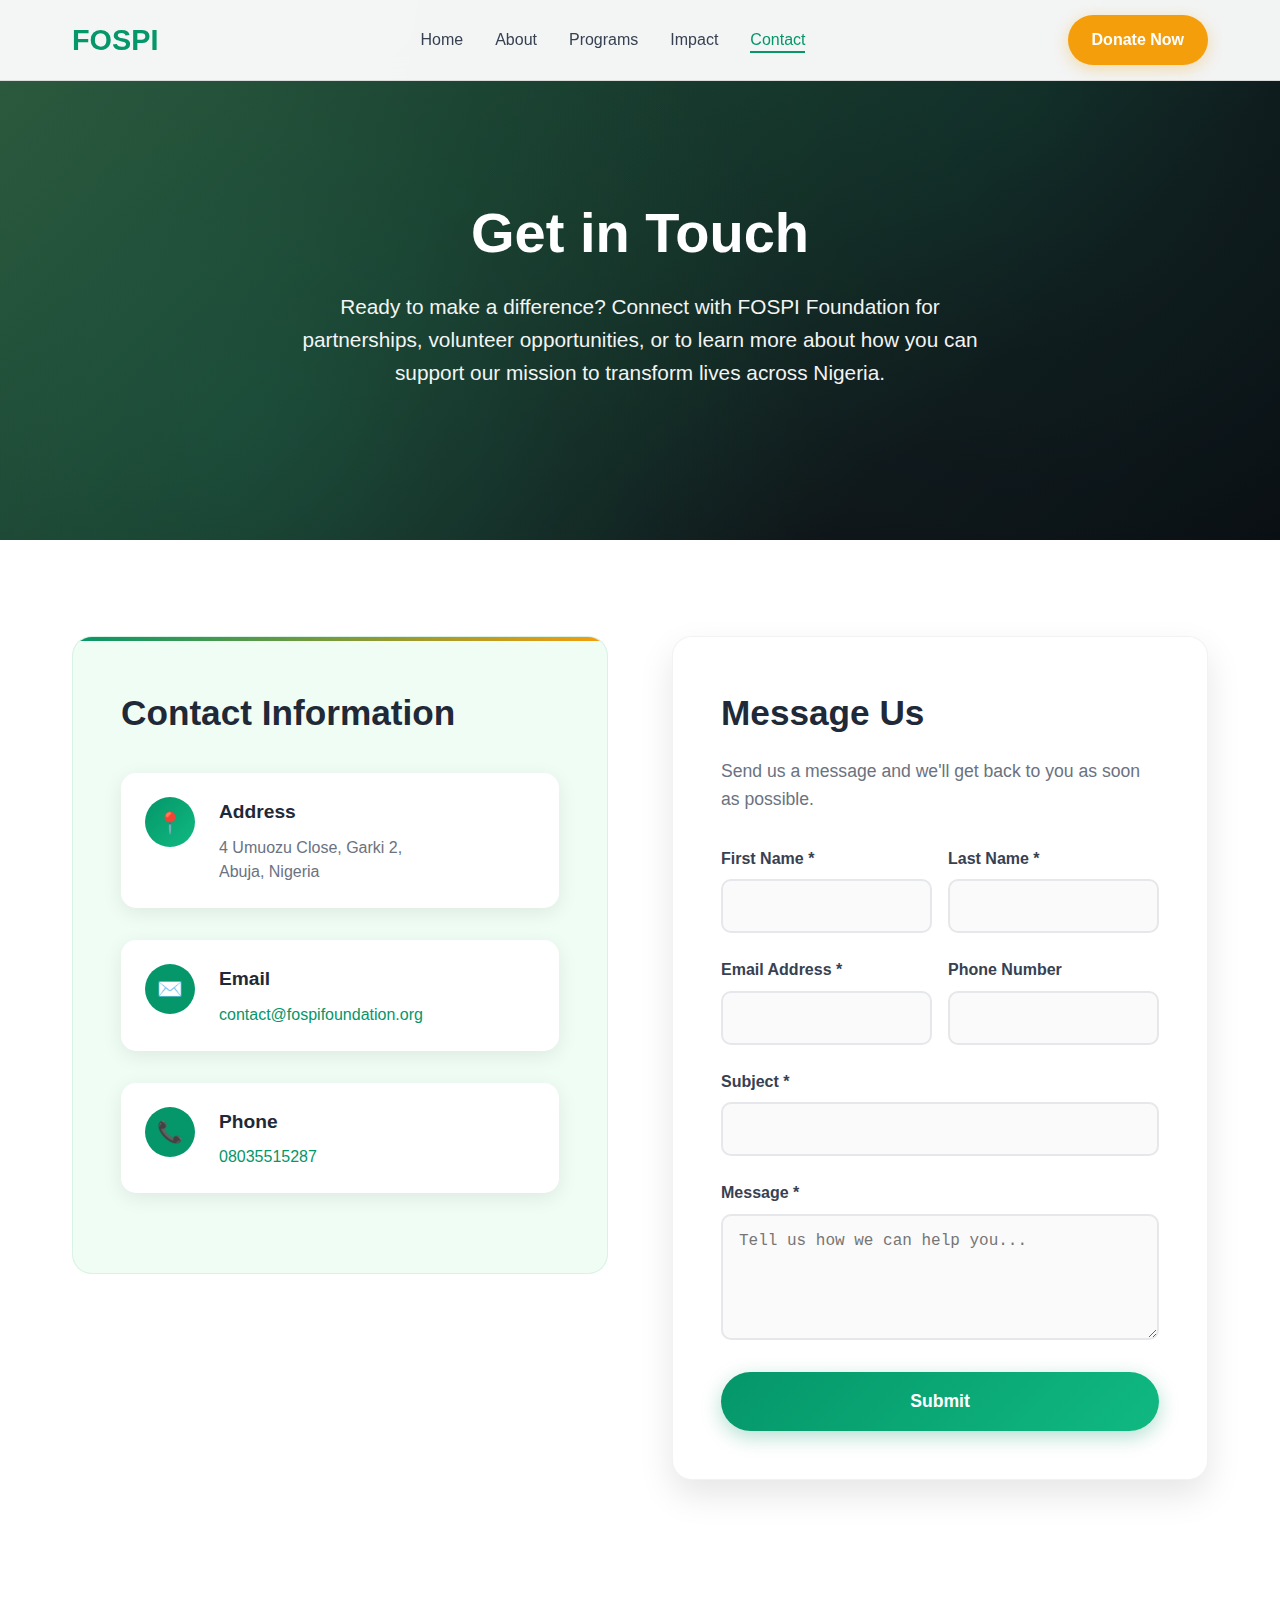
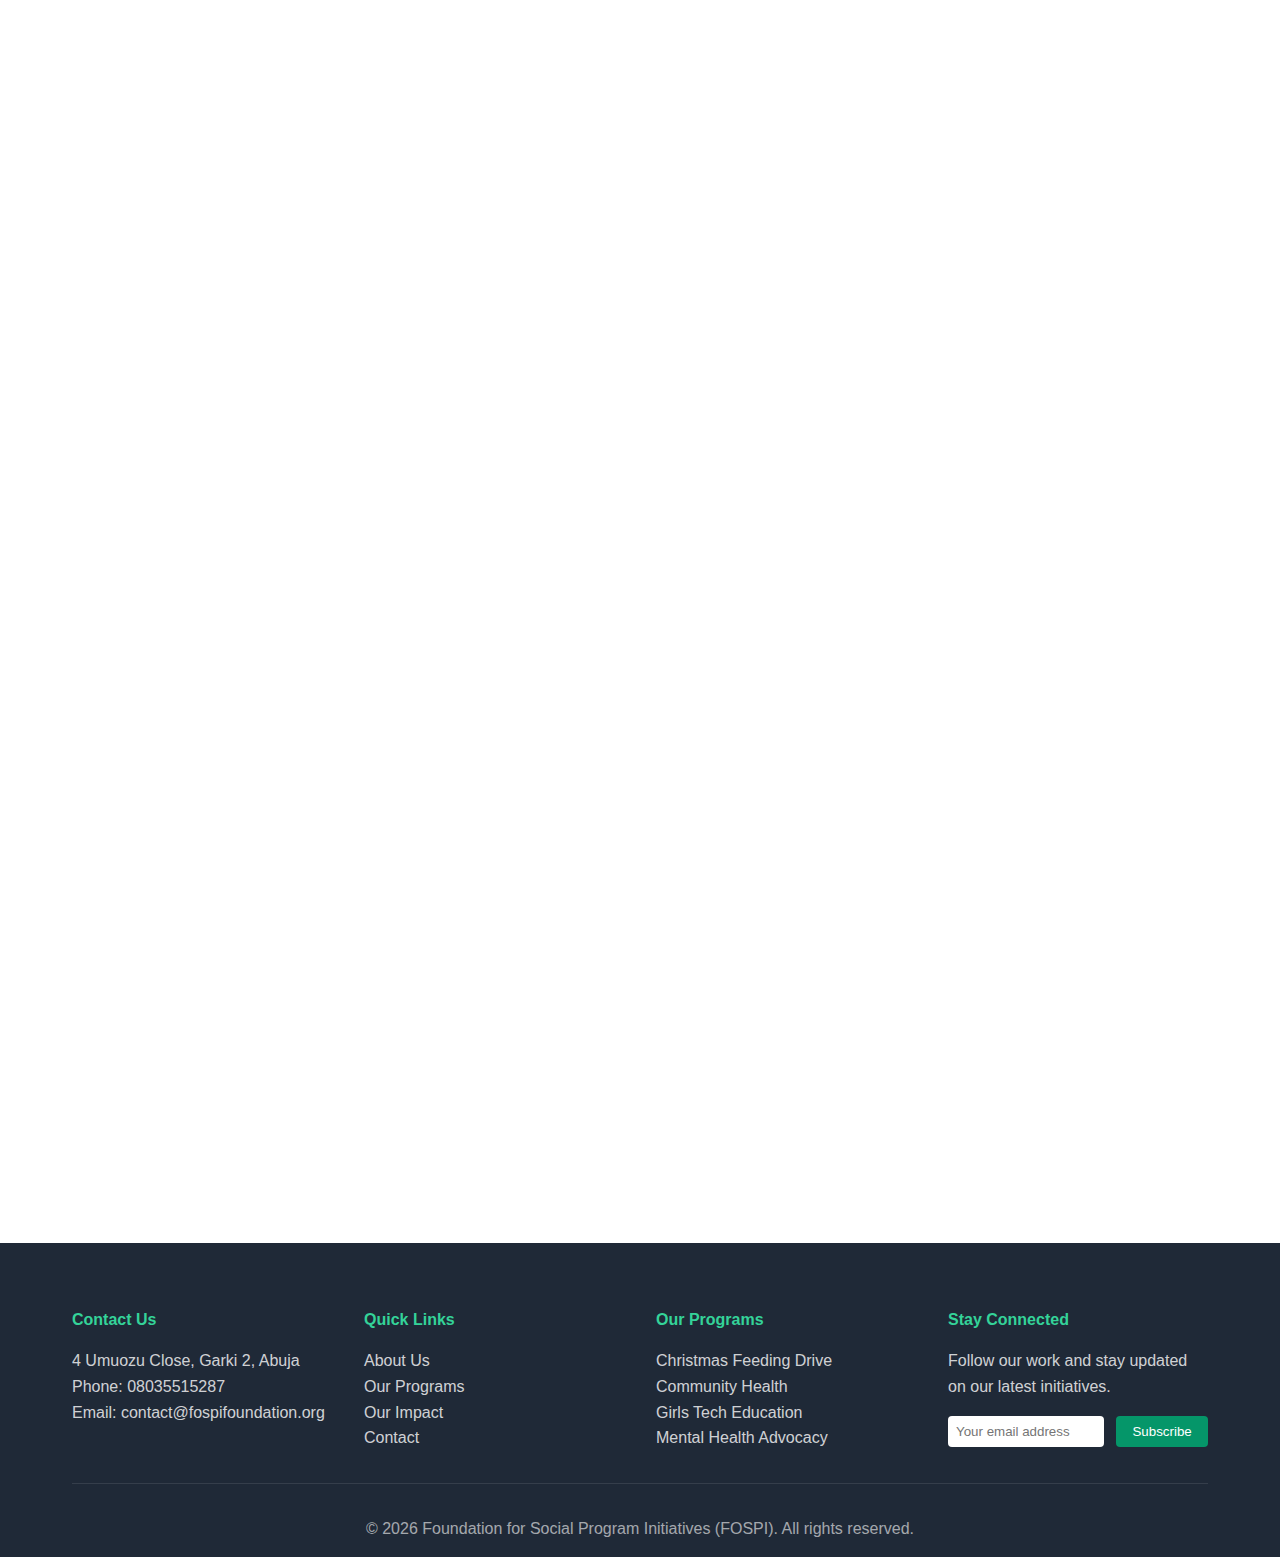
<file: contact.html>
<!DOCTYPE html>
<html lang="en">
<head>
    <meta charset="UTF-8">
    <meta name="viewport" content="width=device-width, initial-scale=1.0">
    <title>Contact Us - FOSPI Foundation</title>
    <meta name="description" content="Get in touch with FOSPI Foundation. Contact us for partnerships, volunteer opportunities, or to learn more about our programs across Nigeria.">
    <style>
        * {
            margin: 0;
            padding: 0;
            box-sizing: border-box;
        }

        :root {
            --primary-color: #059669;
            --secondary-color: #f59e0b;
            --accent-color: #34d399;
            --tertiary-color: #10b981;
            --dark-color: #1f2937;
            --light-color: #f0fdf4;
            --text-dark: #374151;
            --text-light: #6b7280;
            --white: #ffffff;
            --green-50: #ecfdf5;
            --green-100: #d1fae5;
            --green-600: #059669;
            --green-700: #047857;
            --green-800: #065f46;
            --grey-green: #374151;
            --hero-green-start: #2d5a3d;
            --hero-green-mid: #1a3d2e;
            --hero-navy-dark: #0f1419;
            --hero-navy-deep: #0a0e13;
            --error-color: #ef4444;
            --success-color: #10b981;
        }

        body {
            font-family: 'Segoe UI', Tahoma, Geneva, Verdana, sans-serif;
            line-height: 1.6;
            color: var(--text-dark);
            overflow-x: hidden;
        }

        /* Header & Navigation - Same as other pages */
        .header {
            position: fixed;
            top: 0;
            width: 100%;
            background: rgba(255, 255, 255, 0.95);
            backdrop-filter: blur(10px);
            z-index: 1000;
            transition: all 0.3s ease;
            border-bottom: 1px solid rgba(0, 0, 0, 0.1);
        }

        .nav-container {
            max-width: 1200px;
            margin: 0 auto;
            padding: 0 2rem;
            display: flex;
            justify-content: space-between;
            align-items: center;
            height: 80px;
            position: relative;
        }

        .logo {
            font-size: 1.8rem;
            font-weight: 700;
            color: var(--primary-color);
            text-decoration: none;
            z-index: 1001;
        }

        .nav-menu {
            display: flex;
            list-style: none;
            gap: 2rem;
            transition: all 0.3s ease;
        }

        .nav-menu a {
            text-decoration: none;
            color: var(--text-dark);
            font-weight: 500;
            transition: color 0.3s ease;
            position: relative;
        }

        .nav-menu a:hover,
        .nav-menu a.active {
            color: var(--primary-color);
        }

        .nav-menu a::after {
            content: '';
            position: absolute;
            width: 0;
            height: 2px;
            bottom: -5px;
            left: 0;
            background-color: var(--primary-color);
            transition: width 0.3s ease;
        }

        .nav-menu a:hover::after,
        .nav-menu a.active::after {
            width: 100%;
        }

        .donate-btn {
            background: var(--secondary-color);
            color: white;
            padding: 0.75rem 1.5rem;
            border-radius: 50px;
            text-decoration: none;
            font-weight: 600;
            transition: all 0.3s ease;
            box-shadow: 0 4px 15px rgba(245, 158, 11, 0.3);
            z-index: 1001;
        }

        .donate-btn:hover {
            transform: translateY(-2px);
            box-shadow: 0 8px 25px rgba(245, 158, 11, 0.4);
        }

        /* Mobile Menu */
        .mobile-menu {
            display: none;
            flex-direction: column;
            justify-content: space-around;
            cursor: pointer;
            padding: 8px;
            z-index: 1002;
            position: relative;
            width: 35px;
            height: 35px;
            background: transparent;
            border: none;
            outline: none;
        }

        .mobile-menu span {
            display: block;
            width: 25px;
            height: 3px;
            background: var(--text-dark);
            border-radius: 3px;
            transition: all 0.3s cubic-bezier(0.25, 0.46, 0.45, 0.94);
            transform-origin: center;
            position: relative;
        }

        .mobile-menu.active span:nth-child(1) {
            transform: translateY(9px) rotate(45deg);
            background: var(--primary-color);
        }

        .mobile-menu.active span:nth-child(2) {
            opacity: 0;
            transform: translateX(-20px);
        }

        .mobile-menu.active span:nth-child(3) {
            transform: translateY(-9px) rotate(-45deg);
            background: var(--primary-color);
        }

        .mobile-menu:hover span {
            background: var(--primary-color);
        }

        /* Mobile Navigation */
        .mobile-nav-overlay {
            position: fixed;
            top: 0;
            left: 0;
            width: 100%;
            height: 100vh;
            background: rgba(0, 0, 0, 0.5);
            backdrop-filter: blur(5px);
            z-index: 999;
            opacity: 0;
            visibility: hidden;
            transition: all 0.3s ease;
        }

        .mobile-nav-overlay.active {
            opacity: 1;
            visibility: visible;
        }

        .mobile-nav-dropdown {
            position: fixed;
            top: 80px;
            right: -100%;
            width: 300px;
            height: calc(100vh - 80px);
            background: white;
            z-index: 1000;
            transition: all 0.4s cubic-bezier(0.25, 0.46, 0.45, 0.94);
            box-shadow: -5px 0 25px rgba(0, 0, 0, 0.1);
            overflow-y: auto;
        }

        .mobile-nav-dropdown.active {
            right: 0;
        }

        .mobile-nav-content {
            padding: 2rem;
        }

        .mobile-nav-menu {
            list-style: none;
            margin-bottom: 2rem;
        }

        .mobile-nav-menu li {
            margin-bottom: 1rem;
            opacity: 0;
            transform: translateX(30px);
            transition: all 0.3s ease;
        }

        .mobile-nav-dropdown.active .mobile-nav-menu li {
            opacity: 1;
            transform: translateX(0);
        }

        .mobile-nav-dropdown.active .mobile-nav-menu li:nth-child(1) { transition-delay: 0.1s; }
        .mobile-nav-dropdown.active .mobile-nav-menu li:nth-child(2) { transition-delay: 0.2s; }
        .mobile-nav-dropdown.active .mobile-nav-menu li:nth-child(3) { transition-delay: 0.3s; }
        .mobile-nav-dropdown.active .mobile-nav-menu li:nth-child(4) { transition-delay: 0.4s; }
        .mobile-nav-dropdown.active .mobile-nav-menu li:nth-child(5) { transition-delay: 0.5s; }

        .mobile-nav-menu a {
            display: block;
            padding: 1rem 0;
            text-decoration: none;
            color: var(--text-dark);
            font-weight: 500;
            font-size: 1.1rem;
            border-bottom: 1px solid rgba(0, 0, 0, 0.1);
            transition: all 0.3s ease;
            position: relative;
        }

        .mobile-nav-menu a:hover {
            color: var(--primary-color);
            padding-left: 1rem;
        }

        .mobile-nav-menu a::before {
            content: '';
            position: absolute;
            left: 0;
            top: 50%;
            transform: translateY(-50%);
            width: 0;
            height: 2px;
            background: var(--primary-color);
            transition: width 0.3s ease;
        }

        .mobile-nav-menu a:hover::before {
            width: 20px;
        }

        .mobile-donate-btn {
            background: linear-gradient(135deg, var(--primary-color), var(--accent-color));
            color: white;
            padding: 1rem 2rem;
            border-radius: 50px;
            text-decoration: none;
            font-weight: 600;
            display: block;
            text-align: center;
            margin-top: 2rem;
            box-shadow: 0 6px 20px rgba(30, 119, 18, 0.3);
            transition: all 0.3s ease;
            opacity: 0;
            transform: translateY(20px);
        }

        .mobile-nav-dropdown.active .mobile-donate-btn {
            opacity: 1;
            transform: translateY(0);
            transition-delay: 0.5s;
        }

        .mobile-donate-btn:hover {
            transform: translateY(-3px);
            box-shadow: 0 10px 30px rgba(30, 119, 18, 0.4);
        }

        .mobile-nav-footer {
            margin-top: 3rem;
            padding-top: 2rem;
            border-top: 1px solid rgba(0, 0, 0, 0.1);
            opacity: 0;
            transform: translateY(20px);
            transition: all 0.3s ease;
        }

        .mobile-nav-dropdown.active .mobile-nav-footer {
            opacity: 1;
            transform: translateY(0);
            transition-delay: 0.6s;
        }

        .contact-info {
            text-align: center;
            color: var(--text-light);
            font-size: 0.9rem;
            line-height: 1.6;
        }

        .contact-info strong {
            color: var(--primary-color);
            font-size: 1rem;
            margin-bottom: 0.5rem;
            display: block;
        }

        /* Hero Section */
        .hero {
            background: linear-gradient(135deg, 
                var(--hero-green-start) 0%, 
                var(--hero-green-mid) 35%, 
                var(--hero-navy-dark) 75%, 
                var(--hero-navy-deep) 100%);
            min-height: 60vh;
            display: flex;
            align-items: center;
            position: relative;
            overflow: hidden;
            padding-top: 80px;
        }

        .hero::before {
            content: '';
            position: absolute;
            top: 0;
            left: 0;
            right: 0;
            bottom: 0;
            background: 
                radial-gradient(circle at 20% 80%, rgba(52, 211, 153, 0.15) 0%, transparent 50%),
                radial-gradient(circle at 80% 20%, rgba(16, 185, 129, 0.12) 0%, transparent 50%);
            opacity: 0.8;
        }

        .hero-container {
            max-width: 1200px;
            margin: 0 auto;
            padding: 2rem;
            position: relative;
            z-index: 2;
            text-align: center;
            color: white;
        }

        .hero-content h1 {
            font-size: 3.5rem;
            font-weight: 800;
            margin-bottom: 1.5rem;
            line-height: 1.2;
            animation: heroTitleSlide 1s ease-out;
        }

        .hero-content p {
            font-size: 1.3rem;
            opacity: 0.95;
            margin-bottom: 2rem;
            max-width: 700px;
            margin-left: auto;
            margin-right: auto;
            animation: heroTextSlide 1s ease-out 0.3s both;
        }

        @keyframes heroTitleSlide {
            from { opacity: 0; transform: translateY(-50px); }
            to { opacity: 1; transform: translateY(0); }
        }

        @keyframes heroTextSlide {
            from { opacity: 0; transform: translateY(30px); }
            to { opacity: 1; transform: translateY(0); }
        }

        /* Contact Section */
        .contact-section {
            padding: 6rem 0;
            background: var(--white);
        }

        .section-container {
            max-width: 1200px;
            margin: 0 auto;
            padding: 0 2rem;
        }

        .contact-grid {
            display: grid;
            grid-template-columns: 1fr 1fr;
            gap: 4rem;
            align-items: start;
        }

        /* Contact Information */
        .contact-info-section {
            background: var(--light-color);
            padding: 3rem;
            border-radius: 20px;
            border: 1px solid rgba(5, 150, 105, 0.1);
            position: relative;
            overflow: hidden;
        }

        .contact-info-section::before {
            content: '';
            position: absolute;
            top: 0;
            left: 0;
            right: 0;
            height: 4px;
            background: linear-gradient(90deg, var(--primary-color), var(--secondary-color));
        }

        .contact-info-section h2 {
            font-size: 2.2rem;
            font-weight: 700;
            color: var(--dark-color);
            margin-bottom: 2rem;
        }

        .contact-item {
            display: flex;
            align-items: flex-start;
            margin-bottom: 2rem;
            padding: 1.5rem;
            background: white;
            border-radius: 15px;
            box-shadow: 0 5px 20px rgba(0, 0, 0, 0.08);
            transition: all 0.3s ease;
        }

        .contact-item:hover {
            transform: translateY(-5px);
            box-shadow: 0 10px 30px rgba(0, 0, 0, 0.12);
        }

        .contact-icon {
            width: 50px;
            height: 50px;
            border-radius: 50%;
            display: flex;
            align-items: center;
            justify-content: center;
            margin-right: 1.5rem;
            font-size: 1.3rem;
            color: white;
            flex-shrink: 0;
        }

        .contact-icon.address {
            background: linear-gradient(135deg, var(--primary-color), var(--tertiary-color));
        }

        .contact-icon.email {
            background: linear-gradient(135deg, var(--primary-color), var(--primary-color));
        }

        .contact-icon.phone {
            background: linear-gradient(135deg, var(--primary-color), var(--primary-color));
        }

        .contact-details h3 {
            font-size: 1.2rem;
            font-weight: 600;
            color: var(--dark-color);
            margin-bottom: 0.5rem;
        }

        .contact-details p {
            color: var(--text-light);
            line-height: 1.5;
        }

        .contact-details a {
            color: var(--primary-color);
            text-decoration: none;
            transition: color 0.3s ease;
        }

        .contact-details a:hover {
            color: var(--tertiary-color);
        }

        /* Contact Form */
        .contact-form-section {
            background: white;
            padding: 3rem;
            border-radius: 20px;
            box-shadow: 0 15px 35px rgba(0, 0, 0, 0.1);
            border: 1px solid rgba(0, 0, 0, 0.05);
        }

        .contact-form-section h2 {
            font-size: 2.2rem;
            font-weight: 700;
            color: var(--dark-color);
            margin-bottom: 1rem;
        }

        .form-subtitle {
            color: var(--text-light);
            font-size: 1.1rem;
            margin-bottom: 2rem;
        }

        .form-group {
            margin-bottom: 1.5rem;
        }

        .form-row {
            display: grid;
            grid-template-columns: 1fr 1fr;
            gap: 1rem;
        }

        .form-group label {
            display: block;
            margin-bottom: 0.5rem;
            font-weight: 600;
            color: var(--text-dark);
        }

        .form-input {
            width: 100%;
            padding: 1rem;
            border: 2px solid #e5e7eb;
            border-radius: 10px;
            font-size: 1rem;
            transition: all 0.3s ease;
            background: #fafafa;
        }

        .form-input:focus {
            outline: none;
            border-color: var(--primary-color);
            background: white;
            box-shadow: 0 0 0 3px rgba(5, 150, 105, 0.1);
        }

        .form-input.error {
            border-color: var(--error-color);
            background: #fef2f2;
        }

        .form-input.success {
            border-color: var(--success-color);
            background: #f0fdf4;
        }

        textarea.form-input {
            min-height: 120px;
            resize: vertical;
        }

        .error-message {
            color: var(--error-color);
            font-size: 0.8rem;
            margin-top: 0.25rem;
            display: none;
        }

        .error-message.show {
            display: block;
        }

        .submit-btn {
            background: linear-gradient(135deg, var(--primary-color), var(--tertiary-color));
            color: white;
            padding: 1.2rem 2.5rem;
            border: none;
            border-radius: 50px;
            font-size: 1.1rem;
            font-weight: 600;
            cursor: pointer;
            transition: all 0.3s ease;
            width: 100%;
            box-shadow: 0 6px 20px rgba(5, 150, 105, 0.3);
            position: relative;
            overflow: hidden;
        }

        .submit-btn:hover {
            transform: translateY(-2px);
            box-shadow: 0 10px 30px rgba(5, 150, 105, 0.4);
        }

        .submit-btn:active {
            transform: translateY(0);
        }

        .submit-btn.loading {
            pointer-events: none;
            opacity: 0.8;
        }

        .submit-btn.loading::after {
            content: '';
            position: absolute;
            top: 50%;
            left: 50%;
            transform: translate(-50%, -50%);
            width: 20px;
            height: 20px;
            border: 2px solid transparent;
            border-top: 2px solid white;
            border-radius: 50%;
            animation: spin 1s linear infinite;
        }

        @keyframes spin {
            0% { transform: translate(-50%, -50%) rotate(0deg); }
            100% { transform: translate(-50%, -50%) rotate(360deg); }
        }

        /* Success/Error Messages */
        .form-message {
            padding: 1rem;
            border-radius: 10px;
            margin-bottom: 1.5rem;
            display: none;
            text-align: center;
            font-weight: 500;
        }

        .form-message.success {
            background: #f0fdf4;
            color: var(--success-color);
            border: 1px solid #bbf7d0;
        }

        .form-message.error {
            background: #fef2f2;
            color: var(--error-color);
            border: 1px solid #fecaca;
        }

        .form-message.show {
            display: block;
        }

        /* Map Section */
        .map-section {
            padding: 6rem 0;
            background: var(--light-color);
        }

        .map-container {
            background: white;
            border-radius: 20px;
            overflow: hidden;
            box-shadow: 0 15px 35px rgba(0, 0, 0, 0.1);
            height: 500px;
            position: relative;
            width: 100%;
        }

        .map-container iframe {
            width: 100%;
            height: 100%;
            border: 0;
            display: block;
        }

        .map-placeholder {
            width: 100%;
            height: 100%;
            background: linear-gradient(135deg, var(--primary-color), var(--tertiary-color));
            display: flex;
            flex-direction: column;
            align-items: center;
            justify-content: center;
            color: white;
            text-align: center;
            padding: 2rem;
        }

        .map-placeholder h3 {
            font-size: 1.5rem;
            margin-bottom: 1rem;
        }

        .map-placeholder p {
            opacity: 0.9;
            line-height: 1.5;
        }

        /* CTA Section */
        .cta-section {
            padding: 6rem 0;
            background: linear-gradient(135deg, var(--primary-color) 0%, var(--tertiary-color) 100%);
            color: white;
            text-align: center;
            position: relative;
            overflow: hidden;
        }

        .cta-section::before {
            content: '';
            position: absolute;
            top: 0;
            left: 0;
            right: 0;
            bottom: 0;
            background: url('data:image/svg+xml,<svg xmlns="http://www.w3.org/2000/svg" viewBox="0 0 100 100"><defs><pattern id="hearts" width="50" height="50" patternUnits="userSpaceOnUse"><path d="M25,35 C25,25 35,25 35,35 C35,25 45,25 45,35 C45,45 35,55 25,35 Z" fill="white" opacity="0.05"/></pattern></defs><rect width="100" height="100" fill="url(%23hearts)"/></svg>');
            animation: floatPattern 20s ease-in-out infinite;
        }

        @keyframes floatPattern {
            0%, 100% { transform: translateY(0px); }
            50% { transform: translateY(-20px); }
        }

        .cta-content {
            position: relative;
            z-index: 1;
            max-width: 700px;
            margin: 0 auto;
        }

        .cta-section h2 {
            font-size: 3rem;
            font-weight: 700;
            margin-bottom: 1rem;
        }

        .cta-section p {
            font-size: 1.3rem;
            opacity: 0.95;
            margin-bottom: 2.5rem;
            line-height: 1.6;
        }

        .cta-donate-btn {
            background: var(--secondary-color);
            color: white;
            padding: 1.5rem 3rem;
            border: none;
            border-radius: 50px;
            font-size: 1.2rem;
            font-weight: 700;
            text-decoration: none;
            display: inline-block;
            transition: all 0.3s ease;
            box-shadow: 0 8px 25px rgba(245, 158, 11, 0.4);
            text-transform: uppercase;
            letter-spacing: 1px;
        }

        .cta-donate-btn:hover {
            transform: translateY(-3px);
            box-shadow: 0 15px 35px rgba(245, 158, 11, 0.5);
        }

        /* Footer */
        .footer {
            background: var(--dark-color);
            color: white;
            padding: 4rem 0 1rem;
        }

        .footer-content {
            display: grid;
            grid-template-columns: repeat(auto-fit, minmax(250px, 1fr));
            gap: 2rem;
            margin-bottom: 2rem;
        }

        .footer-section h4 {
            margin-bottom: 1rem;
            color: var(--accent-color);
            font-weight: 600;
        }

        .footer-section p, .footer-section a {
            color: rgba(255, 255, 255, 0.8);
            text-decoration: none;
            line-height: 1.6;
            transition: color 0.3s ease;
        }

        .footer-section a:hover {
            color: var(--accent-color);
        }

        .footer-bottom {
            text-align: center;
            padding-top: 2rem;
            border-top: 1px solid rgba(255, 255, 255, 0.1);
            color: rgba(255, 255, 255, 0.6);
        }

        /* Animations */
        .scroll-animate {
            opacity: 0;
            transform: translateY(30px);
            transition: all 0.8s ease;
        }

        .scroll-animate.visible {
            opacity: 1;
            transform: translateY(0);
        }

        /* Mobile Responsive */
        @media (max-width: 768px) {
            .nav-menu {
                display: none;
            }

            .mobile-menu {
                display: flex;
            }

            .mobile-nav-dropdown {
                width: 100%;
                right: -100%;
            }

            .hero-content h1 {
                font-size: 2.5rem;
            }

            .hero-content p {
                font-size: 1.1rem;
            }

            .contact-grid {
                grid-template-columns: 1fr;
                gap: 2rem;
            }

            .contact-info-section,
            .contact-form-section {
                padding: 2rem;
            }

            .form-row {
                grid-template-columns: 1fr;
                gap: 1rem;
            }

            .contact-item {
                padding: 1rem;
            }

            .contact-icon {
                width: 40px;
                height: 40px;
                font-size: 1.1rem;
                margin-right: 1rem;
            }

            .cta-section h2 {
                font-size: 2rem;
            }

            .cta-donate-btn {
                padding: 1.2rem 2rem;
                font-size: 1rem;
            }
        }

        @media (max-width: 480px) {
            .hero-content h1 {
                font-size: 2rem;
            }

            .contact-info-section,
            .contact-form-section {
                padding: 1.5rem;
            }

            .contact-item {
                flex-direction: column;
                text-align: center;
                padding: 1.5rem;
            }

            .contact-icon {
                margin-right: 0;
                margin-bottom: 1rem;
            }
        }

        /* Accessibility */
        .sr-only {
            position: absolute;
            width: 1px;
            height: 1px;
            padding: 0;
            margin: -1px;
            overflow: hidden;
            clip: rect(0, 0, 0, 0);
            white-space: nowrap;
            border: 0;
        }

        /* Focus styles */
        .submit-btn:focus,
        .donate-btn:focus,
        .mobile-menu:focus,
        .form-input:focus {
            outline: 3px solid var(--secondary-color);
            outline-offset: 2px;
        }

        /* High contrast mode */
        @media (prefers-contrast: high) {
            :root {
                --primary-color: #047857;
                --secondary-color: #ff6600;
                --text-dark: #000000;
            }
        }

        /* Reduced motion */
        @media (prefers-reduced-motion: reduce) {
            * {
                animation-duration: 0.01ms !important;
                animation-iteration-count: 1 !important;
                transition-duration: 0.01ms !important;
            }
        }

        /* Body scroll lock when mobile menu is open */
        body.mobile-menu-open {
            overflow: hidden;
        }
    </style>
</head>
<body>
    <!-- Header -->
    <header class="header" role="banner">
        <nav class="nav-container" role="navigation" aria-label="Main navigation">
            <a href="./index.html" class="logo" aria-label="FOSPI Foundation Home">FOSPI</a>
            
            <ul class="nav-menu">
                <li><a href="./index.html">Home</a></li>
                <li><a href="./about.html">About</a></li>
                <li><a href="./programs.html">Programs</a></li>
                <li><a href="./impact.html">Impact</a></li>
                <li><a href="./contact.html" class="active" aria-current="page">Contact</a></li>
            </ul>
            
            <a href="./donate.html" class="donate-btn" aria-label="Donate to FOSPI Foundation">Donate Now</a>
            
            <button class="mobile-menu" aria-label="Toggle mobile navigation" aria-expanded="false" type="button">
                <span aria-hidden="true"></span>
                <span aria-hidden="true"></span>
                <span aria-hidden="true"></span>
            </button>
        </nav>

        <!-- Mobile Navigation Overlay -->
        <div class="mobile-nav-overlay"></div>

        <!-- Mobile Navigation Dropdown -->
        <div class="mobile-nav-dropdown">
            <div class="mobile-nav-content">
                <ul class="mobile-nav-menu">
                    <li><a href="./index.html">Home</a></li>
                    <li><a href="./about.html">About Us</a></li>
                    <li><a href="./programs.html">Our Programs</a></li>
                    <li><a href="./impact.html">Our Impact</a></li>
                    <li><a href="./contact.html">Contact</a></li>
                </ul>
                
                <a href="./donate.html" class="mobile-donate-btn">Donate Now</a>
                
                <div class="mobile-nav-footer">
                    <div class="contact-info">
                        <strong>Contact Us</strong><br>
                        4 Umuozu Close, Garki 2, Abuja, Nigeria<br>
                        📞 08035515287<br>
                        ✉️ contact@fospifoundation.org
                    </div>
                </div>
            </div>
        </div>
    </header>

    <!-- Hero Section -->
    <section class="hero" role="banner">
        <div class="hero-container">
            <div class="hero-content">
                <h1>Get in Touch</h1>
                <p>Ready to make a difference? Connect with FOSPI Foundation for partnerships, volunteer opportunities, or to learn more about how you can support our mission to transform lives across Nigeria.</p>
            </div>
        </div>
    </section>

    <!-- Contact Section -->
    <section class="contact-section scroll-animate">
        <div class="section-container">
            <div class="contact-grid">
                <!-- Contact Information -->
                <div class="contact-info-section">
                    <h2>Contact Information</h2>
                    
                    <div class="contact-item">
                        <div class="contact-icon address">📍</div>
                        <div class="contact-details">
                            <h3>Address</h3>
                            <p>4 Umuozu Close, Garki 2,<br>Abuja, Nigeria</p>
                        </div>
                    </div>

                    <div class="contact-item">
                        <div class="contact-icon email">✉️</div>
                        <div class="contact-details">
                            <h3>Email</h3>
                            <p><a href="mailto:contact@fospifoundation.org">contact@fospifoundation.org</a></p>
                        </div>
                    </div>

                    <div class="contact-item">
                        <div class="contact-icon phone">📞</div>
                        <div class="contact-details">
                            <h3>Phone</h3>
                            <p><a href="tel:+2348035515287">08035515287</a></p>
                        </div>
                    </div>
                </div>

                <!-- Contact Form -->
                <div class="contact-form-section">
                    <h2>Message Us</h2>
                    <p class="form-subtitle">Send us a message and we'll get back to you as soon as possible.</p>
                    
                    <div class="form-message" id="formMessage"></div>
                    
                    <form id="contactForm" class="contact-form">
                        <div class="form-row">
                            <div class="form-group">
                                <label for="firstName">First Name *</label>
                                <input type="text" id="firstName" name="firstName" class="form-input" required>
                                <div class="error-message" id="firstNameError">Please enter your first name</div>
                            </div>
                            <div class="form-group">
                                <label for="lastName">Last Name *</label>
                                <input type="text" id="lastName" name="lastName" class="form-input" required>
                                <div class="error-message" id="lastNameError">Please enter your last name</div>
                            </div>
                        </div>

                        <div class="form-row">
                            <div class="form-group">
                                <label for="email">Email Address *</label>
                                <input type="email" id="email" name="email" class="form-input" required>
                                <div class="error-message" id="emailError">Please enter a valid email address</div>
                            </div>
                            <div class="form-group">
                                <label for="phone">Phone Number</label>
                                <input type="tel" id="phone" name="phone" class="form-input">
                                <div class="error-message" id="phoneError">Please enter a valid phone number</div>
                            </div>
                        </div>

                        <div class="form-group">
                            <label for="subject">Subject *</label>
                            <input type="text" id="subject" name="subject" class="form-input" required>
                            <div class="error-message" id="subjectError">Please enter a subject</div>
                        </div>

                        <div class="form-group">
                            <label for="message">Message *</label>
                            <textarea id="message" name="message" class="form-input" rows="5" required placeholder="Tell us how we can help you..."></textarea>
                            <div class="error-message" id="messageError">Please enter your message</div>
                        </div>

                        <button type="submit" class="submit-btn" id="submitBtn">
                            <span class="btn-text">Submit</span>
                        </button>
                    </form>
                </div>
            </div>
        </div>
    </section>

    <!-- Map Section -->
    <section class="map-section scroll-animate">
        <div class="section-container">
            <h2 class="section-title">Find Us</h2>
            <p class="section-subtitle">Located in the heart of Abuja, Nigeria</p>
            
            <div class="map-container">
                <iframe src="https://www.google.com/maps/embed?pb=!1m18!1m12!1m3!1d3940.486942514994!2d7.492878610500731!3d9.019265891004332!2m3!1f0!2f0!3f0!3m2!1i1024!2i768!4f13.1!3m3!1m2!1s0x104e0c712d1e000f%3A0x6c136bfd8ada27d8!2s4%20Umuozu%20St%2C%20Garki%2C%20Abuja%20900110%2C%20Federal%20Capital%20Territory!5e0!3m2!1sen!2sng!4v1752224287666!5m2!1sen!2sng" allowfullscreen="" loading="lazy" referrerpolicy="no-referrer-when-downgrade"></iframe>
            </div>
        </div>
    </section>

    <!-- Call to Action -->
    <section class="cta-section scroll-animate">
        <div class="section-container">
            <div class="cta-content">
                <h2>GIVE US A HAND</h2>
                <p>Support us and change the course of a life today! Your contribution helps us expand our life-changing programs to reach more communities in need across Nigeria.</p>
                <a href="./donate.html" class="cta-donate-btn">Donate</a>
            </div>
        </div>
    </section>

    <!-- Footer -->
    <footer class="footer">
        <div class="section-container">
            <div class="footer-content">
                <div class="footer-section">
                    <h4>Contact Us</h4>
                    <p>4 Umuozu Close, Garki 2, Abuja</p>
                    <p><a href="tel:08035515287">Phone: 08035515287</a></p>
                    <p><a href="mailto:contact@fospifoundation.org">Email: contact@fospifoundation.org</a></p>
                </div>
                <div class="footer-section">
                    <h4>Quick Links</h4>
                    <p><a href="./about.html">About Us</a></p>
                    <p><a href="./programs.html">Our Programs</a></p>
                    <p><a href="./impact.html">Our Impact</a></p>
                    <p><a href="./contact.html">Contact</a></p>
                </div>
                <div class="footer-section">
                    <h4>Our Programs</h4>
                    <p><a href="./programs.html">Christmas Feeding Drive</a></p>
                    <p><a href="./programs.html">Community Health</a></p>
                    <p><a href="./programs.html">Girls Tech Education</a></p>
                    <p><a href="./programs.html">Mental Health Advocacy</a></p>
                </div>
                <div class="footer-section">
                    <h4>Stay Connected</h4>
                    <p>Follow our work and stay updated on our latest initiatives.</p>
                    <div style="margin-top: 1rem;">
                        <input type="email" id="newsletterEmail" placeholder="Your email address" style="padding: 0.5rem; margin-right: 0.5rem; border: none; border-radius: 4px; width: 60%;">
                        <button id="subscribeBtn" style="padding: 0.5rem 1rem; background: var(--primary-color); color: white; border: none; border-radius: 4px; cursor: pointer;">Subscribe</button>
                    </div>
                </div>
            </div>
            <div class="footer-bottom">
                <p>&copy; <span id="currentYear"></span> Foundation for Social Program Initiatives (FOSPI). All rights reserved.</p>
            </div>
        </div>
    </footer>

    <script>
        // Mobile menu functionality
        const mobileMenu = document.querySelector('.mobile-menu');
        const navOverlay = document.querySelector('.mobile-nav-overlay');
        const navDropdown = document.querySelector('.mobile-nav-dropdown');
        const body = document.body;
        let isMenuOpen = false;

        function toggleMobileMenu() {
            isMenuOpen = !isMenuOpen;
            
            if (isMenuOpen) {
                mobileMenu.classList.add('active');
                navOverlay.classList.add('active');
                navDropdown.classList.add('active');
                body.classList.add('mobile-menu-open');
                mobileMenu.setAttribute('aria-expanded', 'true');
            } else {
                mobileMenu.classList.remove('active');
                navOverlay.classList.remove('active');
                navDropdown.classList.remove('active');
                body.classList.remove('mobile-menu-open');
                mobileMenu.setAttribute('aria-expanded', 'false');
            }
        }

        mobileMenu.addEventListener('click', toggleMobileMenu);
        navOverlay.addEventListener('click', toggleMobileMenu);

        // Close menu when clicking on navigation links
        const mobileNavLinks = document.querySelectorAll('.mobile-nav-menu a, .mobile-donate-btn');
        mobileNavLinks.forEach(link => {
            link.addEventListener('click', () => {
                if (isMenuOpen) {
                    toggleMobileMenu();
                }
            });
        });

        // Close menu on escape key
        document.addEventListener('keydown', (e) => {
            if (e.key === 'Escape' && isMenuOpen) {
                toggleMobileMenu();
            }
        });

        // Prevent menu from staying open on window resize
        window.addEventListener('resize', () => {
            if (window.innerWidth > 768 && isMenuOpen) {
                toggleMobileMenu();
            }
        });

        // Scroll animations
        function animateOnScroll() {
            const elements = document.querySelectorAll('.scroll-animate');
            elements.forEach(element => {
                const elementTop = element.getBoundingClientRect().top;
                const elementVisible = 150;
                
                if (elementTop < window.innerHeight - elementVisible) {
                    element.classList.add('visible');
                }
            });
        }

        window.addEventListener('scroll', animateOnScroll);
        animateOnScroll(); // Initial check

        // Header background on scroll
        window.addEventListener('scroll', () => {
            const header = document.querySelector('.header');
            if (window.scrollY > 100) {
                header.style.background = 'rgba(255, 255, 255, 0.98)';
            } else {
                header.style.background = 'rgba(255, 255, 255, 0.95)';
            }
        });

        // Form validation and submission
        class ContactForm {
            constructor() {
                this.form = document.getElementById('contactForm');
                this.submitBtn = document.getElementById('submitBtn');
                this.formMessage = document.getElementById('formMessage');
                this.init();
            }

            init() {
                this.form.addEventListener('submit', (e) => this.handleSubmit(e));
                this.addRealTimeValidation();
            }

            addRealTimeValidation() {
                const inputs = this.form.querySelectorAll('.form-input');
                inputs.forEach(input => {
                    input.addEventListener('blur', () => this.validateField(input));
                    input.addEventListener('input', () => this.clearFieldError(input));
                });
            }

            validateField(field) {
                const value = field.value.trim();
                const fieldName = field.name;
                let isValid = true;
                let errorMessage = '';

                // Reset field state
                field.classList.remove('error', 'success');
                this.hideFieldError(fieldName);

                // Required field check
                if (field.hasAttribute('required') && !value) {
                    errorMessage = `Please enter your ${fieldName.replace(/([A-Z])/g, ' $1').toLowerCase()}`;
                    isValid = false;
                }

                // Specific validation rules
                switch (fieldName) {
                    case 'email':
                        if (value && !this.isValidEmail(value)) {
                            errorMessage = 'Please enter a valid email address';
                            isValid = false;
                        }
                        break;
                    case 'phone':
                        if (value && !this.isValidPhone(value)) {
                            errorMessage = 'Please enter a valid phone number';
                            isValid = false;
                        }
                        break;
                    case 'firstName':
                    case 'lastName':
                        if (value && value.length < 2) {
                            errorMessage = 'Name must be at least 2 characters long';
                            isValid = false;
                        }
                        break;
                    case 'subject':
                        if (value && value.length < 3) {
                            errorMessage = 'Subject must be at least 3 characters long';
                            isValid = false;
                        }
                        break;
                    case 'message':
                        if (value && value.length < 10) {
                            errorMessage = 'Message must be at least 10 characters long';
                            isValid = false;
                        }
                        break;
                }

                if (!isValid) {
                    field.classList.add('error');
                    this.showFieldError(fieldName, errorMessage);
                } else if (value) {
                    field.classList.add('success');
                }

                return isValid;
            }

            isValidEmail(email) {
                const emailRegex = /^[^\s@]+@[^\s@]+\.[^\s@]+$/;
                return emailRegex.test(email);
            }

            isValidPhone(phone) {
                const phoneRegex = /^[\+]?[\d\s\-\(\)]{8,}$/;
                return phoneRegex.test(phone);
            }

            showFieldError(fieldName, message) {
                const errorElement = document.getElementById(`${fieldName}Error`);
                if (errorElement) {
                    errorElement.textContent = message;
                    errorElement.classList.add('show');
                }
            }

            hideFieldError(fieldName) {
                const errorElement = document.getElementById(`${fieldName}Error`);
                if (errorElement) {
                    errorElement.classList.remove('show');
                }
            }

            clearFieldError(field) {
                if (field.classList.contains('error')) {
                    field.classList.remove('error');
                    this.hideFieldError(field.name);
                }
            }

            validateForm() {
                const inputs = this.form.querySelectorAll('.form-input[required]');
                let isValid = true;

                inputs.forEach(input => {
                    if (!this.validateField(input)) {
                        isValid = false;
                    }
                });

                return isValid;
            }

            showMessage(message, type) {
                this.formMessage.textContent = message;
                this.formMessage.className = `form-message ${type} show`;
                
                // Scroll to message
                this.formMessage.scrollIntoView({ behavior: 'smooth', block: 'center' });
                
                // Auto-hide after 5 seconds
                setTimeout(() => {
                    this.formMessage.classList.remove('show');
                }, 5000);
            }

            setLoading(loading) {
                if (loading) {
                    this.submitBtn.classList.add('loading');
                    this.submitBtn.disabled = true;
                    this.submitBtn.querySelector('.btn-text').textContent = 'Sending...';
                } else {
                    this.submitBtn.classList.remove('loading');
                    this.submitBtn.disabled = false;
                    this.submitBtn.querySelector('.btn-text').textContent = 'Submit';
                }
            }

            async handleSubmit(e) {
                e.preventDefault();
                
                // Validate form
                if (!this.validateForm()) {
                    this.showMessage('Please correct the errors above and try again.', 'error');
                    return;
                }

                // Set loading state
                this.setLoading(true);

                // Get form data
                const formData = new FormData(this.form);
                const data = Object.fromEntries(formData.entries());

                try {
                    // Simulate API call (replace with your actual endpoint)
                    await this.simulateFormSubmission(data);
                    
                    this.showMessage('Thank you for your message! We\'ll get back to you soon.', 'success');
                    this.form.reset();
                    
                    // Clear field states
                    this.form.querySelectorAll('.form-input').forEach(input => {
                        input.classList.remove('error', 'success');
                    });
                    
                } catch (error) {
                    console.error('Form submission error:', error);
                    this.showMessage('Sorry, there was an error sending your message. Please try again.', 'error');
                } finally {
                    this.setLoading(false);
                }
            }

            async simulateFormSubmission(data) {
                // Simulate network delay
                await new Promise(resolve => setTimeout(resolve, 2000));
                
                // Log form data (replace with actual API call)
                console.log('Form submitted with data:', data);
                
                // For production, replace with:
                // const response = await fetch('/api/contact', {
                //     method: 'POST',
                //     headers: { 'Content-Type': 'application/json' },
                //     body: JSON.stringify(data)
                // });
                // 
                // if (!response.ok) {
                //     throw new Error('Network response was not ok');
                // }
                // 
                // return response.json();
            }
        }

        // Initialize contact form
        document.addEventListener('DOMContentLoaded', () => {
            new ContactForm();
        });

        // Newsletter subscription functionality
        const subscribeBtn = document.getElementById('subscribeBtn');
        const newsletterEmail = document.getElementById('newsletterEmail');
        
        if (subscribeBtn && newsletterEmail) {
            subscribeBtn.addEventListener('click', () => {
                const email = newsletterEmail.value.trim();
                if (email && email.includes('@')) {
                    alert('Thank you for subscribing! You will receive updates from FOSPI Foundation.');
                    newsletterEmail.value = '';
                } else {
                    alert('Please enter a valid email address.');
                }
            });

            newsletterEmail.addEventListener('keypress', (e) => {
                if (e.key === 'Enter') {
                    subscribeBtn.click();
                }
            });
        }

        // Auto-update copyright year
        document.getElementById('currentYear').textContent = new Date().getFullYear();

        // Smooth scrolling for anchor links
        document.querySelectorAll('a[href^="#"]').forEach(anchor => {
            anchor.addEventListener('click', function (e) {
                e.preventDefault();
                const target = document.querySelector(this.getAttribute('href'));
                if (target) {
                    target.scrollIntoView({
                        behavior: 'smooth',
                        block: 'start'
                    });
                }
            });
        });

        // Enhanced scroll progress indicator
        const scrollProgress = document.createElement('div');
        scrollProgress.style.cssText = `
            position: fixed;
            top: 0;
            left: 0;
            width: 0%;
            height: 3px;
            background: linear-gradient(90deg, var(--primary-color), var(--accent-color));
            z-index: 9999;
            transition: width 0.3s ease;
        `;
        document.body.appendChild(scrollProgress);

        window.addEventListener('scroll', () => {
            const winScroll = document.body.scrollTop || document.documentElement.scrollTop;
            const height = document.documentElement.scrollHeight - document.documentElement.clientHeight;
            const scrolled = (winScroll / height) * 100;
            scrollProgress.style.width = scrolled + '%';
        });

        // Add ripple effect to buttons
        function createRipple(event) {
            const button = event.currentTarget;
            const circle = document.createElement('span');
            const diameter = Math.max(button.clientWidth, button.clientHeight);
            const radius = diameter / 2;

            circle.style.width = circle.style.height = `${diameter}px`;
            circle.style.left = `${event.clientX - button.offsetLeft - radius}px`;
            circle.style.top = `${event.clientY - button.offsetTop - radius}px`;
            circle.classList.add('ripple');

            const ripple = button.getElementsByClassName('ripple')[0];
            if (ripple) {
                ripple.remove();
            }

            button.appendChild(circle);
        }

        // Apply ripple effect to buttons
        document.querySelectorAll('.submit-btn, .mobile-donate-btn, .cta-donate-btn').forEach(button => {
            button.addEventListener('click', createRipple);
        });

        // Add ripple effect styles
        const rippleStyles = `
            .ripple {
                position: absolute;
                border-radius: 50%;
                transform: scale(0);
                animation: ripple 600ms linear;
                background-color: rgba(255, 255, 255, 0.6);
                pointer-events: none;
            }
            
            @keyframes ripple {
                to {
                    transform: scale(4);
                    opacity: 0;
                }
            }
            
            .submit-btn, .mobile-donate-btn, .cta-donate-btn {
                position: relative;
                overflow: hidden;
            }
        `;

        const styleSheet = document.createElement('style');
        styleSheet.textContent = rippleStyles;
        document.head.appendChild(styleSheet);

        // Accessibility improvements
        document.addEventListener('keydown', function(e) {
            if (e.key === 'Tab') {
                document.body.classList.add('using-keyboard');
            }
        });

        document.addEventListener('mousedown', function() {
            document.body.classList.remove('using-keyboard');
        });

        // Performance monitoring
        window.addEventListener('load', () => {
            const loadTime = performance.now();
            if (loadTime > 3000) {
                console.warn('Page load time exceeded 3 seconds');
            }
        });
    </script>
</body>
</html>
</file>
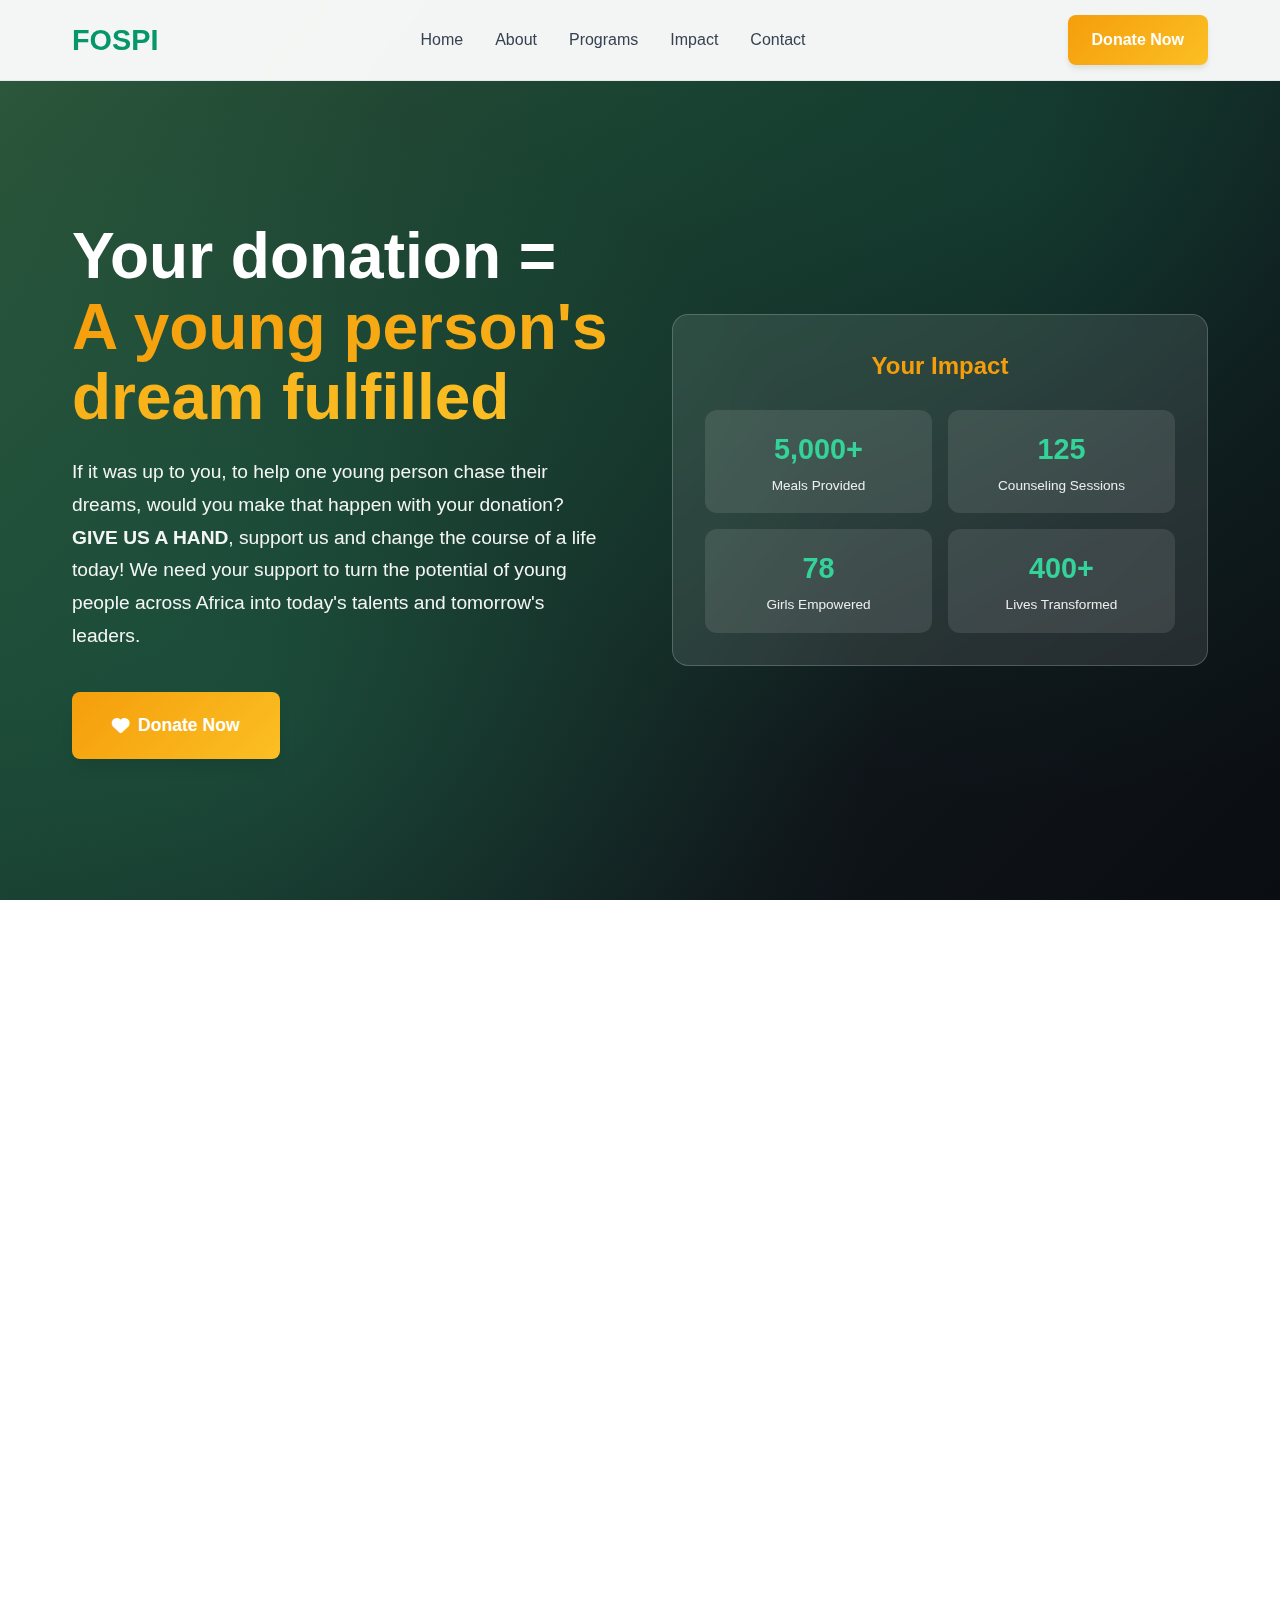
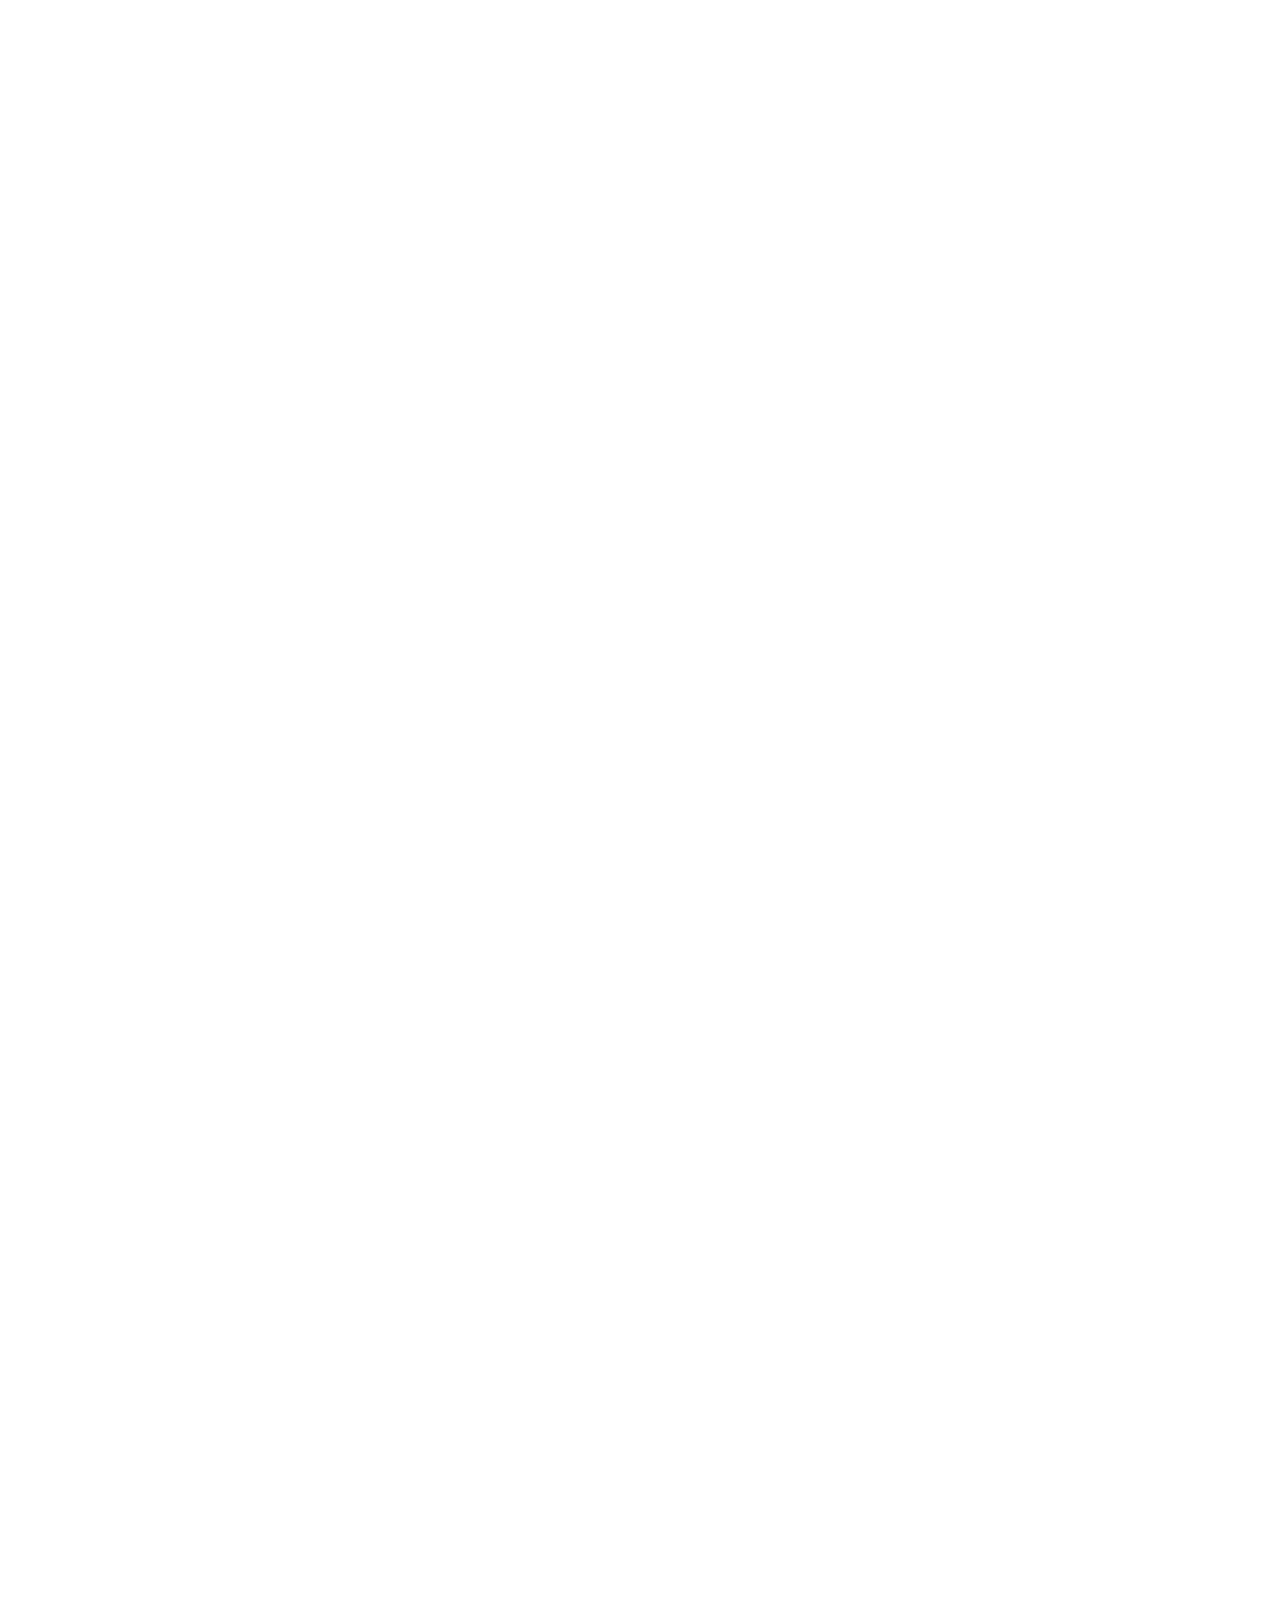
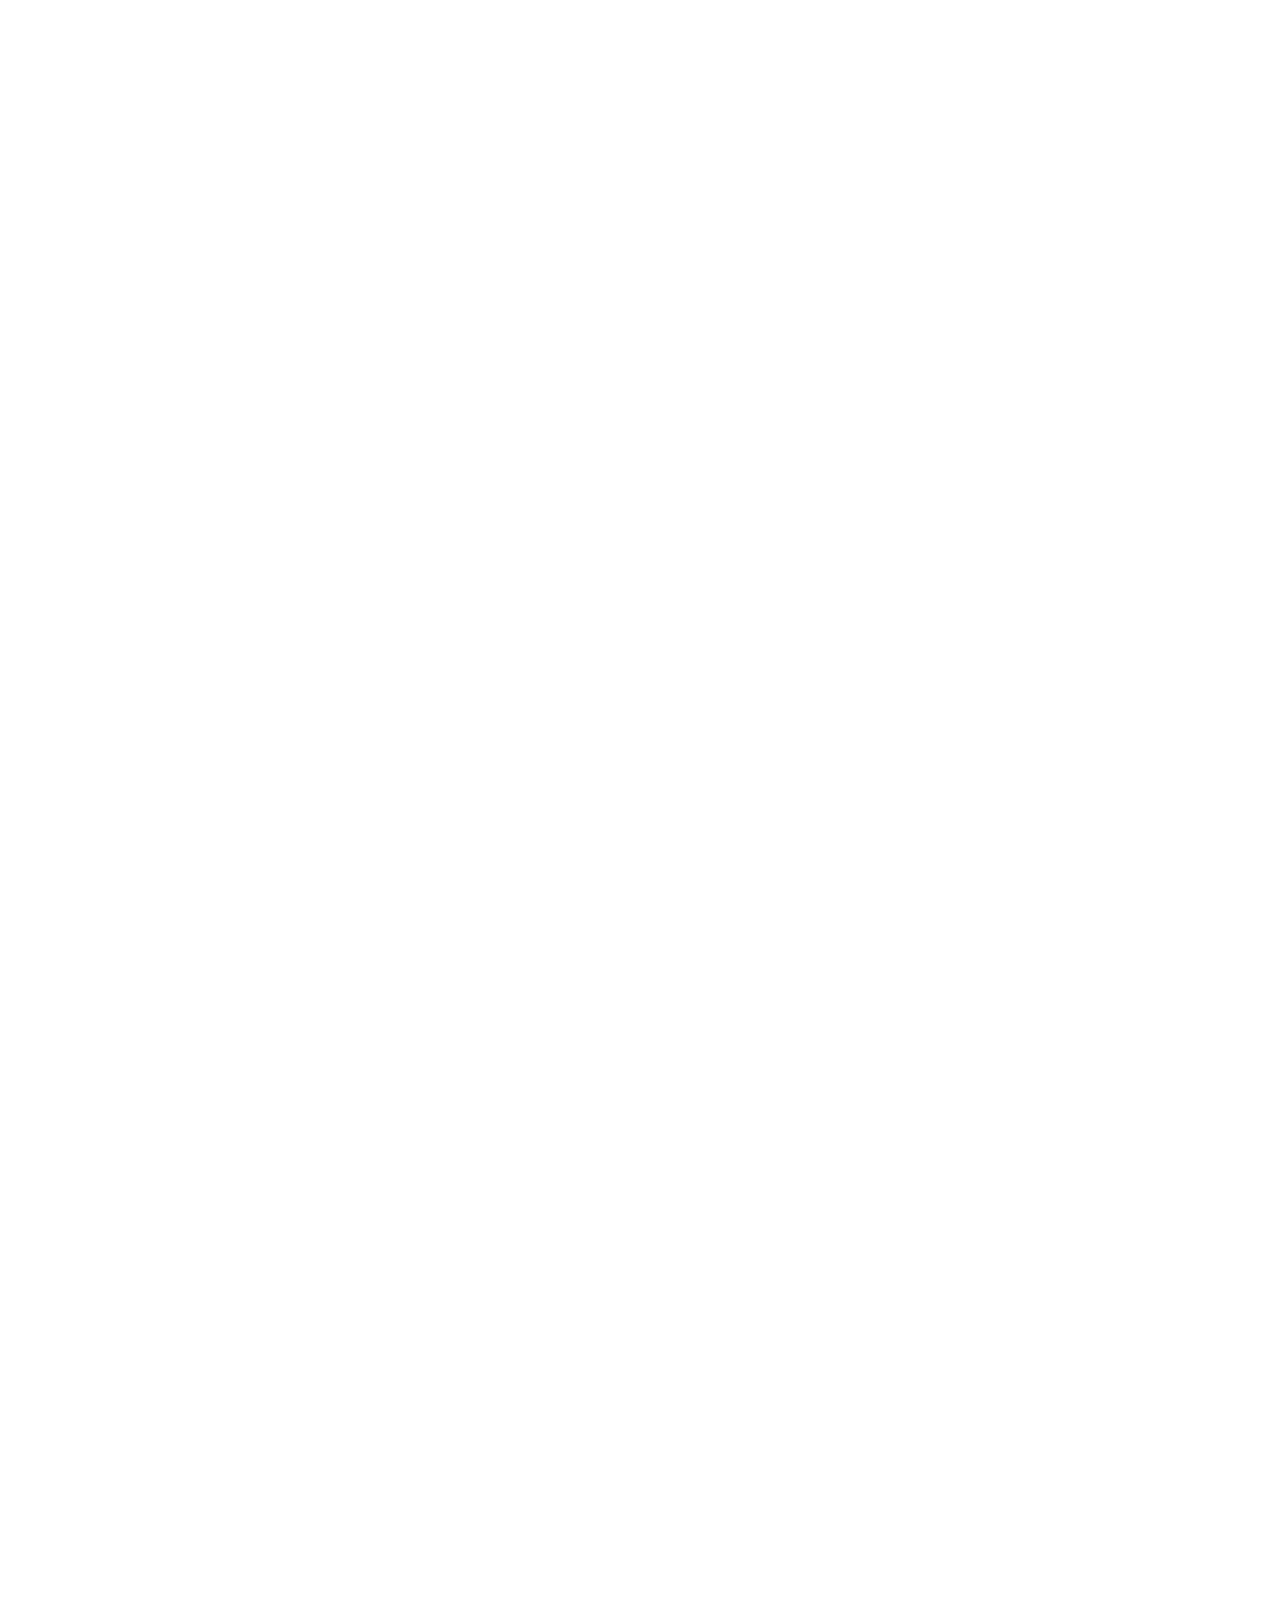
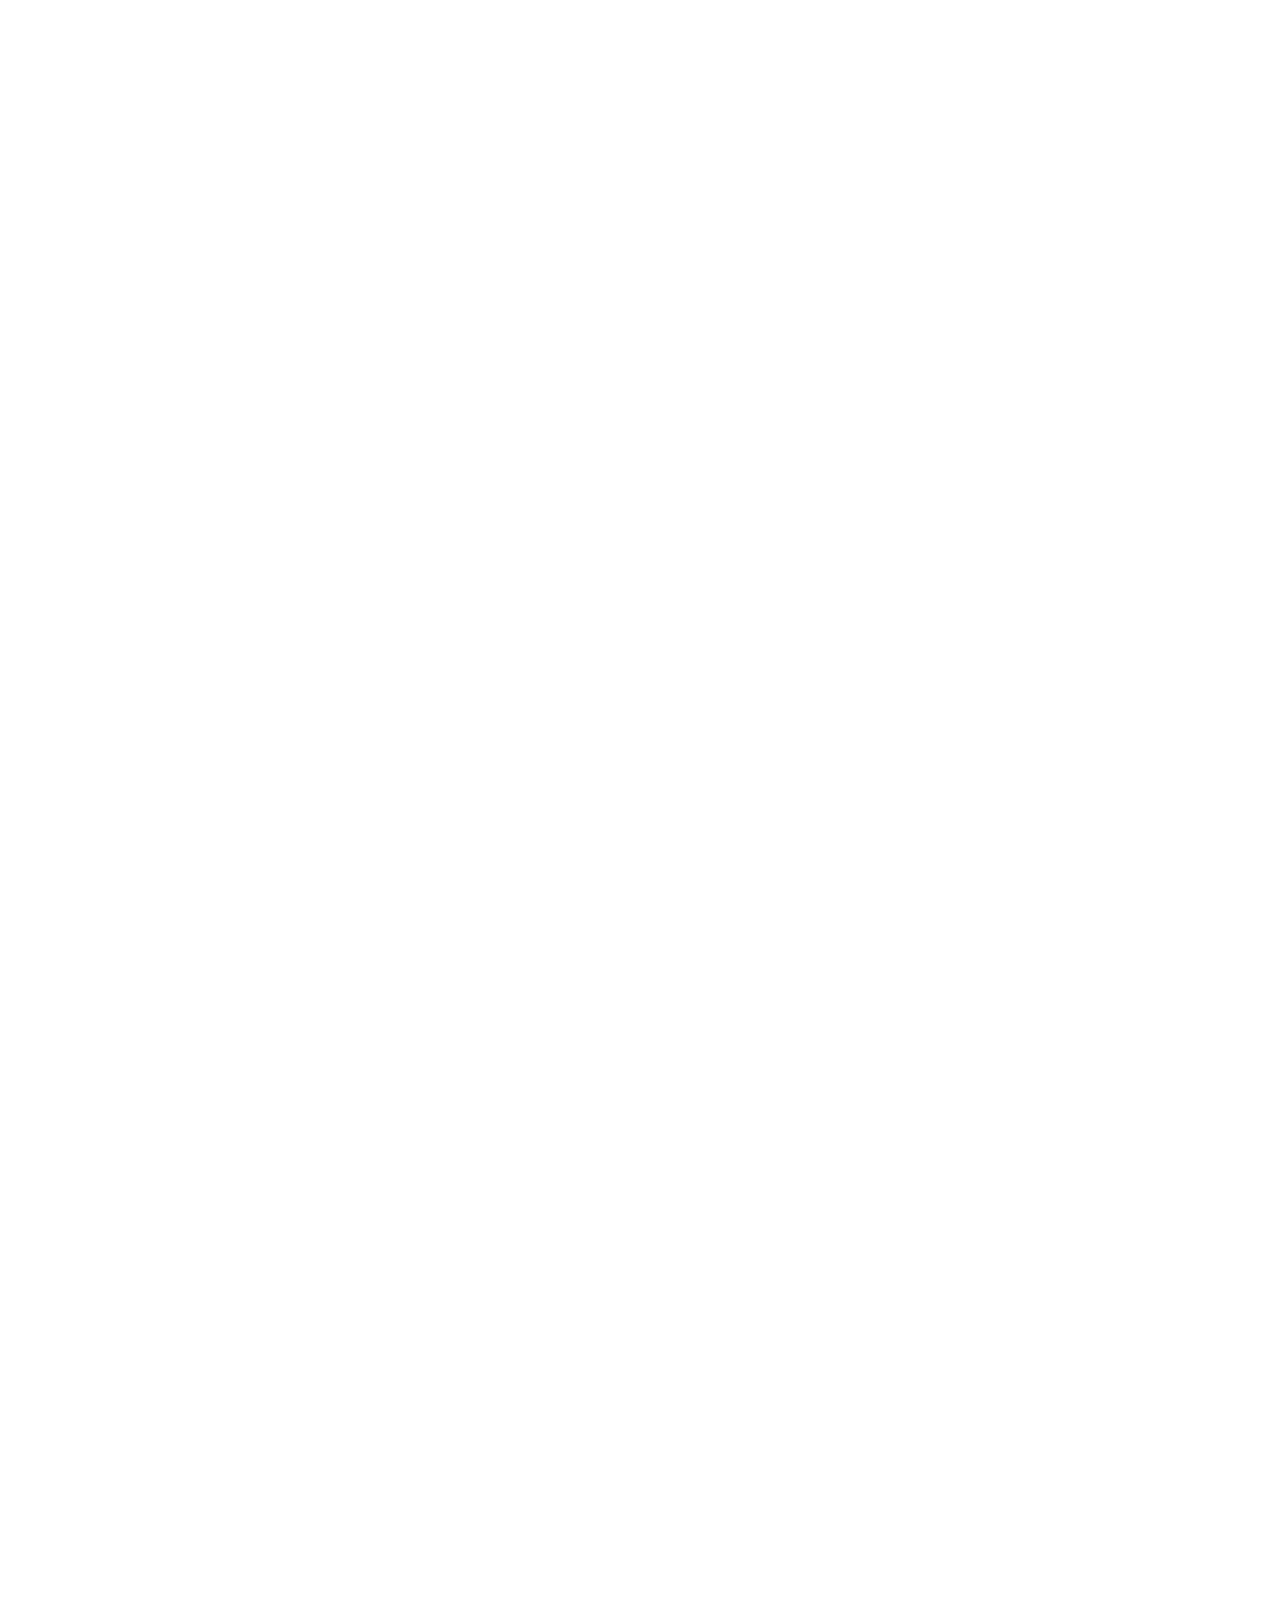
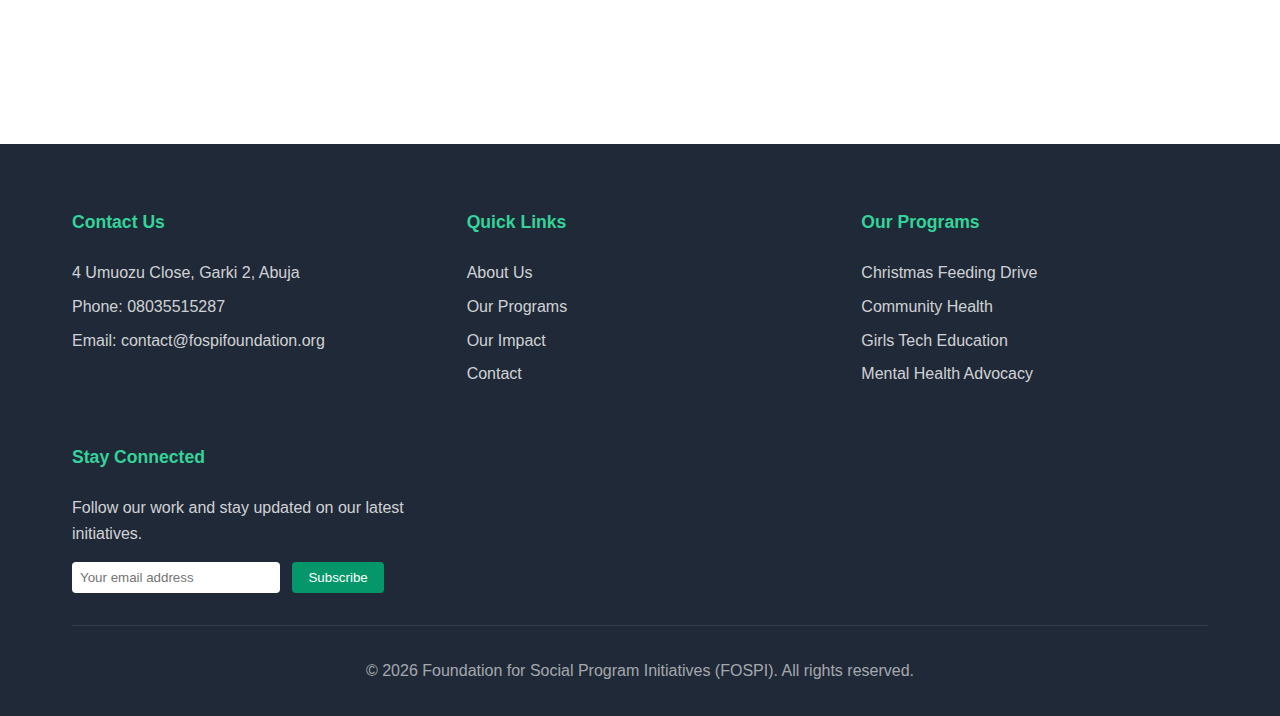
<file: donate.html>
<!DOCTYPE html>
<html lang="en">
<head>
    <meta charset="UTF-8">
    <meta name="viewport" content="width=device-width, initial-scale=1.0">
    <title>Donate Now - Transform Lives with FOSPI Foundation</title>
    <meta name="description" content="Your donation helps young people across Africa chase their dreams. Support FOSPI Foundation's programs providing meals, counseling, and life-changing opportunities.">
    <link href="https://cdnjs.cloudflare.com/ajax/libs/font-awesome/6.4.0/css/all.min.css" rel="stylesheet">
    <style>
        * {
            margin: 0;
            padding: 0;
            box-sizing: border-box;
        }

        :root {
            --primary-color: #059669;
            --secondary-color: #f59e0b;
            --accent-color: #34d399;
            --tertiary-color: #10b981;
            --dark-color: #1f2937;
            --light-color: #f0fdf4;
            --text-dark: #374151;
            --text-light: #6b7280;
            --white: #ffffff;
            --green-50: #ecfdf5;
            --green-100: #d1fae5;
            --green-600: #059669;
            --green-700: #047857;
            --green-800: #065f46;
            --grey-green: #374151;
            --hero-green-start: #2d5a3d;
            --hero-green-mid: #1a3d2e;
            --hero-navy-dark: #0f1419;
            --hero-navy-deep: #0a0e13;
            --error-color: #ef4444;
            --success-color: #10b981;
            --border-color: #e5e7eb;
            --shadow-sm: 0 1px 2px 0 rgb(0 0 0 / 0.05);
            --shadow-md: 0 4px 6px -1px rgb(0 0 0 / 0.1);
            --shadow-lg: 0 10px 15px -3px rgb(0 0 0 / 0.1);
            --shadow-xl: 0 20px 25px -5px rgb(0 0 0 / 0.1);
        }

        body {
            font-family: 'Inter', -apple-system, BlinkMacSystemFont, 'Segoe UI', Roboto, sans-serif;
            line-height: 1.6;
            color: var(--text-dark);
            overflow-x: hidden;
            width: 100%;
            max-width: 100vw;
        }

        /* Header & Navigation */
        .header {
            position: fixed;
            top: 0;
            width: 100%;
            background: rgba(255, 255, 255, 0.95);
            backdrop-filter: blur(20px);
            z-index: 1000;
            transition: all 0.3s ease;
            border-bottom: 1px solid var(--border-color);
        }
                                
        .nav-container {
            max-width: 1200px;
            margin: 0 auto;
            padding: 0 2rem;
            display: flex;
            justify-content: space-between;
            align-items: center;
            height: 80px;
            position: relative;
        }

        .logo {
            font-size: 1.8rem;
            font-weight: 700;
            color: var(--primary-color);
            text-decoration: none;
            z-index: 1001;
        }

        .nav-menu {
            display: flex;
            list-style: none;
            gap: 2rem;
            transition: all 0.3s ease;
        }

        .nav-menu a {
            text-decoration: none;
            color: var(--text-dark);
            font-weight: 500;
            transition: color 0.3s ease;
            position: relative;
            padding: 0.5rem 0;
        }

        .nav-menu a:hover,
        .nav-menu a.active {
            color: var(--primary-color);
        }

        .nav-menu a::after {
            content: '';
            position: absolute;
            width: 0;
            height: 2px;
            bottom: -5px;
            left: 0;
            background-color: var(--primary-color);
            transition: width 0.3s ease;
        }

        .nav-menu a:hover::after,
        .nav-menu a.active::after {
            width: 100%;
        }

        .donate-btn {
            background: linear-gradient(135deg, var(--secondary-color), #fbbf24);
            color: white;
            padding: 0.75rem 1.5rem;
            border-radius: 8px;
            text-decoration: none;
            font-weight: 600;
            transition: all 0.3s ease;
            box-shadow: var(--shadow-md);
            z-index: 1001;
        }

        .donate-btn:hover {
            transform: translateY(-2px);
            box-shadow: var(--shadow-lg);
        }

        /* Mobile Menu */
        .mobile-menu {
            display: none;
            flex-direction: column;
            justify-content: space-around;
            cursor: pointer;
            padding: 8px;
            z-index: 1002;
            position: relative;
            width: 35px;
            height: 35px;
            background: transparent;
            border: none;
            outline: none;
        }

        .mobile-menu span {
            display: block;
            width: 25px;
            height: 3px;
            background: var(--text-dark);
            border-radius: 3px;
            transition: all 0.3s cubic-bezier(0.25, 0.46, 0.45, 0.94);
            transform-origin: center;
            position: relative;
        }

        .mobile-menu.active span:nth-child(1) {
            transform: translateY(9px) rotate(45deg);
            background: var(--primary-color);
        }

        .mobile-menu.active span:nth-child(2) {
            opacity: 0;
            transform: translateX(-20px);
        }

        .mobile-menu.active span:nth-child(3) {
            transform: translateY(-9px) rotate(-45deg);
            background: var(--primary-color);
        }

        /* Mobile Navigation */
        .mobile-nav-overlay {
            position: fixed;
            top: 0;
            left: 0;
            width: 100%;
            height: 100vh;
            background: rgba(0, 0, 0, 0.5);
            backdrop-filter: blur(5px);
            z-index: 999;
            opacity: 0;
            visibility: hidden;
            transition: all 0.3s ease;
        }

        .mobile-nav-overlay.active {
            opacity: 1;
            visibility: visible;
        }

        .mobile-nav-dropdown {
            position: fixed;
            top: 80px;
            right: -100%;
            width: 300px;
            height: calc(100vh - 80px);
            background: white;
            z-index: 1000;
            transition: all 0.4s cubic-bezier(0.25, 0.46, 0.45, 0.94);
            box-shadow: -5px 0 25px rgba(0, 0, 0, 0.1);
            overflow-y: auto;
        }

        .mobile-nav-dropdown.active {
            right: 0;
        }

        .mobile-nav-content {
            padding: 2rem;
        }

        .mobile-nav-menu {
            list-style: none;
            margin-bottom: 2rem;
        }

        .mobile-nav-menu li {
            margin-bottom: 1rem;
            opacity: 0;
            transform: translateX(30px);
            transition: all 0.3s ease;
        }

        .mobile-nav-dropdown.active .mobile-nav-menu li {
            opacity: 1;
            transform: translateX(0);
        }

        .mobile-nav-dropdown.active .mobile-nav-menu li:nth-child(1) { transition-delay: 0.1s; }
        .mobile-nav-dropdown.active .mobile-nav-menu li:nth-child(2) { transition-delay: 0.2s; }
        .mobile-nav-dropdown.active .mobile-nav-menu li:nth-child(3) { transition-delay: 0.3s; }
        .mobile-nav-dropdown.active .mobile-nav-menu li:nth-child(4) { transition-delay: 0.4s; }
        .mobile-nav-dropdown.active .mobile-nav-menu li:nth-child(5) { transition-delay: 0.5s; }

        .mobile-nav-menu a {
            display: block;
            padding: 1rem 0;
            text-decoration: none;
            color: var(--text-dark);
            font-weight: 500;
            font-size: 1.1rem;
            border-bottom: 1px solid rgba(0, 0, 0, 0.1);
            transition: all 0.3s ease;
            position: relative;
        }

        .mobile-nav-menu a:hover {
            color: var(--primary-color);
            padding-left: 1rem;
        }

        .mobile-nav-menu a::before {
            content: '';
            position: absolute;
            left: 0;
            top: 50%;
            transform: translateY(-50%);
            width: 0;
            height: 2px;
            background: var(--primary-color);
            transition: width 0.3s ease;
        }

        .mobile-nav-menu a:hover::before {
            width: 20px;
        }

        .mobile-donate-btn {
            background: linear-gradient(135deg, var(--primary-color), var(--accent-color));
            color: white;
            padding: 1rem 2rem;
            border-radius: 50px;
            text-decoration: none;
            font-weight: 600;
            display: block;
            text-align: center;
            margin-top: 2rem;
            box-shadow: 0 6px 20px rgba(30, 119, 18, 0.3);
            transition: all 0.3s ease;
            opacity: 0;
            transform: translateY(20px);
        }

        .mobile-nav-dropdown.active .mobile-donate-btn {
            opacity: 1;
            transform: translateY(0);
            transition-delay: 0.5s;
        }

        .mobile-donate-btn:hover {
            transform: translateY(-3px);
            box-shadow: 0 10px 30px rgba(30, 119, 18, 0.4);
        }

        .mobile-nav-footer {
            margin-top: 3rem;
            padding-top: 2rem;
            border-top: 1px solid rgba(0, 0, 0, 0.1);
            opacity: 0;
            transform: translateY(20px);
            transition: all 0.3s ease;
        }

        .mobile-nav-dropdown.active .mobile-nav-footer {
            opacity: 1;
            transform: translateY(0);
            transition-delay: 0.6s;
        }

        .contact-info {
            font-size: 0.9rem;
            color: var(--text-light);
            line-height: 1.6;
        }

        .contact-info strong {
            color: var(--primary-color);
            display: block;
            margin-bottom: 0.5rem;
        }

        /* Hero Section */
        .hero {
            background: linear-gradient(135deg, 
                var(--hero-green-start) 0%, 
                var(--hero-green-mid) 35%, 
                var(--hero-navy-dark) 75%, 
                var(--hero-navy-deep) 100%);
            min-height: 100vh;
            display: flex;
            align-items: center;
            position: relative;
            overflow: hidden;
            padding-top: 80px;
        }

        .hero::before {
            content: '';
            position: absolute;
            top: 0;
            left: 0;
            right: 0;
            bottom: 0;
            background: 
                radial-gradient(circle at 20% 80%, rgba(52, 211, 153, 0.15) 0%, transparent 50%),
                radial-gradient(circle at 80% 20%, rgba(16, 185, 129, 0.12) 0%, transparent 50%);
            animation: floatPattern 20s ease-in-out infinite;
        }

        @keyframes floatPattern {
            0%, 100% { transform: translateY(0px); }
            50% { transform: translateY(-20px); }
        }

        .hero-container {
            max-width: 1200px;
            margin: 0 auto;
            padding: 2rem;
            display: grid;
            grid-template-columns: 1fr 1fr;
            gap: 4rem;
            align-items: center;
            position: relative;
            z-index: 2;
            min-height: calc(100vh - 80px);
        }

        .hero-content {
            color: white;
        }

        .hero-content h1 {
            font-size: clamp(2.5rem, 5vw, 4rem);
            font-weight: 800;
            margin-bottom: 1.5rem;
            line-height: 1.1;
        }

        .hero-highlight {
            background: linear-gradient(135deg, var(--secondary-color), #fbbf24);
            -webkit-background-clip: text;
            -webkit-text-fill-color: transparent;
            background-clip: text;
        }

        .hero-content p {
            font-size: 1.2rem;
            opacity: 0.95;
            margin-bottom: 2.5rem;
            line-height: 1.7;
        }

        .hero-cta {
            display: flex;
            gap: 1rem;
            align-items: center;
            flex-wrap: wrap;
        }

        .hero-donate-btn {
            background: linear-gradient(135deg, var(--secondary-color), #fbbf24);
            color: white;
            padding: 1.2rem 2.5rem;
            border: none;
            border-radius: 8px;
            font-size: 1.1rem;
            font-weight: 700;
            text-decoration: none;
            display: inline-flex;
            align-items: center;
            gap: 0.5rem;
            transition: all 0.3s ease;
            box-shadow: var(--shadow-lg);
        }

        .hero-donate-btn:hover {
            transform: translateY(-3px);
            box-shadow: var(--shadow-xl);
        }

        .hero-visual {
            position: relative;
        }

        .impact-preview {
            background: rgba(255, 255, 255, 0.1);
            border-radius: 16px;
            padding: 2rem;
            backdrop-filter: blur(15px);
            border: 1px solid rgba(255, 255, 255, 0.2);
        }

        .impact-preview h3 {
            font-size: 1.5rem;
            margin-bottom: 1.5rem;
            color: var(--secondary-color);
            text-align: center;
        }

        .preview-stats {
            display: grid;
            grid-template-columns: repeat(2, 1fr);
            gap: 1rem;
        }

        .preview-stat {
            background: rgba(255, 255, 255, 0.1);
            padding: 1rem;
            border-radius: 12px;
            text-align: center;
        }

        .preview-stat-number {
            font-size: 1.8rem;
            font-weight: 800;
            color: var(--accent-color);
            display: block;
        }

        .preview-stat-label {
            font-size: 0.85rem;
            opacity: 0.9;
            color: white;
            margin-top: 0.25rem;
        }

        /* Section Container */
        .section-container {
            max-width: 1200px;
            margin: 0 auto;
            padding: 0 2rem;
            width: 100%;
        }

        /* Section Titles */
        .section-title {
            font-size: clamp(2rem, 4vw, 3rem);
            font-weight: 700;
            color: var(--dark-color);
            margin-bottom: 1rem;
            text-align: center;
            position: relative;
        }

        .section-title::after {
            content: '';
            position: absolute;
            bottom: -8px;
            left: 50%;
            transform: translateX(-50%);
            width: 60px;
            height: 3px;
            background: linear-gradient(90deg, var(--primary-color), var(--secondary-color));
            border-radius: 2px;
        }

        .section-subtitle {
            font-size: 1.2rem;
            color: var(--text-light);
            max-width: 700px;
            margin: 0 auto 4rem;
            text-align: center;
            line-height: 1.6;
        }

        /* Impact Section */
        .impact-section {
            padding: 6rem 0;
            background: var(--white);
        }

        .impact-intro {
            background: linear-gradient(135deg, var(--light-color), var(--green-50));
            border-radius: 16px;
            padding: 3rem;
            margin-bottom: 4rem;
            border: 1px solid rgba(5, 150, 105, 0.1);
            text-align: center;
        }

        .impact-intro h3 {
            font-size: 1.8rem;
            color: var(--primary-color);
            margin-bottom: 1rem;
            display: flex;
            align-items: center;
            justify-content: center;
            gap: 0.5rem;
        }

        .impact-intro p {
            font-size: 1.1rem;
            color: var(--text-dark);
            line-height: 1.7;
        }

        .impact-stats {
            display: grid;
            grid-template-columns: repeat(auto-fit, minmax(200px, 1fr));
            gap: 2rem;
            margin: 3rem 0;
        }

        .impact-stat {
            background: white;
            padding: 2rem;
            border-radius: 12px;
            box-shadow: var(--shadow-md);
            transition: transform 0.3s ease;
            text-align: center;
            border: 1px solid var(--border-color);
        }

        .impact-stat:hover {
            transform: translateY(-5px);
            box-shadow: var(--shadow-lg);
        }

        .impact-stat-number {
            font-size: 2rem;
            font-weight: 800;
            color: var(--primary-color);
            display: block;
        }

        .impact-stat-label {
            font-size: 0.9rem;
            color: var(--text-light);
            margin-top: 0.5rem;
        }

        .impact-examples {
            display: grid;
            grid-template-columns: repeat(auto-fit, minmax(320px, 1fr));
            gap: 2rem;
            margin: 4rem 0;
        }

        .impact-card {
            background: white;
            border-radius: 12px;
            padding: 2rem;
            box-shadow: var(--shadow-md);
            transition: all 0.3s ease;
            border: 1px solid var(--border-color);
            border-top: 4px solid var(--primary-color);
        }

        .impact-card:hover {
            transform: translateY(-8px);
            box-shadow: var(--shadow-xl);
        }

        .impact-card .icon {
            width: 48px;
            height: 48px;
            background: linear-gradient(135deg, var(--primary-color), var(--accent-color));
            border-radius: 12px;
            display: flex;
            align-items: center;
            justify-content: center;
            margin-bottom: 1.5rem;
            color: white;
            font-size: 1.5rem;
        }

        .impact-card h3 {
            font-size: 1.3rem;
            font-weight: 600;
            color: var(--dark-color);
            margin-bottom: 1rem;
        }

        .impact-card p {
            color: var(--text-light);
            line-height: 1.6;
            font-size: 0.95rem;
        }

        /* Donation Section */
        .donation-section {
            padding: 6rem 0;
            background: var(--green-50);
        }

        .currency-toggle {
            display: flex;
            justify-content: center;
            margin-bottom: 3rem;
        }

        .toggle-container {
            background: white;
            border-radius: 12px;
            padding: 0.5rem;
            box-shadow: var(--shadow-md);
            display: flex;
            gap: 0.5rem;
            border: 1px solid var(--border-color);
        }

        .toggle-btn {
            padding: 0.75rem 1.5rem;
            border: none;
            border-radius: 8px;
            font-weight: 600;
            cursor: pointer;
            transition: all 0.3s ease;
            background: transparent;
            color: var(--text-light);
            font-size: 0.9rem;
        }

        .toggle-btn.active {
            background: var(--primary-color);
            color: white;
            box-shadow: var(--shadow-sm);
        }

        .donation-grid {
            display: grid;
            grid-template-columns: repeat(auto-fit, minmax(280px, 1fr));
            gap: 1.5rem;
            margin-bottom: 4rem;
        }

        .donation-tier {
            background: white;
            border-radius: 12px;
            padding: 2rem;
            text-align: center;
            box-shadow: var(--shadow-md);
            transition: all 0.3s ease;
            position: relative;
            cursor: pointer;
            border: 2px solid transparent;
        }

        .donation-tier:hover {
            transform: translateY(-5px);
            box-shadow: var(--shadow-xl);
            border-color: var(--primary-color);
        }

        .donation-tier.popular {
            border-color: var(--secondary-color);
            transform: scale(1.02);
        }

        .donation-tier.popular::before {
            content: 'Most Popular';
            position: absolute;
            top: -1px;
            left: -1px;
            right: -1px;
            background: var(--secondary-color);
            color: white;
            padding: 0.5rem;
            font-size: 0.75rem;
            font-weight: 700;
            text-transform: uppercase;
            letter-spacing: 1px;
            border-radius: 10px 10px 0 0;
        }

        .donation-tier.selected {
            border-color: var(--primary-color);
            transform: translateY(-5px);
            box-shadow: var(--shadow-xl);
        }

        .tier-icon {
            width: 64px;
            height: 64px;
            background: linear-gradient(135deg, var(--primary-color), var(--accent-color));
            border-radius: 16px;
            display: flex;
            align-items: center;
            justify-content: center;
            margin: 0 auto 1.5rem;
            color: white;
            font-size: 1.8rem;
        }

        .tier-amount {
            font-size: 2.2rem;
            font-weight: 800;
            color: var(--primary-color);
            margin-bottom: 0.5rem;
        }

        .tier-impact {
            color: var(--text-dark);
            font-weight: 600;
            margin-bottom: 1rem;
            font-size: 1rem;
        }

        .tier-details {
            color: var(--text-light);
            font-size: 0.85rem;
            line-height: 1.5;
        }

        /* Payment Methods Section */
        .payment-section {
            padding: 6rem 0;
            background: var(--white);
        }

        .payment-methods {
            display: grid;
            grid-template-columns: repeat(auto-fit, minmax(400px, 1fr));
            gap: 3rem;
            margin-top: 3rem;
        }

        .payment-method {
            background: white;
            border-radius: 16px;
            padding: 3rem;
            box-shadow: var(--shadow-lg);
            border: 1px solid var(--border-color);
            transition: all 0.3s ease;
        }

        .payment-method:hover {
            transform: translateY(-5px);
            box-shadow: var(--shadow-xl);
        }

        .payment-method h3 {
            font-size: 1.5rem;
            font-weight: 600;
            color: var(--dark-color);
            margin-bottom: 1.5rem;
            display: flex;
            align-items: center;
            justify-content: center;
            gap: 1rem;
        }

        .payment-method .icon {
            width: 40px;
            height: 40px;
            background: linear-gradient(135deg, var(--primary-color), var(--accent-color));
            border-radius: 10px;
            display: flex;
            align-items: center;
            justify-content: center;
            color: white;
            font-size: 1.2rem;
        }

        .bank-details {
            background: var(--green-50);
            border-radius: 12px;
            padding: 2rem;
            margin: 1.5rem 0;
            border: 1px solid rgba(5, 150, 105, 0.1);
        }

        .bank-detail {
            display: flex;
            justify-content: space-between;
            align-items: center;
            margin-bottom: 1rem;
            padding: 1rem;
            background: white;
            border-radius: 8px;
            box-shadow: var(--shadow-sm);
            flex-wrap: wrap;
            gap: 1rem;
            border: 1px solid var(--border-color);
        }

        .bank-detail:last-child {
            margin-bottom: 0;
        }

        .bank-label {
            font-weight: 600;
            color: var(--text-dark);
            flex: 1;
            min-width: 120px;
            font-size: 0.9rem;
        }

        .bank-value {
            font-family: 'Monaco', 'Menlo', 'Ubuntu Mono', monospace;
            font-weight: 600;
            color: var(--primary-color);
            font-size: 1rem;
            flex: 2;
            text-align: center;
            word-break: break-all;
            user-select: all;
            cursor: pointer;
            padding: 0.75rem;
            background: rgba(5, 150, 105, 0.05);
            border-radius: 6px;
            border: 1px dashed var(--primary-color);
            transition: all 0.3s ease;
        }

        .bank-value:hover {
            background: rgba(5, 150, 105, 0.1);
        }

        .copy-btn {
            background: var(--primary-color);
            color: white;
            border: none;
            padding: 0.5rem 1rem;
            border-radius: 6px;
            font-size: 0.8rem;
            font-weight: 600;
            cursor: pointer;
            transition: all 0.3s ease;
            white-space: nowrap;
            min-width: 70px;
            display: flex;
            align-items: center;
            gap: 0.25rem;
        }

        .copy-btn:hover {
            background: var(--tertiary-color);
            transform: translateY(-1px);
        }

        .copy-btn.copied {
            background: var(--success-color);
        }

        .paypal-btn {
            background: linear-gradient(135deg, #0070ba, #005ea6);
            color: white;
            padding: 1.2rem 2rem;
            border: none;
            border-radius: 8px;
            font-size: 1rem;
            font-weight: 600;
            cursor: pointer;
            transition: all 0.3s ease;
            width: 100%;
            text-decoration: none;
            display: inline-flex;
            align-items: center;
            justify-content: center;
            gap: 0.5rem;
            margin-top: 1rem;
            box-shadow: var(--shadow-md);
        }

        .paypal-btn:hover {
            transform: translateY(-2px);
            box-shadow: var(--shadow-lg);
        }

        /* FAQ Section - Accordion Style */
        .faq-section {
            padding: 6rem 0;
            background: var(--green-50);
        }

        .faq-intro {
            background: white;
            border-radius: 16px;
            padding: 3rem;
            margin-bottom: 4rem;
            text-align: center;
            box-shadow: var(--shadow-md);
            border: 1px solid var(--border-color);
        }

        .faq-intro h3 {
            font-size: 1.8rem;
            color: var(--primary-color);
            margin-bottom: 1rem;
            display: flex;
            align-items: center;
            justify-content: center;
            gap: 0.5rem;
            flex-wrap: wrap;
            text-align: center;
        }

        .faq-intro .icon {
            width: 48px;
            height: 48px;
            background: linear-gradient(135deg, var(--primary-color), var(--accent-color));
            border-radius: 12px;
            display: flex;
            align-items: center;
            justify-content: center;
            color: white;
            font-size: 1.5rem;
            flex-shrink: 0;
        }

        .faq-intro p {
            font-size: 1.1rem;
            color: var(--text-light);
            line-height: 1.6;
        }

        .faq-grid {
            display: grid;
            grid-template-columns: 1fr;
            gap: 1rem;
            margin-top: 3rem;
            max-width: 800px;
            margin-left: auto;
            margin-right: auto;
        }

        .faq-item {
            background: white;
            border-radius: 12px;
            box-shadow: var(--shadow-md);
            transition: all 0.3s ease;
            border: 1px solid var(--border-color);
            overflow: hidden;
        }

        .faq-item:hover {
            box-shadow: var(--shadow-lg);
        }

        .faq-question {
            padding: 1.5rem 2rem;
            font-size: 1.1rem;
            font-weight: 600;
            color: var(--dark-color);
            cursor: pointer;
            display: flex;
            justify-content: space-between;
            align-items: center;
            transition: all 0.3s ease;
            border-bottom: 1px solid transparent;
        }

        .faq-question:hover {
            background: var(--green-50);
        }

        .faq-question.active {
            background: var(--green-50);
            border-bottom-color: var(--border-color);
        }

        .faq-toggle {
            width: 24px;
            height: 24px;
            background: var(--primary-color);
            border-radius: 50%;
            display: flex;
            align-items: center;
            justify-content: center;
            color: white;
            font-size: 0.8rem;
            transition: all 0.3s ease;
            flex-shrink: 0;
        }

        .faq-question.active .faq-toggle {
            transform: rotate(45deg);
            background: var(--secondary-color);
        }

        .faq-answer {
            padding: 0 2rem;
            max-height: 0;
            overflow: hidden;
            transition: all 0.3s ease;
            color: var(--text-light);
            line-height: 1.6;
            background: var(--green-50);
        }

        .faq-answer.active {
            padding: 1.5rem 2rem;
            max-height: 500px;
        }

        .faq-answer p {
            margin-bottom: 1rem;
        }

        .faq-answer p:last-child {
            margin-bottom: 0;
        }

        .faq-answer strong {
            color: var(--primary-color);
        }

        /* Footer */
        .footer {
            background: var(--dark-color);
            color: white;
            padding: 4rem 0 2rem;
        }

        .footer-content {
            display: grid;
            grid-template-columns: repeat(auto-fit, minmax(250px, 1fr));
            gap: 3rem;
            margin-bottom: 2rem;
        }

        .footer-section h4 {
            margin-bottom: 1.5rem;
            color: var(--accent-color);
            font-weight: 600;
            font-size: 1.1rem;
        }

        .footer-section p, .footer-section a {
            color: rgba(255, 255, 255, 0.8);
            text-decoration: none;
            line-height: 1.6;
            transition: color 0.3s ease;
            margin-bottom: 0.5rem;
            display: block;
        }

        .footer-section a:hover {
            color: var(--accent-color);
        }

        .footer-bottom {
            text-align: center;
            padding-top: 2rem;
            border-top: 1px solid rgba(255, 255, 255, 0.1);
            color: rgba(255, 255, 255, 0.6);
        }

        /* Success Message */
        .copy-success {
            position: fixed;
            top: 100px;
            right: 20px;
            background: var(--success-color);
            color: white;
            padding: 1rem 1.5rem;
            border-radius: 8px;
            box-shadow: var(--shadow-xl);
            transform: translateX(400px);
            transition: transform 0.3s ease;
            z-index: 10000;
            display: none;
            align-items: center;
            gap: 0.5rem;
        }

        .copy-success.show {
            display: flex;
            transform: translateX(0);
        }

        /* Animations */
        .scroll-animate {
            opacity: 0;
            transform: translateY(30px);
            transition: all 0.8s ease;
        }

        .scroll-animate.visible {
            opacity: 1;
            transform: translateY(0);
        }

        /* Mobile Responsive */
        @media (max-width: 1024px) {
            .nav-menu {
                display: none;
            }

            .mobile-menu {
                display: flex;
            }

            .hero-container {
                grid-template-columns: 1fr;
                gap: 3rem;
                text-align: center;
            }

            .payment-methods {
                grid-template-columns: 1fr;
            }

            .impact-examples {
                grid-template-columns: repeat(auto-fit, minmax(280px, 1fr));
            }
        }

        @media (max-width: 768px) {
            .mobile-nav-dropdown {
                width: 100%;
            }

            .hero-container {
                padding: 2rem 1rem;
            }

            .hero-content h1 {
                font-size: 2.5rem;
            }

            .hero-content p {
                font-size: 1.1rem;
            }

            .hero-cta {
                justify-content: center;
            }

            .hero-donate-btn {
                width: 100%;
                max-width: 300px;
            }

            .preview-stats {
                grid-template-columns: 1fr;
            }

            .section-title {
                font-size: 2rem;
            }

            .donation-grid {
                grid-template-columns: 1fr;
            }

            .donation-tier.popular {
                transform: none;
            }

            .payment-method {
                padding: 2rem;
            }

            .bank-detail {
                flex-direction: column;
                text-align: center;
            }

            .bank-value {
                text-align: center;
                width: 100%;
            }

            .copy-btn {
                width: 100%;
                max-width: 200px;
            }

            .section-container {
                padding: 0 1rem;
            }

            .impact-stats {
                grid-template-columns: repeat(2, 1fr);
            }

            .faq-question {
                padding: 1.25rem 1.5rem;
                font-size: 1rem;
            }

            .faq-answer.active {
                padding: 1.25rem 1.5rem;
            }

            .faq-intro h3 {
                font-size: 1.5rem;
                flex-direction: column;
                gap: 1rem;
            }

            .faq-intro .icon {
                width: 40px;
                height: 40px;
                font-size: 1.2rem;
            }

            .faq-intro p {
                font-size: 1rem;
            }
        }

        @media (max-width: 480px) {
            .hero-content h1 {
                font-size: 2rem;
            }

            .donation-tier {
                padding: 1.5rem;
            }

            .tier-amount {
                font-size: 1.8rem;
            }

            .payment-method {
                padding: 1.5rem;
            }

            .bank-details {
                padding: 1.5rem;
            }

            .impact-stats {
                grid-template-columns: 1fr;
            }

            .faq-question {
                padding: 1rem;
                font-size: 0.95rem;
            }

            .faq-answer.active {
                padding: 1rem;
            }

            .faq-intro h3 {
                font-size: 1.3rem;
                flex-direction: column;
                gap: 0.75rem;
            }

            .faq-intro .icon {
                width: 36px;
                height: 36px;
                font-size: 1rem;
            }

            .faq-intro p {
                font-size: 0.95rem;
            }

            .copy-success {
                right: 10px;
                left: 10px;
                transform: translateY(-100px);
            }

            .copy-success.show {
                transform: translateY(0);
            }
        }

        /* High contrast mode */
        @media (prefers-contrast: high) {
            :root {
                --primary-color: #047857;
                --secondary-color: #ff6600;
                --text-dark: #000000;
            }
        }

        /* Reduced motion */
        @media (prefers-reduced-motion: reduce) {
            * {
                animation-duration: 0.01ms !important;
                animation-iteration-count: 1 !important;
                transition-duration: 0.01ms !important;
            }
        }

        /* Body scroll lock when mobile menu is open */
        body.mobile-menu-open {
            overflow: hidden;
        }
    </style>
</head>
<body>
    <!-- Success Message -->
    <div class="copy-success" id="copySuccess">
        <i class="fas fa-check-circle"></i>
        <span>Copied to clipboard!</span>
    </div>

    <!-- Header -->
    <header class="header" role="banner">
        <nav class="nav-container" role="navigation" aria-label="Main navigation">
            <a href="./index.html" class="logo" aria-label="FOSPI Foundation Home">FOSPI</a>
            
            <ul class="nav-menu">
                <li><a href="./index.html">Home</a></li>
                <li><a href="./about.html">About</a></li>
                <li><a href="./programs.html">Programs</a></li>
                <li><a href="./impact.html">Impact</a></li>
                <li><a href="./contact.html">Contact</a></li>
            </ul>
            
            <a href="./donate.html" class="donate-btn active" aria-label="Donate to FOSPI Foundation">Donate Now</a>
            
            <button class="mobile-menu" aria-label="Toggle mobile navigation" aria-expanded="false" type="button">
                <span aria-hidden="true"></span>
                <span aria-hidden="true"></span>
                <span aria-hidden="true"></span>
            </button>
        </nav>

        <!-- Mobile Navigation Overlay -->
        <div class="mobile-nav-overlay"></div>

        <!-- Mobile Navigation Dropdown -->
        <div class="mobile-nav-dropdown">
            <div class="mobile-nav-content">
                <ul class="mobile-nav-menu">
                    <li><a href="./index.html">Home</a></li>
                    <li><a href="./about.html">About Us</a></li>
                    <li><a href="./programs.html">Our Programs</a></li>
                    <li><a href="./impact.html">Our Impact</a></li>
                    <li><a href="./contact.html">Contact</a></li>
                </ul>
                
                <a href="./donate.html" class="mobile-donate-btn">Donate Now</a>
                
                <div class="mobile-nav-footer">
                    <div class="contact-info">
                        <strong>Contact Us</strong><br>
                        4 Umuozu Close, Garki 2, Abuja<br>
                        📞 08035515287<br>
                        ✉️ contact@fospifoundation.org
                    </div>
                </div>
            </div>
        </div>
    </header>

    <!-- Hero Section -->
    <section class="hero" role="banner">
        <div class="hero-container">
            <div class="hero-content">
                <h1>Your donation = <span class="hero-highlight">A young person's dream fulfilled</span></h1>
                <p>If it was up to you, to help one young person chase their dreams, would you make that happen with your donation? <strong>GIVE US A HAND</strong>, support us and change the course of a life today! We need your support to turn the potential of young people across Africa into today's talents and tomorrow's leaders.</p>
                <div class="hero-cta">
                    <a href="#donate" class="hero-donate-btn">
                        <i class="fas fa-heart"></i>
                        Donate Now
                    </a>
                </div>
            </div>
            
            <div class="hero-visual">
                <div class="impact-preview">
                    <h3>Your Impact</h3>
                    <div class="preview-stats">
                        <div class="preview-stat">
                            <span class="preview-stat-number">5,000+</span>
                            <span class="preview-stat-label">Meals Provided</span>
                        </div>
                        <div class="preview-stat">
                            <span class="preview-stat-number">125</span>
                            <span class="preview-stat-label">Counseling Sessions</span>
                        </div>
                        <div class="preview-stat">
                            <span class="preview-stat-number">78</span>
                            <span class="preview-stat-label">Girls Empowered</span>
                        </div>
                        <div class="preview-stat">
                            <span class="preview-stat-number">400+</span>
                            <span class="preview-stat-label">Lives Transformed</span>
                        </div>
                    </div>
                </div>
            </div>
        </div>
    </section>

    <!-- Impact Section -->
    <section class="impact-section scroll-animate">
        <div class="section-container">
            <h2 class="section-title">Give a Little, Help a Lot</h2>
            <p class="section-subtitle">See exactly how your donation transforms lives and creates lasting change in communities across Nigeria.</p>
            
            <div class="impact-intro">
                <h3>
                    <div class="icon">
                        <i class="fas fa-chart-line"></i>
                    </div>
                    Every Donation Makes a Real Difference
                </h3>
                <p>Your generosity directly funds life-changing programs that address the most pressing needs in Nigerian communities. From providing nutritious meals to offering professional counseling and technology training, every contribution creates a ripple effect of positive change that extends far beyond the initial recipient.</p>
            </div>

            <div class="impact-stats">
                <div class="impact-stat">
                    <span class="impact-stat-number">₦3,000</span>
                    <span class="impact-stat-label">Feeds 1 Person</span>
                </div>
                <div class="impact-stat">
                    <span class="impact-stat-number">₦15,000</span>
                    <span class="impact-stat-label">1 Counseling Session</span>
                </div>
                <div class="impact-stat">
                    <span class="impact-stat-number">₦50,000</span>
                    <span class="impact-stat-label">Technology Training</span>
                </div>
                <div class="impact-stat">
                    <span class="impact-stat-number">100%</span>
                    <span class="impact-stat-label">Goes to Programs</span>
                </div>
            </div>
            
            <div class="impact-examples">
                <div class="impact-card">
                    <div class="icon">
                        <i class="fas fa-utensils"></i>
                    </div>
                    <h3>Provide Nutrition</h3>
                    <p>Your donation ensures families don't go to bed hungry. Each meal provides essential nutrition and shows that someone cares about their wellbeing. We've served over 5,000 meals to those in need, creating a foundation for health and hope.</p>
                </div>
                
                <div class="impact-card">
                    <div class="icon">
                        <i class="fas fa-brain"></i>
                    </div>
                    <h3>Mental Health Support</h3>
                    <p>Professional counseling sessions help individuals overcome psychological challenges and build resilience for a brighter future. Our 125+ counseling sessions have helped people process trauma, build confidence, and develop coping strategies.</p>
                </div>
                
                <div class="impact-card">
                    <div class="icon">
                        <i class="fas fa-laptop-code"></i>
                    </div>
                    <h3>Empower Through Technology</h3>
                    <p>Technology training opens doors to new opportunities, giving young people skills for the digital economy and entrepreneurship. We've empowered 78 girls with digital literacy skills that increase their earning potential by 300%.</p>
                </div>

                <div class="impact-card">
                    <div class="icon">
                        <i class="fas fa-graduation-cap"></i>
                    </div>
                    <h3>Educational Support</h3>
                    <p>From school supplies to tutoring, we ensure that lack of resources doesn't stand between a child and their education. Every donation helps keep kids in school and learning, breaking the cycle of poverty through education.</p>
                </div>

                <div class="impact-card">
                    <div class="icon">
                        <i class="fas fa-fist-raised"></i>
                    </div>
                    <h3>Build Confidence</h3>
                    <p>Our programs don't just provide immediate relief - they build long-term confidence and life skills. Participants learn leadership, communication, and problem-solving skills that serve them throughout their lives.</p>
                </div>

                <div class="impact-card">
                    <div class="icon">
                        <i class="fas fa-hands-helping"></i>
                    </div>
                    <h3>Community Building</h3>
                    <p>Every program creates stronger communities by bringing people together, fostering mutual support, and creating networks that last beyond our intervention. Your donation helps build a more connected, supportive society.</p>
                </div>
            </div>
        </div>
    </section>

    <!-- Donation Section -->
    <section class="donation-section scroll-animate" id="donate">
        <div class="section-container">
            <h2 class="section-title">Choose Your Impact</h2>
            <p class="section-subtitle">Select a donation amount that works for you. Every contribution, no matter the size, makes a real difference.</p>
            
            <!-- Currency Toggle -->
            <div class="currency-toggle">
                <div class="toggle-container">
                    <button class="toggle-btn active" data-currency="ngn">Nigerian Naira (₦)</button>
                    <button class="toggle-btn" data-currency="usd">US Dollars ($)</button>
                </div>
            </div>

            <!-- Donation Tiers -->
            <div class="donation-grid">
                <!-- NGN Amounts -->
                <div class="donation-tier ngn-tier" data-amount="9000">
                    <div class="tier-icon">
                        <i class="fas fa-bread-slice"></i>
                    </div>
                    <div class="tier-amount">₦9,000</div>
                    <div class="tier-impact">3 Meals</div>
                    <div class="tier-details">Provide nutritious meals for 3 people in need</div>
                </div>

                <div class="donation-tier ngn-tier popular" data-amount="25000">
                    <div class="tier-icon">
                        <i class="fas fa-heart"></i>
                    </div>
                    <div class="tier-amount">₦25,000</div>
                    <div class="tier-impact">8 Meals or 1 Meal + 1 Counseling</div>
                    <div class="tier-details">Feed 8 people or provide a meal plus mental health support</div>
                </div>

                <div class="donation-tier ngn-tier" data-amount="50000">
                    <div class="tier-icon">
                        <i class="fas fa-handshake"></i>
                    </div>
                    <div class="tier-amount">₦50,000</div>
                    <div class="tier-impact">16 Meals or 9 Meals + 1 Counseling</div>
                    <div class="tier-details">Comprehensive support combining nutrition and mental wellness</div>
                </div>

                <div class="donation-tier ngn-tier" data-amount="100000">
                    <div class="tier-icon">
                        <i class="fas fa-users"></i>
                    </div>
                    <div class="tier-amount">₦100,000</div>
                    <div class="tier-impact">33 Meals or 18 Meals + 2 Counseling</div>
                    <div class="tier-details">Extended support reaching multiple families</div>
                </div>

                <div class="donation-tier ngn-tier" data-amount="200000">
                    <div class="tier-icon">
                        <i class="fas fa-community"></i>
                    </div>
                    <div class="tier-amount">₦200,000</div>
                    <div class="tier-impact">66 Meals or 37 Meals + 4 Counseling</div>
                    <div class="tier-details">Significant community impact with broad reach</div>
                </div>

                <div class="donation-tier ngn-tier" data-amount="500000">
                    <div class="tier-icon">
                        <i class="fas fa-trophy"></i>
                    </div>
                    <div class="tier-amount">₦500,000</div>
                    <div class="tier-impact">166 Meals or 93 Meals + 10 Counseling</div>
                    <div class="tier-details">Transform an entire community with comprehensive support</div>
                </div>

                <!-- USD Amounts (initially hidden) -->
                <div class="donation-tier usd-tier" data-amount="10" style="display: none;">
                    <div class="tier-icon">
                        <i class="fas fa-bread-slice"></i>
                    </div>
                    <div class="tier-amount">$10</div>
                    <div class="tier-impact">2 Meals</div>
                    <div class="tier-details">Provide nutritious meals for 2 people in need</div>
                </div>

                <div class="donation-tier usd-tier popular" data-amount="25" style="display: none;">
                    <div class="tier-icon">
                        <i class="fas fa-heart"></i>
                    </div>
                    <div class="tier-amount">$25</div>
                    <div class="tier-impact">6 Meals or 3 Meals + 1 Counseling</div>
                    <div class="tier-details">Feed 6 people or provide meals plus mental health support</div>
                </div>

                <div class="donation-tier usd-tier" data-amount="50" style="display: none;">
                    <div class="tier-icon">
                        <i class="fas fa-handshake"></i>
                    </div>
                    <div class="tier-amount">$50</div>
                    <div class="tier-impact">12 Meals or 7 Meals + 1 Counseling</div>
                    <div class="tier-details">Comprehensive support combining nutrition and mental wellness</div>
                </div>

                <div class="donation-tier usd-tier" data-amount="100" style="display: none;">
                    <div class="tier-icon">
                        <i class="fas fa-users"></i>
                    </div>
                    <div class="tier-amount">$100</div>
                    <div class="tier-impact">25 Meals or 14 Meals + 2 Counseling</div>
                    <div class="tier-details">Extended support reaching multiple families</div>
                </div>

                <div class="donation-tier usd-tier" data-amount="250" style="display: none;">
                    <div class="tier-icon">
                        <i class="fas fa-community"></i>
                    </div>
                    <div class="tier-amount">$250</div>
                    <div class="tier-impact">62 Meals or 35 Meals + 4 Counseling</div>
                    <div class="tier-details">Significant community impact with broad reach</div>
                </div>

                <div class="donation-tier usd-tier" data-amount="500" style="display: none;">
                    <div class="tier-icon">
                        <i class="fas fa-trophy"></i>
                    </div>
                    <div class="tier-amount">$500</div>
                    <div class="tier-impact">125 Meals or 70 Meals + 8 Counseling</div>
                    <div class="tier-details">Transform an entire community with comprehensive support</div>
                </div>
            </div>
        </div>
    </section>

    <!-- Payment Methods Section -->
    <section class="payment-section scroll-animate">
        <div class="section-container">
            <h2 class="section-title">Choose Your Payment Method</h2>
            <p class="section-subtitle">We've made it easy for you to donate through multiple secure payment options.</p>
            
            <div class="payment-methods">
                <!-- Bank Transfer -->
                <div class="payment-method">
                    <h3>
                        <div class="icon">
                            <i class="fas fa-university"></i>
                        </div>
                        Bank Transfer (Naira)
                    </h3>
                    <p>Make a direct transfer using the bank details below:</p>
                    
                    <div class="bank-details">
                        <div class="bank-detail">
                            <span class="bank-label">Account Name:</span>
                            <span class="bank-value" data-copy="Foundation for Social Program Initiatives" title="Click to copy">Foundation for Social Program Initiatives</span>
                            <button class="copy-btn" onclick="copyBankDetail(this, 'Foundation for Social Program Initiatives')">
                                <i class="fas fa-copy"></i>
                                Copy
                            </button>
                        </div>
                        <div class="bank-detail">
                            <span class="bank-label">Bank:</span>
                            <span class="bank-value" data-copy="FCMB" title="Click to copy">FCMB</span>
                            <button class="copy-btn" onclick="copyBankDetail(this, 'FCMB')">
                                <i class="fas fa-copy"></i>
                                Copy
                            </button>
                        </div>
                        <div class="bank-detail">
                            <span class="bank-label">Account Number:</span>
                            <span class="bank-value" data-copy="2005151432" title="Click to copy">2005151432</span>
                            <button class="copy-btn" onclick="copyBankDetail(this, '2005151432')">
                                <i class="fas fa-copy"></i>
                                Copy
                            </button>
                        </div>
                    </div>
                    
                    <p><strong>After transfer:</strong> Please send a confirmation message to <a href="mailto:contact@fospifoundation.org" style="color: var(--primary-color);">contact@fospifoundation.org</a> with your transfer receipt for proper acknowledgment.</p>
                </div>

                <!-- PayPal -->
                <div class="payment-method">
                    <h3>
                        <div class="icon">
                            <i class="fab fa-paypal"></i>
                        </div>
                        PayPal (International)
                    </h3>
                    <p>For international donors, use our secure PayPal link for instant donation processing:</p>
                    
                    <div style="text-align: center; margin: 2rem 0;">
                        <div style="background: var(--green-50); padding: 1.5rem; border-radius: 12px; margin-bottom: 1rem; border: 1px solid var(--border-color);">
                            <p><strong><i class="fas fa-shield-alt"></i> Secure • <i class="fas fa-bolt"></i> Fast • <i class="fas fa-globe"></i> International</strong></p>
                            <p style="margin-top: 0.5rem;">Supports all major credit cards and PayPal balance</p>
                        </div>
                        
                        <a href="https://www.paypal.com/ncp/payment/APUEPML9CEHXW" class="paypal-btn" target="_blank">
                            <i class="fab fa-paypal"></i>
                            <strong>Donate via PayPal</strong>
                        </a>
                    </div>
                    
                    <p><em><i class="fas fa-info-circle"></i> You'll be redirected to PayPal's secure payment page. No PayPal account required - you can pay with any credit or debit card.</em></p>
                </div>
            </div>
        </div>
    </section>

    <!-- FAQ Section - Accordion Style -->
    <section class="faq-section scroll-animate">
        <div class="section-container">
            <h2 class="section-title">Frequently Asked Questions</h2>
            <p class="section-subtitle">Everything you need to know about donating to FOSPI Foundation</p>
            
            <div class="faq-intro">
                <h3>
                    <div class="icon">
                        <i class="fas fa-question-circle"></i>
                    </div>
                    Got Questions? We've Got Answers!
                </h3>
                <p>We believe in transparency and want you to feel confident about your donation. Here are the most common questions we receive from our generous supporters.</p>
            </div>
            
            <div class="faq-grid">
                <div class="faq-item">
                    <div class="faq-question" onclick="toggleFAQ(this)">
                        <span>Is my donation tax-deductible?</span>
                        <div class="faq-toggle">
                            <i class="fas fa-plus"></i>
                        </div>
                    </div>
                    <div class="faq-answer">
                        <p>Yes! FOSPI Foundation is a registered nonprofit organization in Nigeria. We'll provide an official donation receipt for your tax records upon request.</p>
                        <p><strong>Contact us at contact@fospifoundation.org</strong> after your donation to request your receipt.</p>
                    </div>
                </div>
                
                <div class="faq-item">
                    <div class="faq-question" onclick="toggleFAQ(this)">
                        <span>How is my donation used?</span>
                        <div class="faq-toggle">
                            <i class="fas fa-plus"></i>
                        </div>
                    </div>
                    <div class="faq-answer">
                        <p><strong>100% of your donation goes directly to our programs.</strong> We have a strict policy: every naira you donate is used for meals, counseling sessions, technology training, and educational support.</p>
                        <p>We provide detailed impact reports showing exactly how your contribution helped transform lives.</p>
                    </div>
                </div>
                
                <div class="faq-item">
                    <div class="faq-question" onclick="toggleFAQ(this)">
                        <span>Can I donate monthly or set up recurring donations?</span>
                        <div class="faq-toggle">
                            <i class="fas fa-plus"></i>
                        </div>
                    </div>
                    <div class="faq-answer">
                        <p>Absolutely! Monthly donations help us plan long-term programs and create sustainable impact.</p>
                        <p>Contact us at <strong>contact@fospifoundation.org</strong> to set up recurring donations through bank standing orders or PayPal subscriptions. Monthly donors receive special updates and recognition.</p>
                    </div>
                </div>
                
                <div class="faq-item">
                    <div class="faq-question" onclick="toggleFAQ(this)">
                        <span>Do you accept non-monetary donations?</span>
                        <div class="faq-toggle">
                            <i class="fas fa-plus"></i>
                        </div>
                    </div>
                    <div class="faq-answer">
                        <p>Yes, we welcome in-kind donations! We accept food items, medical supplies, educational materials, technology equipment, and volunteer time.</p>
                        <p><strong>Please contact us first</strong> to discuss what's currently needed and arrange proper delivery or pickup.</p>
                    </div>
                </div>
                
                <div class="faq-item">
                    <div class="faq-question" onclick="toggleFAQ(this)">
                        <span>How do I get updates on my impact?</span>
                        <div class="faq-toggle">
                            <i class="fas fa-plus"></i>
                        </div>
                    </div>
                    <div class="faq-answer">
                        <p>All donors receive <strong>quarterly impact reports</strong> with photos, beneficiary stories, and detailed statistics showing how their contributions are making a difference.</p>
                        <p>We also send special updates when major milestones are reached thanks to donations like yours.</p>
                    </div>
                </div>
                
                <div class="faq-item">
                    <div class="faq-question" onclick="toggleFAQ(this)">
                        <span>Is it safe to donate online?</span>
                        <div class="faq-toggle">
                            <i class="fas fa-plus"></i>
                        </div>
                    </div>
                    <div class="faq-answer">
                        <p>Absolutely secure! We use <strong>PayPal's industry-leading payment processing</strong> with bank-level encryption for all online transactions.</p>
                        <p>Your financial information is never stored on our servers. For bank transfers, we provide verified account details from our registered business account.</p>
                    </div>
                </div>

                <div class="faq-item">
                    <div class="faq-question" onclick="toggleFAQ(this)">
                        <span>What's the minimum donation amount?</span>
                        <div class="faq-toggle">
                            <i class="fas fa-plus"></i>
                        </div>
                    </div>
                    <div class="faq-answer">
                        <p>There's no minimum! Whether you donate ₦1,000 or ₦100,000, every contribution makes a real difference.</p>
                        <p>Even small amounts add up to provide meals, support services, and hope to those who need it most.</p>
                    </div>
                </div>

                <div class="faq-item">
                    <div class="faq-question" onclick="toggleFAQ(this)">
                        <span>Can I specify how my donation is used?</span>
                        <div class="faq-toggle">
                            <i class="fas fa-plus"></i>
                        </div>
                    </div>
                    <div class="faq-answer">
                        <p>Yes! If you have a preference for how your donation is used (meals, counseling, technology training, etc.), please mention it when you donate or email us.</p>
                        <p>While we'll do our best to honor your request, we may use funds where the need is greatest.</p>
                    </div>
                </div>

                <div class="faq-item">
                    <div class="faq-question" onclick="toggleFAQ(this)">
                        <span>How quickly will my donation start helping people?</span>
                        <div class="faq-toggle">
                            <i class="fas fa-plus"></i>
                        </div>
                    </div>
                    <div class="faq-answer">
                        <p>Very quickly! <strong>Donations are typically deployed within 1-2 weeks</strong> of receipt.</p>
                        <p>We maintain relationships with local suppliers and service providers, allowing us to convert your donation into meals, counseling sessions, or training programs almost immediately.</p>
                    </div>
                </div>
            </div>
        </div>
    </section>

    <!-- Footer -->
    <footer class="footer">
        <div class="section-container">
            <div class="footer-content">
                <div class="footer-section">
                    <h4>Contact Us</h4>
                    <p>4 Umuozu Close, Garki 2, Abuja</p>
                    <p><a href="tel:08035515287">Phone: 08035515287</a></p>
                    <p><a href="mailto:contact@fospifoundation.org">Email: contact@fospifoundation.org</a></p>
                </div>
                <div class="footer-section">
                    <h4>Quick Links</h4>
                    <p><a href="./about.html">About Us</a></p>
                    <p><a href="./programs.html">Our Programs</a></p>
                    <p><a href="./impact.html">Our Impact</a></p>
                    <p><a href="./contact.html">Contact</a></p>
                </div>
                <div class="footer-section">
                    <h4>Our Programs</h4>
                    <p><a href="./programs.html">Christmas Feeding Drive</a></p>
                    <p><a href="./programs.html">Community Health</a></p>
                    <p><a href="./programs.html">Girls Tech Education</a></p>
                    <p><a href="./programs.html">Mental Health Advocacy</a></p>
                </div>
                <div class="footer-section">
                    <h4>Stay Connected</h4>
                    <p>Follow our work and stay updated on our latest initiatives.</p>
                    <div style="margin-top: 1rem;">
                        <input type="email" id="newsletterEmail" placeholder="Your email address" style="padding: 0.5rem; margin-right: 0.5rem; border: none; border-radius: 4px; width: 60%;">
                        <button id="subscribeBtn" style="padding: 0.5rem 1rem; background: var(--primary-color); color: white; border: none; border-radius: 4px; cursor: pointer;">Subscribe</button>
                    </div>
                </div>
            </div>
            <div class="footer-bottom">
                <p>&copy; <span id="currentYear"></span> Foundation for Social Program Initiatives (FOSPI). All rights reserved.</p>
            </div>
        </div>
    </footer>

    <script>
        // Mobile menu functionality
        const mobileMenu = document.querySelector('.mobile-menu');
        const navOverlay = document.querySelector('.mobile-nav-overlay');
        const navDropdown = document.querySelector('.mobile-nav-dropdown');
        const body = document.body;
        let isMenuOpen = false;

        function toggleMobileMenu() {
            isMenuOpen = !isMenuOpen;
            
            if (isMenuOpen) {
                mobileMenu.classList.add('active');
                navOverlay.classList.add('active');
                navDropdown.classList.add('active');
                body.classList.add('mobile-menu-open');
                mobileMenu.setAttribute('aria-expanded', 'true');
            } else {
                mobileMenu.classList.remove('active');
                navOverlay.classList.remove('active');
                navDropdown.classList.remove('active');
                body.classList.remove('mobile-menu-open');
                mobileMenu.setAttribute('aria-expanded', 'false');
            }
        }

        mobileMenu.addEventListener('click', toggleMobileMenu);
        navOverlay.addEventListener('click', toggleMobileMenu);

        // Close menu when clicking on navigation links
        const mobileNavLinks = document.querySelectorAll('.mobile-nav-menu a, .mobile-donate-btn');
        mobileNavLinks.forEach(link => {
            link.addEventListener('click', () => {
                if (isMenuOpen) {
                    toggleMobileMenu();
                }
            });
        });

        // Close menu on escape key
        document.addEventListener('keydown', (e) => {
            if (e.key === 'Escape' && isMenuOpen) {
                toggleMobileMenu();
            }
        });

        // Prevent menu from staying open on window resize
        window.addEventListener('resize', () => {
            if (window.innerWidth > 1024 && isMenuOpen) {
                toggleMobileMenu();
            }
        });

        // Scroll animations
        function animateOnScroll() {
            const elements = document.querySelectorAll('.scroll-animate');
            elements.forEach(element => {
                const elementTop = element.getBoundingClientRect().top;
                const elementVisible = 150;
                
                if (elementTop < window.innerHeight - elementVisible) {
                    element.classList.add('visible');
                }
            });
        }

        window.addEventListener('scroll', animateOnScroll);
        animateOnScroll(); // Initial check

        // Header background on scroll
        window.addEventListener('scroll', () => {
            const header = document.querySelector('.header');
            if (window.scrollY > 100) {
                header.style.background = 'rgba(255, 255, 255, 0.98)';
            } else {
                header.style.background = 'rgba(255, 255, 255, 0.95)';
            }
        });

        // Currency toggle functionality
        const toggleBtns = document.querySelectorAll('.toggle-btn');
        const ngnTiers = document.querySelectorAll('.ngn-tier');
        const usdTiers = document.querySelectorAll('.usd-tier');

        toggleBtns.forEach(btn => {
            btn.addEventListener('click', () => {
                const currency = btn.getAttribute('data-currency');
                
                // Update button states
                toggleBtns.forEach(b => b.classList.remove('active'));
                btn.classList.add('active');
                
                // Show/hide appropriate tiers
                if (currency === 'ngn') {
                    ngnTiers.forEach(tier => tier.style.display = 'block');
                    usdTiers.forEach(tier => tier.style.display = 'none');
                } else {
                    ngnTiers.forEach(tier => tier.style.display = 'none');
                    usdTiers.forEach(tier => tier.style.display = 'block');
                }
            });
        });

        // Donation tier selection
        const donationTiers = document.querySelectorAll('.donation-tier');
        let selectedAmount = null;
        let selectedCurrency = 'ngn';

        donationTiers.forEach(tier => {
            tier.addEventListener('click', () => {
                // Remove selected class from all tiers
                donationTiers.forEach(t => t.classList.remove('selected'));
                
                // Add selected class to clicked tier
                tier.classList.add('selected');
                
                // Store selected amount
                selectedAmount = tier.getAttribute('data-amount');
                
                // Get current currency
                const activeCurrency = document.querySelector('.toggle-btn.active').getAttribute('data-currency');
                selectedCurrency = activeCurrency;
            });
        });

        // Enhanced copy to clipboard functionality
        function copyBankDetail(button, text) {
            // Use modern clipboard API with fallback
            if (navigator.clipboard && window.isSecureContext) {
                navigator.clipboard.writeText(text).then(() => {
                    showCopySuccess(button, text);
                }).catch(err => {
                    console.error('Failed to copy: ', err);
                    fallbackCopy(button, text);
                });
            } else {
                // Fallback for older browsers or non-HTTPS contexts
                fallbackCopy(button, text);
            }
        }

        function fallbackCopy(button, text) {
            // Create temporary textarea element
            const textArea = document.createElement('textarea');
            textArea.value = text;
            textArea.style.position = 'fixed';
            textArea.style.left = '-999999px';
            textArea.style.top = '-999999px';
            document.body.appendChild(textArea);
            textArea.focus();
            textArea.select();
            
            try {
                document.execCommand('copy');
                showCopySuccess(button, text);
            } catch (err) {
                console.error('Fallback copy failed: ', err);
                showCopyError(button);
            } finally {
                document.body.removeChild(textArea);
            }
        }

        function showCopySuccess(button, text) {
            // Update button state
            const originalHTML = button.innerHTML;
            button.innerHTML = '<i class="fas fa-check"></i> Copied!';
            button.classList.add('copied');
            
            // Show success message
            const successMsg = document.getElementById('copySuccess');
            successMsg.querySelector('span').textContent = `Copied: ${text}`;
            successMsg.classList.add('show');
            
            // Reset after 2 seconds
            setTimeout(() => {
                button.innerHTML = originalHTML;
                button.classList.remove('copied');
                successMsg.classList.remove('show');
            }, 2000);
        }

        function showCopyError(button) {
            const originalHTML = button.innerHTML;
            button.innerHTML = '<i class="fas fa-times"></i> Failed';
            button.style.background = 'var(--error-color)';
            
            setTimeout(() => {
                button.innerHTML = originalHTML;
                button.style.background = 'var(--primary-color)';
            }, 2000);
        }

        // Allow clicking on bank values to copy
        document.querySelectorAll('.bank-value').forEach(element => {
            element.addEventListener('click', function() {
                const text = this.getAttribute('data-copy');
                const button = this.parentElement.querySelector('.copy-btn');
                copyBankDetail(button, text);
            });
        });

        // FAQ Accordion functionality
        function toggleFAQ(questionElement) {
            const faqItem = questionElement.parentElement;
            const answer = faqItem.querySelector('.faq-answer');
            const isActive = questionElement.classList.contains('active');
            
            // Close all other FAQs
            document.querySelectorAll('.faq-question').forEach(q => {
                if (q !== questionElement) {
                    q.classList.remove('active');
                    q.parentElement.querySelector('.faq-answer').classList.remove('active');
                }
            });
            
            // Toggle current FAQ
            if (isActive) {
                questionElement.classList.remove('active');
                answer.classList.remove('active');
            } else {
                questionElement.classList.add('active');
                answer.classList.add('active');
            }
        }

        // Smooth scrolling for anchor links
        document.querySelectorAll('a[href^="#"]').forEach(anchor => {
            anchor.addEventListener('click', function (e) {
                e.preventDefault();
                const target = document.querySelector(this.getAttribute('href'));
                if (target) {
                    target.scrollIntoView({
                        behavior: 'smooth',
                        block: 'start'
                    });
                }
            });
        });

        // Newsletter subscription functionality
        const subscribeBtn = document.getElementById('subscribeBtn');
        const newsletterEmail = document.getElementById('newsletterEmail');
        
        if (subscribeBtn && newsletterEmail) {
            subscribeBtn.addEventListener('click', () => {
                const email = newsletterEmail.value.trim();
                if (email && email.includes('@')) {
                    alert('Thank you for subscribing! You will receive updates from FOSPI Foundation.');
                    newsletterEmail.value = '';
                } else {
                    alert('Please enter a valid email address.');
                }
            });

            newsletterEmail.addEventListener('keypress', (e) => {
                if (e.key === 'Enter') {
                    subscribeBtn.click();
                }
            });
        }

        // Auto-update copyright year
        document.getElementById('currentYear').textContent = new Date().getFullYear();

        // Enhanced scroll progress indicator
        const scrollProgress = document.createElement('div');
        scrollProgress.style.cssText = `
            position: fixed;
            top: 0;
            left: 0;
            width: 0%;
            height: 3px;
            background: linear-gradient(90deg, var(--primary-color), var(--accent-color));
            z-index: 9999;
            transition: width 0.3s ease;
        `;
        document.body.appendChild(scrollProgress);

        window.addEventListener('scroll', () => {
            const winScroll = document.body.scrollTop || document.documentElement.scrollTop;
            const height = document.documentElement.scrollHeight - document.documentElement.clientHeight;
            const scrolled = (winScroll / height) * 100;
            scrollProgress.style.width = scrolled + '%';
        });

        // Performance monitoring
        window.addEventListener('load', () => {
            const loadTime = performance.now();
            if (loadTime > 3000) {
                console.warn('Page load time exceeded 3 seconds');
            }
        });
    </script>
</body>
</html>
</file>
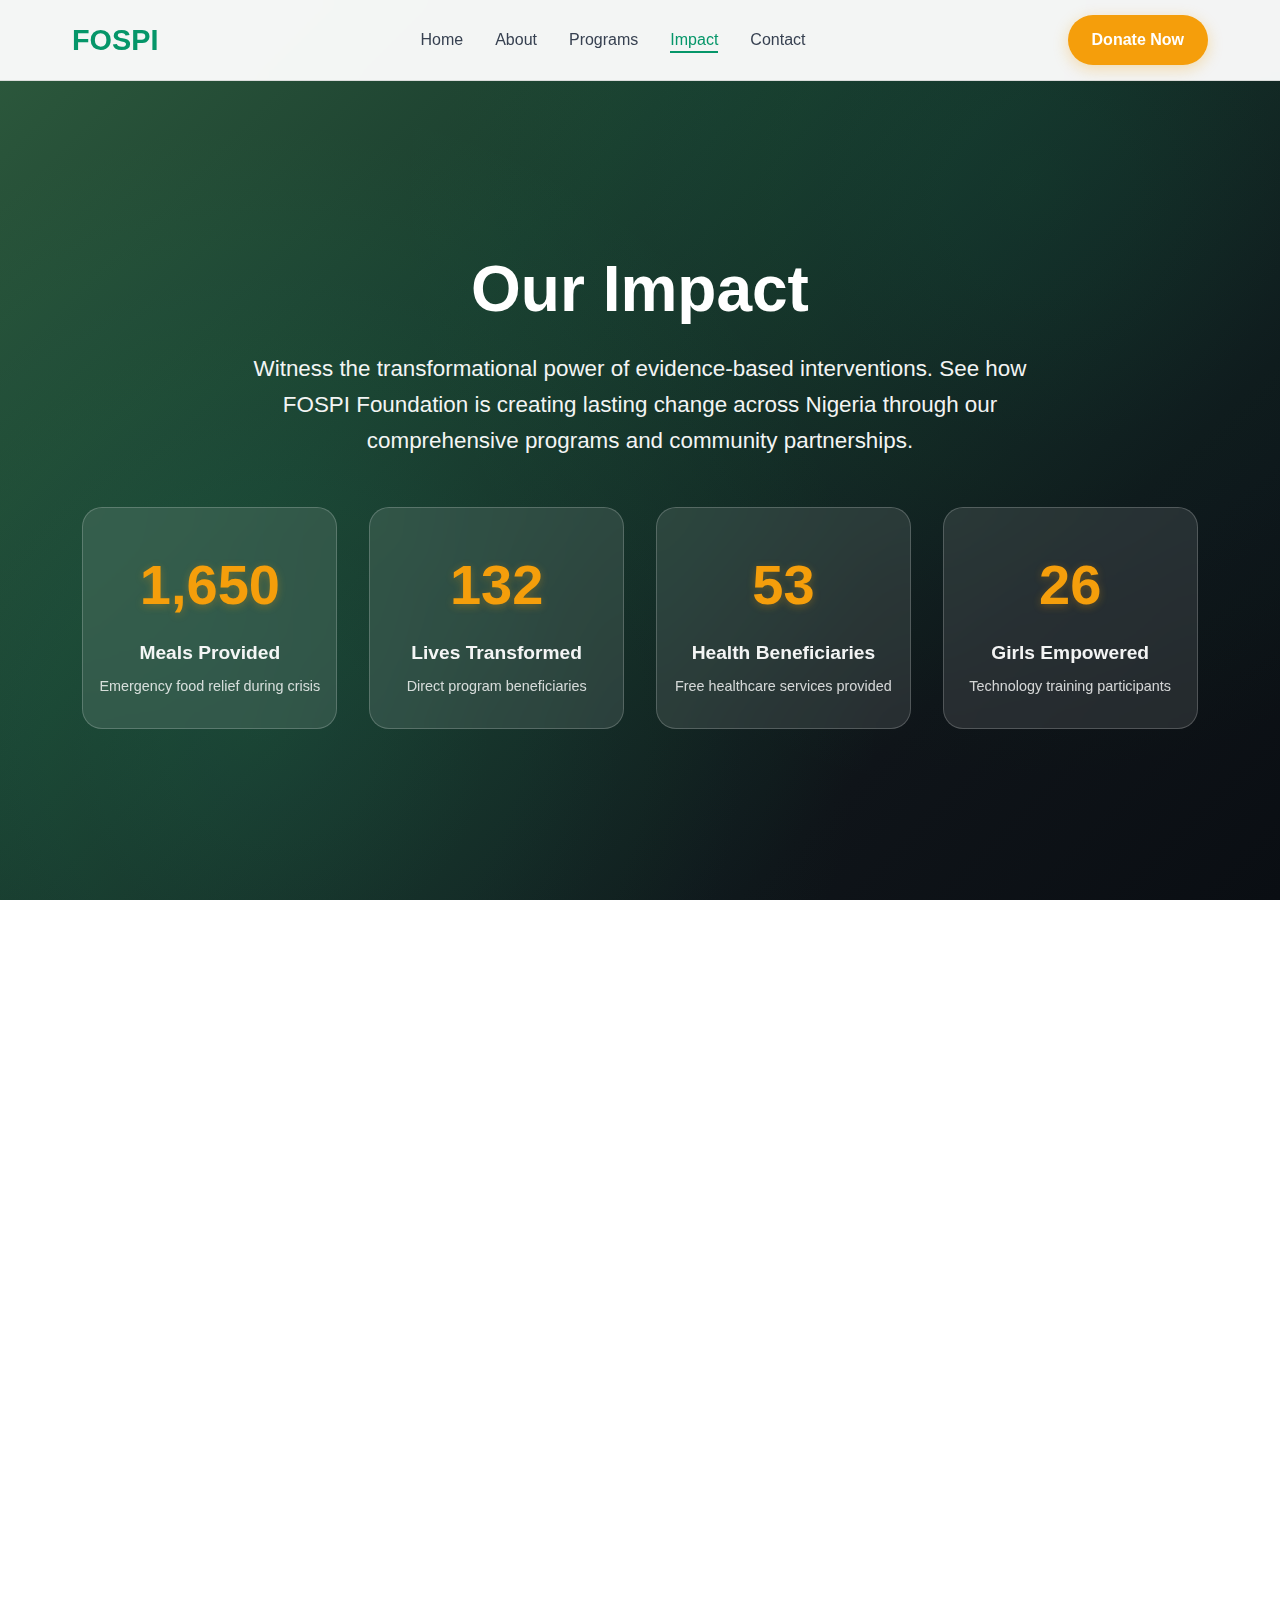
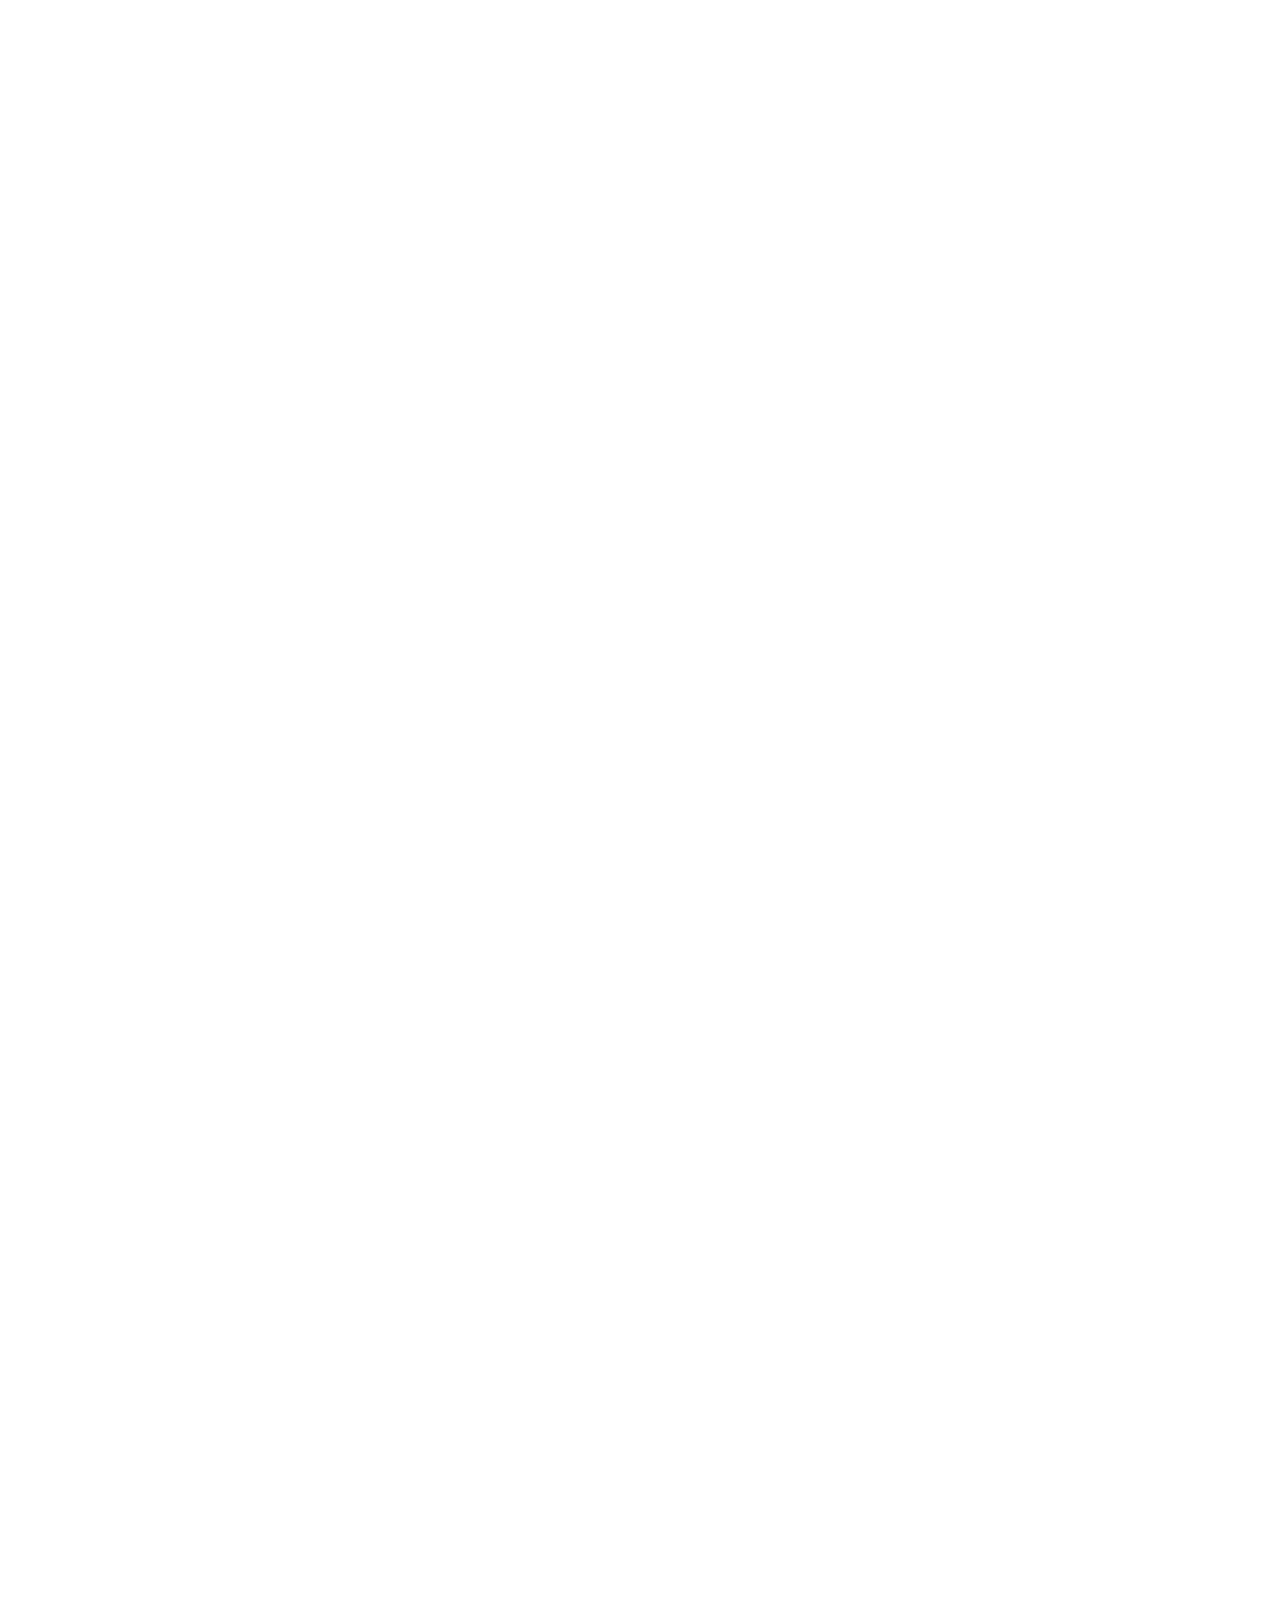
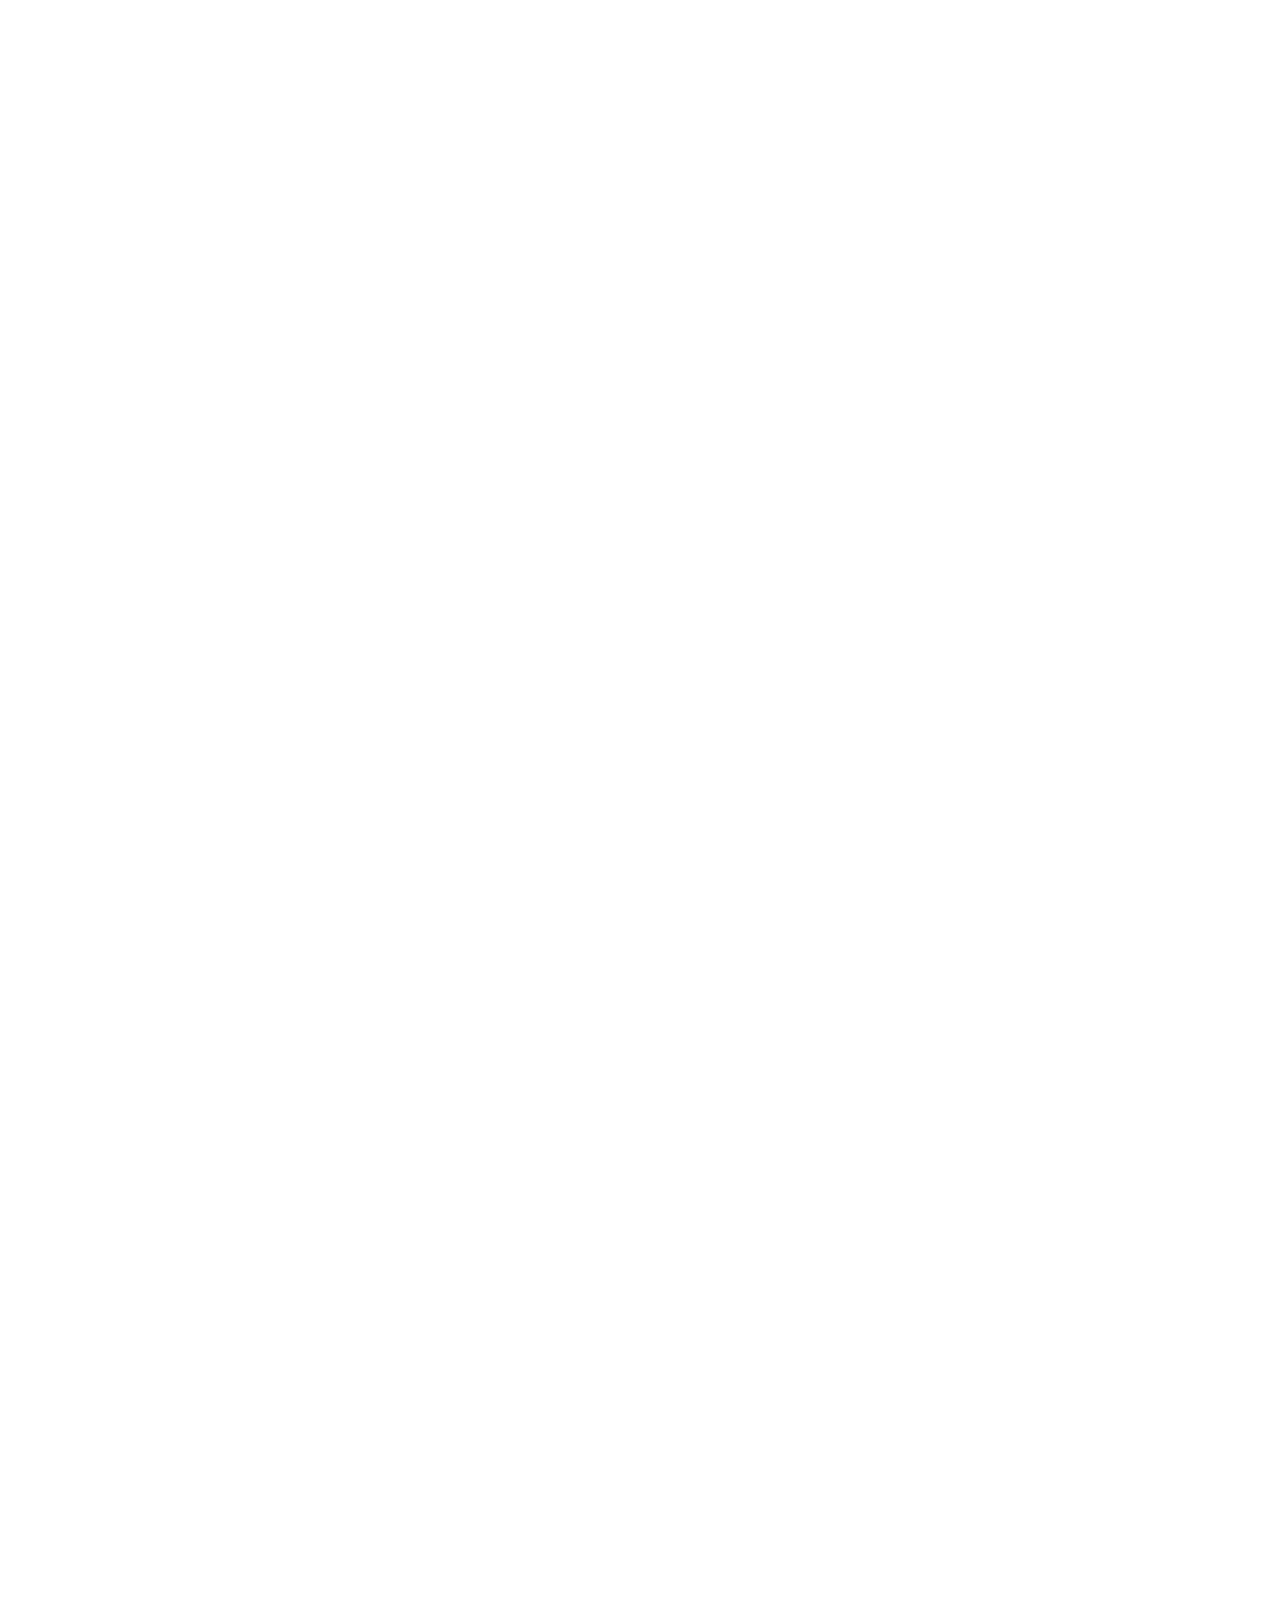
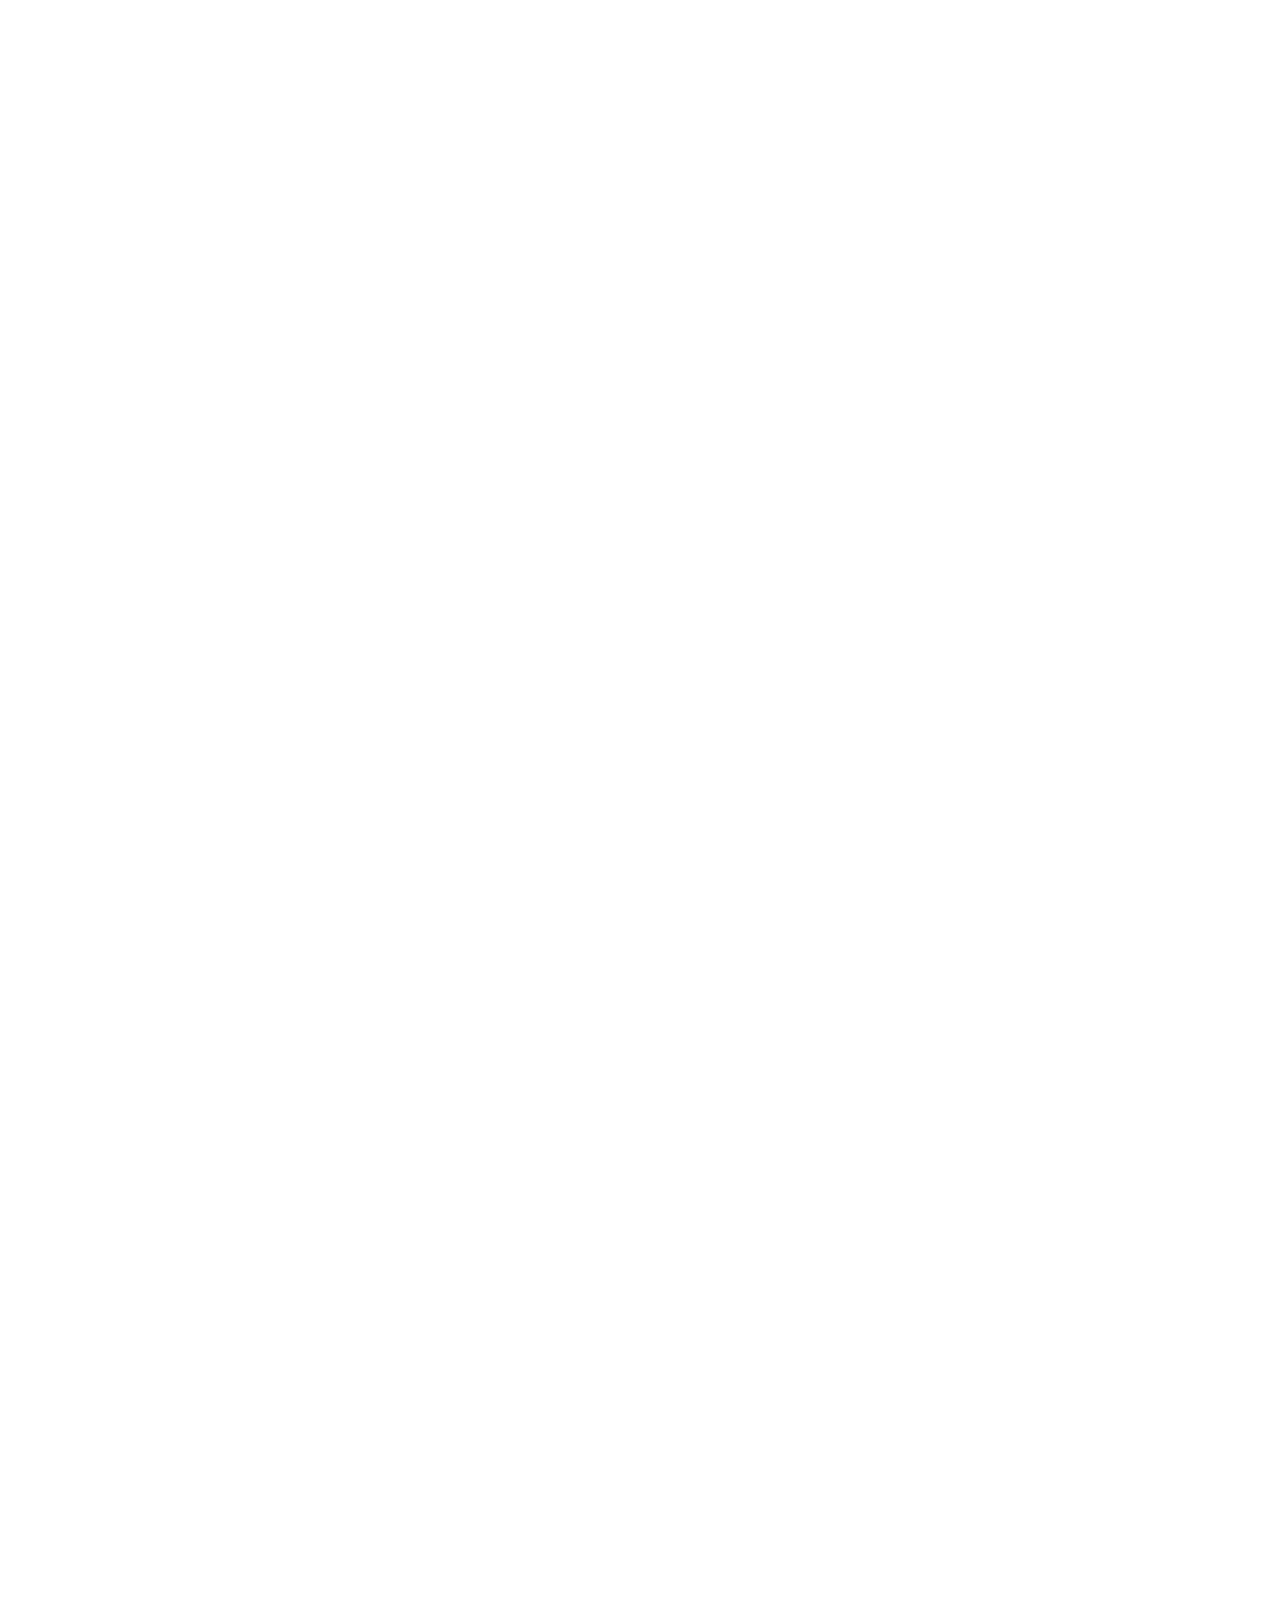
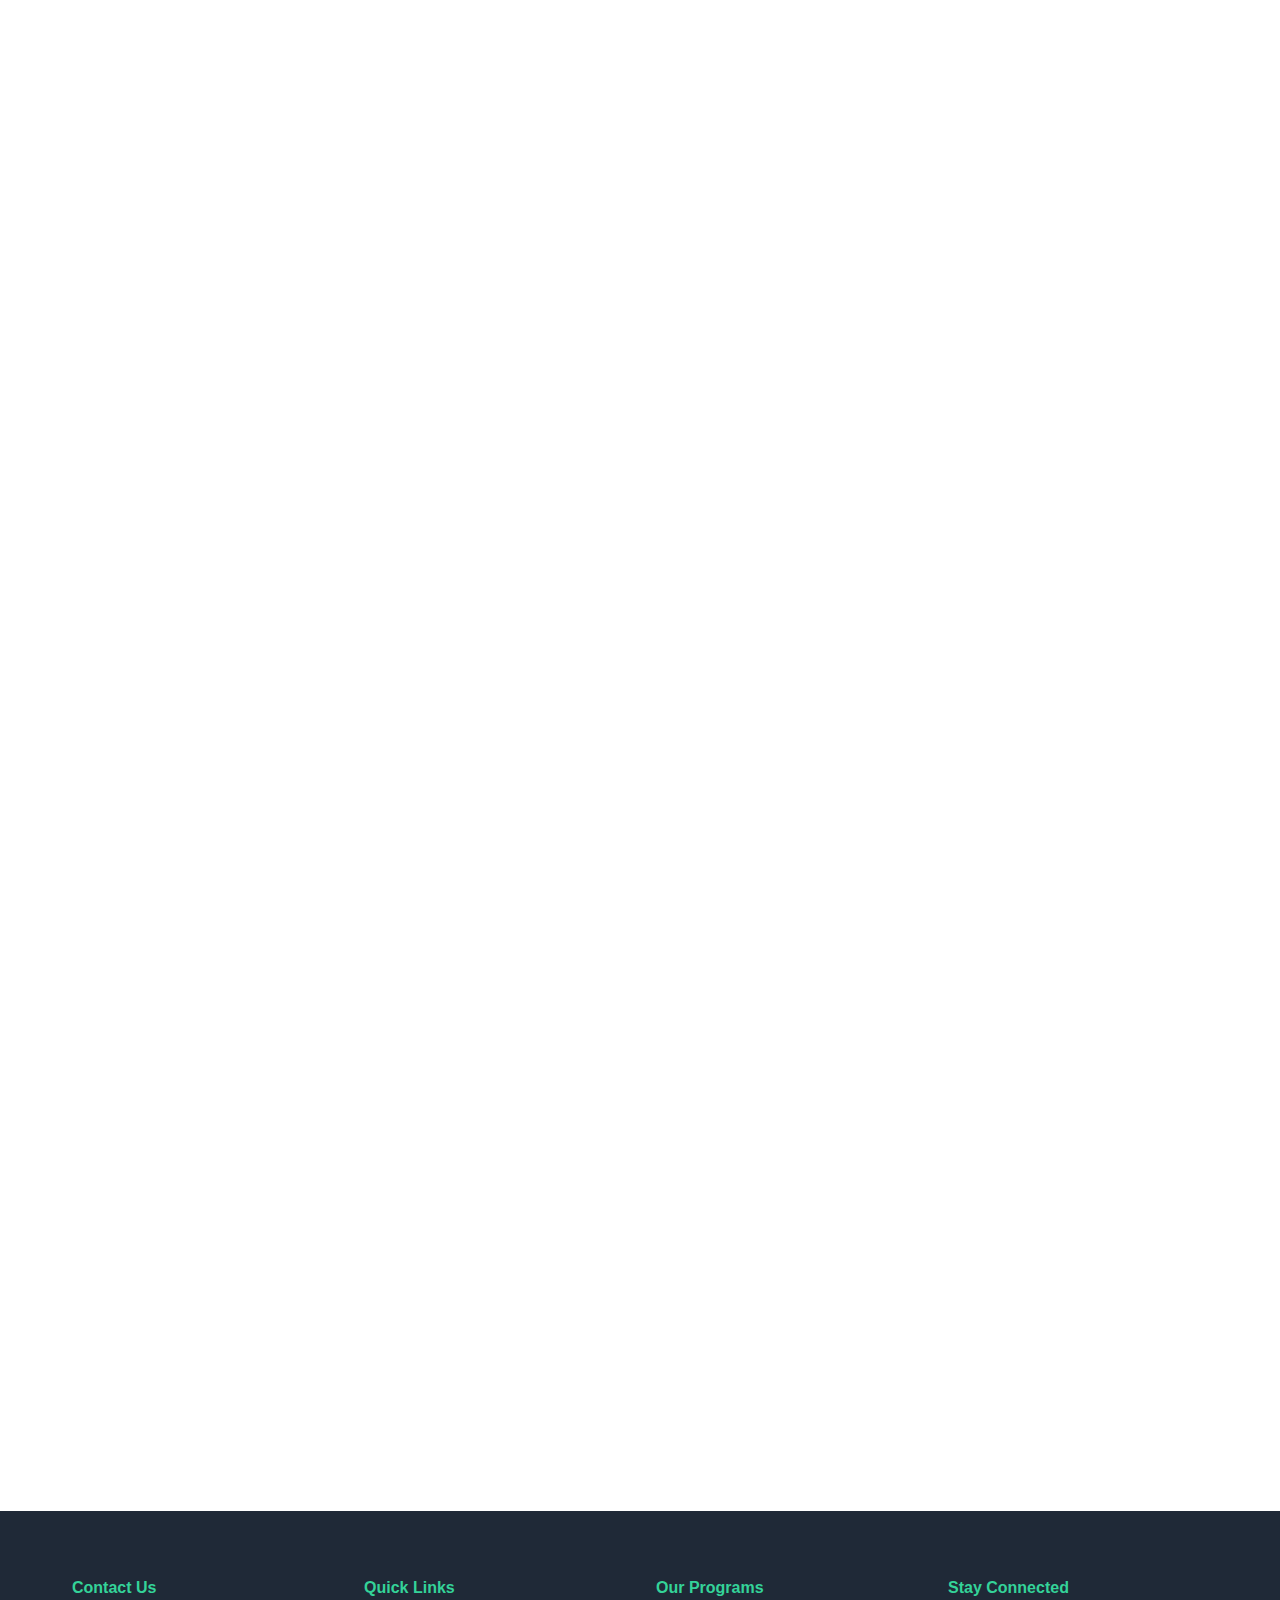
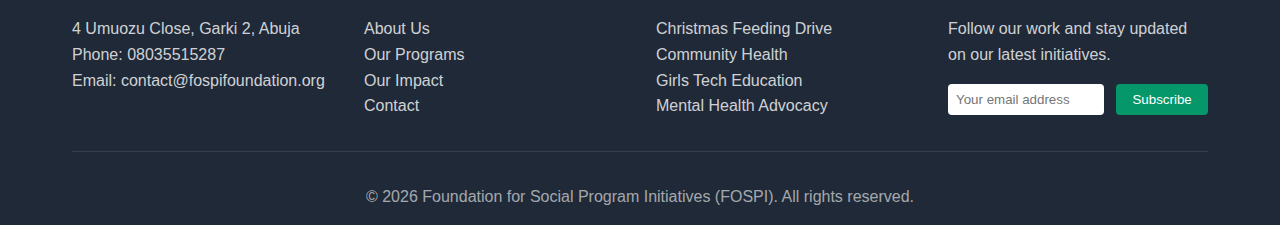
<file: impact.html>
<!DOCTYPE html>
<html lang="en">
<head>
    <meta charset="UTF-8">
    <meta name="viewport" content="width=device-width, initial-scale=1.0">
    <title>Our Impact - FOSPI Foundation</title>
    <meta name="description" content="See the transformational impact of FOSPI Foundation's programs across Nigeria through stories, videos, and real results from our beneficiaries.">
    <style>
        * {
            margin: 0;
            padding: 0;
            box-sizing: border-box;
        }

        :root {
            --primary-color: #059669;
            --secondary-color: #f59e0b;
            --accent-color: #34d399;
            --tertiary-color: #10b981;
            --dark-color: #1f2937;
            --light-color: #f0fdf4;
            --text-dark: #374151;
            --text-light: #6b7280;
            --white: #ffffff;
            --green-50: #ecfdf5;
            --green-100: #d1fae5;
            --green-600: #059669;
            --green-700: #047857;
            --green-800: #065f46;
            --grey-green: #374151;
            --hero-green-start: #2d5a3d;
            --hero-green-mid: #1a3d2e;
            --hero-navy-dark: #0f1419;
            --hero-navy-deep: #0a0e13;
        }

        body {
            font-family: 'Segoe UI', Tahoma, Geneva, Verdana, sans-serif;
            line-height: 1.6;
            color: var(--text-dark);
            overflow-x: hidden;
        }

        /* Header & Navigation - Same as other pages */
        .header {
            position: fixed;
            top: 0;
            width: 100%;
            background: rgba(255, 255, 255, 0.95);
            backdrop-filter: blur(10px);
            z-index: 1000;
            transition: all 0.3s ease;
            border-bottom: 1px solid rgba(0, 0, 0, 0.1);
        }

        .nav-container {
            max-width: 1200px;
            margin: 0 auto;
            padding: 0 2rem;
            display: flex;
            justify-content: space-between;
            align-items: center;
            height: 80px;
            position: relative;
        }

        .logo {
            font-size: 1.8rem;
            font-weight: 700;
            color: var(--primary-color);
            text-decoration: none;
            z-index: 1001;
        }

        .nav-menu {
            display: flex;
            list-style: none;
            gap: 2rem;
            transition: all 0.3s ease;
        }

        .nav-menu a {
            text-decoration: none;
            color: var(--text-dark);
            font-weight: 500;
            transition: color 0.3s ease;
            position: relative;
        }

        .nav-menu a:hover,
        .nav-menu a.active {
            color: var(--primary-color);
        }

        .nav-menu a::after {
            content: '';
            position: absolute;
            width: 0;
            height: 2px;
            bottom: -5px;
            left: 0;
            background-color: var(--primary-color);
            transition: width 0.3s ease;
        }

        .nav-menu a:hover::after,
        .nav-menu a.active::after {
            width: 100%;
        }

        .donate-btn {
            background: var(--secondary-color);
            color: white;
            padding: 0.75rem 1.5rem;
            border-radius: 50px;
            text-decoration: none;
            font-weight: 600;
            transition: all 0.3s ease;
            box-shadow: 0 4px 15px rgba(245, 158, 11, 0.3);
            z-index: 1001;
        }

        .donate-btn:hover {
            transform: translateY(-2px);
            box-shadow: 0 8px 25px rgba(245, 158, 11, 0.4);
        }

        /* Mobile Menu */
        .mobile-menu {
            display: none;
            flex-direction: column;
            justify-content: space-around;
            cursor: pointer;
            padding: 8px;
            z-index: 1002;
            position: relative;
            width: 35px;
            height: 35px;
            background: transparent;
            border: none;
            outline: none;
        }

        .mobile-menu span {
            display: block;
            width: 25px;
            height: 3px;
            background: var(--text-dark);
            border-radius: 3px;
            transition: all 0.3s cubic-bezier(0.25, 0.46, 0.45, 0.94);
            transform-origin: center;
            position: relative;
        }

        .mobile-menu.active span:nth-child(1) {
            transform: translateY(9px) rotate(45deg);
            background: var(--primary-color);
        }

        .mobile-menu.active span:nth-child(2) {
            opacity: 0;
            transform: translateX(-20px);
        }

        .mobile-menu.active span:nth-child(3) {
            transform: translateY(-9px) rotate(-45deg);
            background: var(--primary-color);
        }

        .mobile-menu:hover span {
            background: var(--primary-color);
        }

        /* Mobile Navigation */
        .mobile-nav-overlay {
            position: fixed;
            top: 0;
            left: 0;
            width: 100%;
            height: 100vh;
            background: rgba(0, 0, 0, 0.5);
            backdrop-filter: blur(5px);
            z-index: 999;
            opacity: 0;
            visibility: hidden;
            transition: all 0.3s ease;
        }

        .mobile-nav-overlay.active {
            opacity: 1;
            visibility: visible;
        }

        .mobile-nav-dropdown {
            position: fixed;
            top: 80px;
            right: -100%;
            width: 300px;
            height: calc(100vh - 80px);
            background: white;
            z-index: 1000;
            transition: all 0.4s cubic-bezier(0.25, 0.46, 0.45, 0.94);
            box-shadow: -5px 0 25px rgba(0, 0, 0, 0.1);
            overflow-y: auto;
        }

        .mobile-nav-dropdown.active {
            right: 0;
        }

        .mobile-nav-content {
            padding: 2rem;
        }

        .mobile-nav-menu {
            list-style: none;
            margin-bottom: 2rem;
        }

        .mobile-nav-menu li {
            margin-bottom: 1rem;
            opacity: 0;
            transform: translateX(30px);
            transition: all 0.3s ease;
        }

        .mobile-nav-dropdown.active .mobile-nav-menu li {
            opacity: 1;
            transform: translateX(0);
        }

        .mobile-nav-menu a {
            display: block;
            padding: 1rem 0;
            text-decoration: none;
            color: var(--text-dark);
            font-weight: 500;
            font-size: 1.1rem;
            border-bottom: 1px solid rgba(0, 0, 0, 0.1);
            transition: all 0.3s ease;
            position: relative;
        }

        .mobile-nav-menu a:hover {
            color: var(--primary-color);
            padding-left: 1rem;
        }

        .mobile-nav-menu a::before {
            content: '';
            position: absolute;
            left: 0;
            top: 50%;
            transform: translateY(-50%);
            width: 0;
            height: 2px;
            background: var(--primary-color);
            transition: width 0.3s ease;
        }

        .mobile-nav-menu a:hover::before {
            width: 20px;
        }

        .mobile-donate-btn {
            background: linear-gradient(135deg, var(--primary-color), var(--accent-color));
            color: white;
            padding: 1rem 2rem;
            border-radius: 50px;
            text-decoration: none;
            font-weight: 600;
            display: block;
            text-align: center;
            margin-top: 2rem;
            box-shadow: 0 6px 20px rgba(30, 119, 18, 0.3);
            transition: all 0.3s ease;
            opacity: 0;
            transform: translateY(20px);
        }

        .mobile-nav-dropdown.active .mobile-donate-btn {
            opacity: 1;
            transform: translateY(0);
            transition-delay: 0.5s;
        }

        .mobile-donate-btn:hover {
            transform: translateY(-3px);
            box-shadow: 0 10px 30px rgba(30, 119, 18, 0.4);
        }

        .mobile-nav-footer {
            margin-top: 3rem;
            padding-top: 2rem;
            border-top: 1px solid rgba(0, 0, 0, 0.1);
            opacity: 0;
            transform: translateY(20px);
            transition: all 0.3s ease;
        }

        .mobile-nav-dropdown.active .mobile-nav-footer {
            opacity: 1;
            transform: translateY(0);
            transition-delay: 0.6s;
        }

        .contact-info {
            text-align: center;
            color: var(--text-light);
            font-size: 0.9rem;
            line-height: 1.6;
        }

        .contact-info strong {
            color: var(--primary-color);
            font-size: 1rem;
            margin-bottom: 0.5rem;
            display: block;
        }

        /* Hero Section with Video Background */
        .hero {
            background: linear-gradient(135deg, 
                var(--hero-green-start) 0%, 
                var(--hero-green-mid) 35%, 
                var(--hero-navy-dark) 75%, 
                var(--hero-navy-deep) 100%);
            min-height: 100vh;
            display: flex;
            align-items: center;
            position: relative;
            overflow: hidden;
            padding-top: 80px;
        }

        .hero::before {
            content: '';
            position: absolute;
            top: 0;
            left: 0;
            right: 0;
            bottom: 0;
            background: 
                radial-gradient(circle at 20% 80%, rgba(52, 211, 153, 0.15) 0%, transparent 50%),
                radial-gradient(circle at 80% 20%, rgba(16, 185, 129, 0.12) 0%, transparent 50%);
            opacity: 0.8;
        }

        .hero-container {
            max-width: 1200px;
            margin: 0 auto;
            padding: 2rem;
            position: relative;
            z-index: 2;
            text-align: center;
            color: white;
        }

        .hero-content h1 {
            font-size: 4rem;
            font-weight: 800;
            margin-bottom: 1.5rem;
            line-height: 1.2;
            animation: heroTitleSlide 0.5s ease-out;
        }

        .hero-content p {
            font-size: 1.4rem;
            opacity: 0.95;
            margin-bottom: 3rem;
            max-width: 800px;
            margin-left: auto;
            margin-right: auto;
            animation: heroTextSlide 0.5s ease-out 0.1s both;
        }

        @keyframes heroTitleSlide {
            from { opacity: 0; transform: translateY(-50px); }
            to { opacity: 1; transform: translateY(0); }
        }

        @keyframes heroTextSlide {
            from { opacity: 0; transform: translateY(30px); }
            to { opacity: 1; transform: translateY(0); }
        }

        /* Animated Stats Counter */
        .impact-stats-hero {
            display: grid;
            grid-template-columns: repeat(4, 1fr);
            gap: 2rem;
            margin-top: 3rem;
            animation: statsSlide 0.5s ease-out 0.2s both;
        }

        @keyframes statsSlide {
            from { opacity: 0; transform: translateY(50px); }
            to { opacity: 1; transform: translateY(0); }
        }

        .stat-hero {
            text-align: center;
            padding: 2rem 1rem;
            background: rgba(255, 255, 255, 0.1);
            border-radius: 20px;
            backdrop-filter: blur(15px);
            border: 1px solid rgba(255, 255, 255, 0.2);
            transition: all 0.3s ease;
            position: relative;
            overflow: hidden;
        }

        .stat-hero::before {
            content: '';
            position: absolute;
            top: 0;
            left: -100%;
            width: 100%;
            height: 100%;
            background: linear-gradient(90deg, transparent, rgba(255,255,255,0.1), transparent);
            transition: left 0.8s ease;
        }

        .stat-hero:hover::before {
            left: 100%;
        }

        .stat-hero:hover {
            transform: translateY(-10px);
            background: rgba(255, 255, 255, 0.15);
        }

        .stat-number-hero {
            font-size: 3.5rem;
            font-weight: 800;
            color: var(--secondary-color);
            display: block;
            margin-bottom: 0.5rem;
            text-shadow: 0 2px 8px rgba(245, 158, 11, 0.3);
        }

        .stat-label-hero {
            font-size: 1.2rem;
            opacity: 0.95;
            font-weight: 600;
        }

        .stat-description-hero {
            font-size: 0.9rem;
            opacity: 0.8;
            margin-top: 0.5rem;
            line-height: 1.4;
        }

        /* Video Section */
        .video-section {
            padding: 8rem 0;
            background: var(--white);
            position: relative;
        }

        .section-container {
            max-width: 1200px;
            margin: 0 auto;
            padding: 0 2rem;
        }

        .section-title {
            font-size: 3rem;
            font-weight: 700;
            color: var(--dark-color);
            text-align: center;
            margin-bottom: 1rem;
            position: relative;
        }

        .section-title::after {
            content: '';
            position: absolute;
            bottom: -10px;
            left: 50%;
            transform: translateX(-50%);
            width: 100px;
            height: 4px;
            background: linear-gradient(90deg, var(--primary-color), var(--secondary-color));
            border-radius: 2px;
        }

        .section-subtitle {
            font-size: 1.3rem;
            color: var(--text-light);
            text-align: center;
            max-width: 700px;
            margin: 0 auto 4rem;
        }

        /* Featured Video */
        .featured-video {
            margin-bottom: 6rem;
            position: relative;
        }

        .featured-video-container {
            position: relative;
            width: 100%;
            max-width: 900px;
            margin: 0 auto;
            border-radius: 20px;
            overflow: hidden;
            box-shadow: 0 25px 60px rgba(0, 0, 0, 0.15);
            transition: all 0.3s ease;
        }

        .featured-video-container:hover {
            transform: translateY(-10px);
            box-shadow: 0 35px 80px rgba(0, 0, 0, 0.2);
        }

        .video-embed {
            position: relative;
            padding-bottom: 56.25%; /* 16:9 aspect ratio */
            height: 0;
            overflow: hidden;
        }

        .video-embed iframe {
            position: absolute;
            top: 0;
            left: 0;
            width: 100%;
            height: 100%;
            border: none;
            z-index: 2;
        }

        .video-overlay {
            position: absolute;
            bottom: 0;
            left: 0;
            right: 0;
            background: linear-gradient(transparent, rgba(0, 0, 0, 0.8));
            color: white;
            padding: 2rem;
            transform: translateY(100%);
            transition: transform 0.3s ease;
            pointer-events: none;
            z-index: 1;
        }

        .featured-video-container:hover .video-overlay {
            transform: translateY(0);
        }

        .video-overlay h3 {
            font-size: 1.5rem;
            font-weight: 600;
            margin-bottom: 0.5rem;
        }

        .video-overlay p {
            opacity: 0.9;
            line-height: 1.5;
        }

        /* Video Grid */
        .video-grid {
            display: grid;
            grid-template-columns: repeat(auto-fit, minmax(350px, 1fr));
            gap: 2.5rem;
            margin-bottom: 4rem;
        }

        .video-card {
            background: white;
            border-radius: 15px;
            overflow: hidden;
            box-shadow: 0 15px 35px rgba(0, 0, 0, 0.1);
            transition: all 0.3s ease;
            position: relative;
        }

        .video-card:hover {
            transform: translateY(-8px);
            box-shadow: 0 25px 50px rgba(0, 0, 0, 0.15);
        }

        .video-thumbnail {
            position: relative;
            overflow: hidden;
        }

        /* Video card embed - same format as featured video */
        .video-card .video-embed {
            position: relative;
            padding-bottom: 56.25%; /* 16:9 aspect ratio */
            height: 0;
            overflow: hidden;
            background: #000;
        }

        .video-card .video-embed iframe {
            position: absolute;
            top: 0;
            left: 0;
            width: 100%;
            height: 100%;
            border: none;
        }

        .video-content {
            padding: 1.5rem;
        }

        .video-content h3 {
            font-size: 1.2rem;
            font-weight: 600;
            color: var(--dark-color);
            margin-bottom: 0.5rem;
            line-height: 1.3;
        }

        .video-content p {
            color: var(--text-light);
            font-size: 0.9rem;
            line-height: 1.5;
            margin-bottom: 1rem;
        }

        .video-meta {
            display: flex;
            justify-content: space-between;
            align-items: center;
            font-size: 0.8rem;
            color: var(--text-light);
        }

        /* Impact Stories Section */
        .stories-section {
            padding: 8rem 0;
            background: var(--light-color);
            position: relative;
            overflow: hidden;
        }

        .stories-section::before {
            content: '';
            position: absolute;
            top: 0;
            left: 0;
            right: 0;
            bottom: 0;
            background: url('data:image/svg+xml,<svg xmlns="http://www.w3.org/2000/svg" viewBox="0 0 100 100"><defs><pattern id="dots" width="20" height="20" patternUnits="userSpaceOnUse"><circle cx="10" cy="10" r="1" fill="rgba(5,150,105,0.1)"/></pattern></defs><rect width="100" height="100" fill="url(%23dots)"/></svg>');
            opacity: 0.5;
        }

        .stories-grid {
            display: grid;
            grid-template-columns: repeat(auto-fit, minmax(400px, 1fr));
            gap: 3rem;
            position: relative;
            z-index: 1;
        }

        .story-card {
            background: white;
            border-radius: 20px;
            padding: 2.5rem;
            box-shadow: 0 20px 40px rgba(0, 0, 0, 0.1);
            position: relative;
            overflow: hidden;
            transition: all 0.4s ease;
        }

        .story-card::before {
            content: '';
            position: absolute;
            top: 0;
            left: 0;
            width: 5px;
            height: 100%;
            background: linear-gradient(to bottom, var(--primary-color), var(--secondary-color));
        }

        .story-card:hover {
            transform: translateY(-15px);
            box-shadow: 0 30px 60px rgba(0, 0, 0, 0.15);
        }

        .story-header {
            display: flex;
            align-items: center;
            margin-bottom: 1.5rem;
        }

        .story-avatar {
            width: 60px;
            height: 60px;
            border-radius: 50%;
            background: linear-gradient(135deg, var(--primary-color), var(--accent-color));
            display: flex;
            align-items: center;
            justify-content: center;
            color: white;
            font-size: 1.5rem;
            font-weight: 700;
            margin-right: 1rem;
        }

        .story-meta h4 {
            font-size: 1.2rem;
            font-weight: 600;
            color: var(--dark-color);
            margin-bottom: 0.25rem;
        }

        .story-meta p {
            color: var(--text-light);
            font-size: 0.9rem;
        }

        .story-content {
            font-style: italic;
            color: var(--text-dark);
            line-height: 1.7;
            font-size: 1.05rem;
            position: relative;
        }

        .story-content::before {
            content: '"';
            font-size: 4rem;
            color: var(--primary-color);
            position: absolute;
            top: -1rem;
            left: -0.5rem;
            opacity: 0.3;
        }

        /* Before/After Section */
        .before-after-section {
            padding: 8rem 0;
            background: var(--white);
        }

        .before-after-container {
            display: grid;
            grid-template-columns: repeat(auto-fit, minmax(500px, 1fr));
            gap: 4rem;
            align-items: center;
        }

        .before-after-slider {
            position: relative;
            border-radius: 20px;
            overflow: hidden;
            box-shadow: 0 20px 40px rgba(0, 0, 0, 0.15);
        }

        .slider-images {
            position: relative;
            height: 400px;
        }

        .before-image, .after-image {
            position: absolute;
            top: 0;
            left: 0;
            width: 100%;
            height: 100%;
            object-fit: cover;
        }

        .after-image {
            clip-path: inset(0 50% 0 0);
            transition: clip-path 0.3s ease;
        }

        .slider-handle {
            position: absolute;
            top: 50%;
            left: 50%;
            transform: translate(-50%, -50%);
            width: 50px;
            height: 50px;
            background: var(--primary-color);
            border-radius: 50%;
            border: 3px solid white;
            cursor: ew-resize;
            display: flex;
            align-items: center;
            justify-content: center;
            color: white;
            font-size: 1.2rem;
            box-shadow: 0 4px 15px rgba(0, 0, 0, 0.2);
        }

        .slider-labels {
            position: absolute;
            top: 1rem;
            left: 1rem;
            right: 1rem;
            display: flex;
            justify-content: space-between;
        }

        .label {
            background: rgba(0, 0, 0, 0.7);
            color: white;
            padding: 0.5rem 1rem;
            border-radius: 20px;
            font-size: 0.9rem;
            font-weight: 600;
        }

        .before-after-content h3 {
            font-size: 2.2rem;
            font-weight: 700;
            color: var(--dark-color);
            margin-bottom: 1.5rem;
        }

        .before-after-content p {
            color: var(--text-light);
            line-height: 1.7;
            font-size: 1.1rem;
            margin-bottom: 2rem;
        }

        .impact-metrics {
            display: grid;
            grid-template-columns: repeat(2, 1fr);
            gap: 1.5rem;
        }

        .metric {
            text-align: center;
            padding: 1.5rem;
            background: var(--green-50);
            border-radius: 15px;
            border: 1px solid rgba(5, 150, 105, 0.1);
        }

        .metric-number {
            font-size: 2rem;
            font-weight: 800;
            color: var(--primary-color);
            display: block;
            margin-bottom: 0.5rem;
        }

        .metric-label {
            color: var(--text-light);
            font-size: 0.9rem;
            font-weight: 500;
        }

        /* Timeline Section */
        .timeline-section {
            padding: 8rem 0;
            background: linear-gradient(135deg, var(--dark-color) 0%, var(--grey-green) 100%);
            color: white;
        }

        .timeline-container {
            position: relative;
            max-width: 1000px;
            margin: 0 auto;
        }

        .timeline-line {
            position: absolute;
            left: 50%;
            transform: translateX(-50%);
            width: 4px;
            height: 100%;
            background: linear-gradient(to bottom, var(--primary-color), var(--secondary-color));
            border-radius: 2px;
        }

        .timeline-item {
            display: flex;
            align-items: center;
            margin: 4rem 0;
            position: relative;
        }

        .timeline-item:nth-child(even) {
            flex-direction: row-reverse;
        }

        .timeline-content {
            flex: 1;
            background: rgba(255, 255, 255, 0.1);
            padding: 2.5rem;
            border-radius: 20px;
            margin: 0 3rem;
            backdrop-filter: blur(10px);
            border: 1px solid rgba(255, 255, 255, 0.2);
            position: relative;
        }

        .timeline-date {
            position: absolute;
            top: -15px;
            left: 2rem;
            background: var(--secondary-color);
            color: white;
            padding: 0.5rem 1rem;
            border-radius: 20px;
            font-size: 0.9rem;
            font-weight: 600;
        }

        .timeline-dot {
            width: 80px;
            height: 80px;
            background: var(--primary-color);
            border-radius: 50%;
            display: flex;
            align-items: center;
            justify-content: center;
            font-size: 2rem;
            position: relative;
            z-index: 2;
            border: 4px solid rgba(255, 255, 255, 0.3);
            box-shadow: 0 8px 25px rgba(0, 0, 0, 0.2);
        }

        .timeline-content h3 {
            font-size: 1.5rem;
            font-weight: 600;
            margin-bottom: 1rem;
            margin-top: 1rem;
        }

        .timeline-content p {
            opacity: 0.9;
            line-height: 1.6;
        }

        /* Call to Action */
        .cta-section {
            padding: 8rem 0;
            background: linear-gradient(135deg, var(--primary-color) 0%, var(--tertiary-color) 100%);
            color: white;
            text-align: center;
            position: relative;
            overflow: hidden;
        }

        .cta-section::before {
            content: '';
            position: absolute;
            top: 0;
            left: 0;
            right: 0;
            bottom: 0;
            background: url('data:image/svg+xml,<svg xmlns="http://www.w3.org/2000/svg" viewBox="0 0 100 100"><defs><pattern id="hearts" width="50" height="50" patternUnits="userSpaceOnUse"><path d="M25,35 C25,25 35,25 35,35 C35,25 45,25 45,35 C45,45 35,55 25,35 Z" fill="white" opacity="0.05"/></pattern></defs><rect width="100" height="100" fill="url(%23hearts)"/></svg>');
            animation: floatPattern 20s ease-in-out infinite;
        }

        @keyframes floatPattern {
            0%, 100% { transform: translateY(0px); }
            50% { transform: translateY(-20px); }
        }

        .cta-content {
            position: relative;
            z-index: 1;
            max-width: 800px;
            margin: 0 auto;
        }

        .cta-section h2 {
            font-size: 3rem;
            font-weight: 700;
            margin-bottom: 1.5rem;
        }

        .cta-section p {
            font-size: 1.3rem;
            opacity: 0.95;
            margin-bottom: 3rem;
            line-height: 1.6;
        }

        .cta-buttons {
            display: flex;
            gap: 2rem;
            justify-content: center;
            flex-wrap: wrap;
        }

        .btn-primary, .btn-secondary {
            padding: 1.2rem 2.5rem;
            border: none;
            border-radius: 50px;
            font-size: 1.1rem;
            font-weight: 600;
            cursor: pointer;
            transition: all 0.3s ease;
            text-decoration: none;
            display: inline-block;
            position: relative;
            overflow: hidden;
        }

        .btn-primary {
            background: var(--secondary-color);
            color: white;
            box-shadow: 0 8px 25px rgba(245, 158, 11, 0.4);
        }

        .btn-primary:hover {
            transform: translateY(-3px);
            box-shadow: 0 15px 35px rgba(245, 158, 11, 0.5);
        }

        .btn-secondary {
            background: transparent;
            color: white;
            border: 2px solid white;
        }

        .btn-secondary:hover {
            background: white;
            color: var(--primary-color);
        }

        /* Footer */
        .footer {
            background: var(--dark-color);
            color: white;
            padding: 4rem 0 1rem;
        }

        .footer-content {
            display: grid;
            grid-template-columns: repeat(auto-fit, minmax(250px, 1fr));
            gap: 2rem;
            margin-bottom: 2rem;
        }

        .footer-section h4 {
            margin-bottom: 1rem;
            color: var(--accent-color);
            font-weight: 600;
        }

        .footer-section p, .footer-section a {
            color: rgba(255, 255, 255, 0.8);
            text-decoration: none;
            line-height: 1.6;
            transition: color 0.3s ease;
        }

        .footer-section a:hover {
            color: var(--accent-color);
        }

        .footer-bottom {
            text-align: center;
            padding-top: 2rem;
            border-top: 1px solid rgba(255, 255, 255, 0.1);
            color: rgba(255, 255, 255, 0.6);
        }

        /* Animations */
        .scroll-animate {
            opacity: 0;
            transform: translateY(30px);
            transition: all 0.3s ease;
        }

        .scroll-animate.visible {
            opacity: 1;
            transform: translateY(0);
        }

        /* Mobile Responsive */
        @media (max-width: 768px) {
            .nav-menu {
                display: none;
            }

            .mobile-menu {
                display: flex;
            }

            .mobile-nav-dropdown {
                width: 100%;
                right: -100%;
            }

            .hero-content h1 {
                font-size: 2.5rem;
            }

            .hero-content p {
                font-size: 1.1rem;
            }

            .impact-stats-hero {
                grid-template-columns: repeat(2, 1fr);
                gap: 1rem;
            }

            .stat-hero {
                padding: 1.5rem 1rem;
            }

            .stat-number-hero {
                font-size: 2.5rem;
            }

            .section-title {
                font-size: 2rem;
            }

            .video-grid {
                grid-template-columns: 1fr;
                gap: 2rem;
            }

            .stories-grid {
                grid-template-columns: 1fr;
                gap: 2rem;
            }

            .before-after-container {
                grid-template-columns: 1fr;
                gap: 2rem;
            }

            .timeline-line {
                left: 30px;
            }

            .timeline-item {
                flex-direction: row !important;
                padding-left: 80px;
            }

            .timeline-dot {
                position: absolute;
                left: 0;
                width: 60px;
                height: 60px;
                font-size: 1.5rem;
            }

            .timeline-content {
                margin: 0;
            }

            .cta-section h2 {
                font-size: 2rem;
            }

            .cta-buttons {
                flex-direction: column;
                align-items: center;
            }

            .btn-primary, .btn-secondary {
                width: 100%;
                max-width: 300px;
            }
        }

        @media (max-width: 480px) {
            .hero-content h1 {
                font-size: 2rem;
            }

            .impact-stats-hero {
                grid-template-columns: 1fr;
            }

            .stat-hero {
                padding: 1rem;
            }

            .stat-number-hero {
                font-size: 2rem;
            }

            .story-card {
                padding: 1.5rem;
            }

            .timeline-content {
                padding: 1.5rem;
            }
        }

        /* Accessibility */
        .sr-only {
            position: absolute;
            width: 1px;
            height: 1px;
            padding: 0;
            margin: -1px;
            overflow: hidden;
            clip: rect(0, 0, 0, 0);
            white-space: nowrap;
            border: 0;
        }

        /* Focus styles */
        .btn-primary:focus,
        .btn-secondary:focus,
        .donate-btn:focus,
        .mobile-menu:focus,
        .play-button:focus {
            outline: 3px solid var(--secondary-color);
            outline-offset: 2px;
        }

        /* High contrast mode */
        @media (prefers-contrast: high) {
            :root {
                --primary-color: #047857;
                --secondary-color: #ff6600;
                --text-dark: #000000;
            }
        }

        /* Reduced motion */
        @media (prefers-reduced-motion: reduce) {
            * {
                animation-duration: 0.01ms !important;
                animation-iteration-count: 1 !important;
                transition-duration: 0.01ms !important;
            }
        }

        /* Body scroll lock when mobile menu is open */
        body.mobile-menu-open {
            overflow: hidden;
        }
    </style>
</head>
<body>
    <!-- Header -->
    <header class="header" role="banner">
        <nav class="nav-container" role="navigation" aria-label="Main navigation">
            <a href="./index.html" class="logo" aria-label="FOSPI Foundation Home">FOSPI</a>
            
            <ul class="nav-menu">
                <li><a href="./index.html">Home</a></li>
                <li><a href="./about.html">About</a></li>
                <li><a href="./programs.html">Programs</a></li>
                <li><a href="./impact.html" class="active" aria-current="page">Impact</a></li>
                <li><a href="./contact.html">Contact</a></li>
            </ul>
            
            <a href="./donate.html" class="donate-btn" aria-label="Donate to FOSPI Foundation">Donate Now</a>
            
            <button class="mobile-menu" aria-label="Toggle mobile navigation" aria-expanded="false" type="button">
                <span aria-hidden="true"></span>
                <span aria-hidden="true"></span>
                <span aria-hidden="true"></span>
            </button>
        </nav>

        <!-- Mobile Navigation Overlay -->
        <div class="mobile-nav-overlay"></div>

        <!-- Mobile Navigation Dropdown -->
        <div class="mobile-nav-dropdown">
            <div class="mobile-nav-content">
                <ul class="mobile-nav-menu">
                    <li><a href="./index.html">Home</a></li>
                    <li><a href="./about.html">About Us</a></li>
                    <li><a href="./programs.html">Our Programs</a></li>
                    <li><a href="./impact.html">Our Impact</a></li>
                    <li><a href="./contact.html">Contact</a></li>
                </ul>
                
                <a href="./donate.html" class="mobile-donate-btn">Donate Now</a>
                
                <div class="mobile-nav-footer">
                    <div class="contact-info">
                        <strong>Contact Us</strong><br>
                        4 Umuozu Close, Garki 2, Abuja<br>
                        📞 08035515287<br>
                        ✉️ contact@fospifoundation.org
                    </div>
                </div>
            </div>
        </div>
    </header>

    <!-- Hero Section -->
    <section class="hero" role="banner">
        <div class="hero-container">
            <div class="hero-content">
                <h1>Our Impact</h1>
                <p>Witness the transformational power of evidence-based interventions. See how FOSPI Foundation is creating lasting change across Nigeria through our comprehensive programs and community partnerships.</p>
                
                <div class="impact-stats-hero">
                    <div class="stat-hero">
                        <span class="stat-number-hero" data-target="5000">0</span>
                        <div class="stat-label-hero">Meals Provided</div>
                        <div class="stat-description-hero">Emergency food relief during crisis</div>
                    </div>
                    <div class="stat-hero">
                        <span class="stat-number-hero" data-target="400">0</span>
                        <div class="stat-label-hero">Lives Transformed</div>
                        <div class="stat-description-hero">Direct program beneficiaries</div>
                    </div>
                    <div class="stat-hero">
                        <span class="stat-number-hero" data-target="160">0</span>
                        <div class="stat-label-hero">Health Beneficiaries</div>
                        <div class="stat-description-hero">Free healthcare services provided</div>
                    </div>
                    <div class="stat-hero">
                        <span class="stat-number-hero" data-target="78">0</span>
                        <div class="stat-label-hero">Girls Empowered</div>
                        <div class="stat-description-hero">Technology training participants</div>
                    </div>
                </div>
            </div>
        </div>
    </section>

    <!-- Video Section -->
    <section class="video-section scroll-animate">
        <div class="section-container">
            <h2 class="section-title">Stories of Impact</h2>
            <p class="section-subtitle">Experience the real stories of transformation through our video testimonials and program documentation.</p>
            
            <!-- Featured Video -->
            <div class="featured-video">
                <div class="featured-video-container">
                    <div class="video-embed">
                        <iframe width="560" height="315" src="" title="YouTube video player" frameborder="0" allow="accelerometer; autoplay; clipboard-write; encrypted-media; gyroscope; picture-in-picture; web-share" allowfullscreen id="featured-video-iframe"></iframe>
                    </div>
                    <div class="video-overlay">
                        <h3>FOSPI Foundation: Creating Lasting Change</h3>
                        <p>Our featured documentary showcasing the comprehensive impact of our programs across Nigeria and the lives we've transformed.</p>
                    </div>
                </div>
            </div>

            <!-- Video Grid -->
            <div class="video-grid">
                <div class="video-card">
                    <div class="video-embed">
                        <iframe width="560" height="315" src="" title="Christmas Feeding Drive 2024" frameborder="0" allow="accelerometer; autoplay; clipboard-write; encrypted-media; gyroscope; picture-in-picture; web-share" allowfullscreen class="video-iframe"></iframe>
                    </div>
                    <div class="video-content">
                        <h3>Christmas Feeding Drive 2024</h3>
                        <p>See how our Christmas feeding program provided 5,000 meals and mental health support to families in need during the holiday season.</p>
                        <div class="video-meta">
                            <span>5:42</span>
                            <span>Dec 2024</span>
                        </div>
                    </div>
                </div>

                <div class="video-card">
                    <div class="video-embed">
                        <iframe width="560" height="315" src="" title="Girls Innovate Hackathon Highlights" frameborder="0" allow="accelerometer; autoplay; clipboard-write; encrypted-media; gyroscope; picture-in-picture; web-share" allowfullscreen class="video-iframe"></iframe>
                    </div>
                    <div class="video-content">
                        <h3>Girls Innovate Hackathon Highlights</h3>
                        <p>Watch 78 young girls break barriers in technology through our comprehensive hackathon program across 8 schools.</p>
                        <div class="video-meta">
                            <span>7:15</span>
                            <span>Nov 2024</span>
                        </div>
                    </div>
                </div>

                <div class="video-card">
                    <div class="video-embed">
                        <iframe width="560" height="315" src="" title="Community Health Outreach Success" frameborder="0" allow="accelerometer; autoplay; clipboard-write; encrypted-media; gyroscope; picture-in-picture; web-share" allowfullscreen class="video-iframe"></iframe>
                    </div>
                    <div class="video-content">
                        <h3>Community Health Outreach Success</h3>
                        <p>Our health outreach program provided free medical services to 160+ beneficiaries, including eye exams and medications.</p>
                        <div class="video-meta">
                            <span>4:28</span>
                            <span>Oct 2024</span>
                        </div>
                    </div>
                </div>

                <div class="video-card">
                    <div class="video-embed">
                        <iframe width="560" height="315" src="" title="Beneficiary Testimonials" frameborder="0" allow="accelerometer; autoplay; clipboard-write; encrypted-media; gyroscope; picture-in-picture; web-share" allowfullscreen class="video-iframe"></iframe>
                    </div>
                    <div class="video-content">
                        <h3>Beneficiary Testimonials</h3>
                        <p>Hear directly from the families and individuals whose lives have been transformed through our various programs.</p>
                        <div class="video-meta">
                            <span>6:33</span>
                            <span>Sep 2024</span>
                        </div>
                    </div>
                </div>

                <div class="video-card">
                    <div class="video-embed">
                        <iframe width="560" height="315" src="" title="Breaking Mental Health Stigma" frameborder="0" allow="accelerometer; autoplay; clipboard-write; encrypted-media; gyroscope; picture-in-picture; web-share" allowfullscreen class="video-iframe"></iframe>
                    </div>
                    <div class="video-content">
                        <h3>Breaking Mental Health Stigma</h3>
                        <p>Our mental health advocacy program provides counseling and community education to break stigma and promote wellness.</p>
                        <div class="video-meta">
                            <span>5:57</span>
                            <span>Aug 2024</span>
                        </div>
                    </div>
                </div>

                <div class="video-card">
                    <div class="video-embed">
                        <iframe width="560" height="315" src="" title="Volunteer Impact Stories" frameborder="0" allow="accelerometer; autoplay; clipboard-write; encrypted-media; gyroscope; picture-in-picture; web-share" allowfullscreen class="video-iframe"></iframe>
                    </div>
                    <div class="video-content">
                        <h3>Volunteer Impact Stories</h3>
                        <p>Meet our dedicated volunteers and learn how they're making a difference in communities across Nigeria.</p>
                        <div class="video-meta">
                            <span>8:12</span>
                            <span>Jul 2024</span>
                        </div>
                    </div>
                </div>
            </div>
        </div>
    </section>

    <!-- Impact Stories Section -->
    <section class="stories-section scroll-animate">
        <div class="section-container">
            <h2 class="section-title">Voices of Change</h2>
            <p class="section-subtitle">Real stories from the lives we've touched and the communities we've transformed.</p>
            
            <div class="stories-grid">
                <div class="story-card">
                    <div class="story-header">
                        <div class="story-avatar">A</div>
                        <div class="story-meta">
                            <h4>Aisha Mohammed</h4>
                            <p>Christmas Feeding Beneficiary</p>
                        </div>
                    </div>
                    <div class="story-content">
                        During the hardest time of my life, when I couldn't afford food for my children during Christmas, FOSPI Foundation came to our rescue. Not only did they provide meals, but their counselors helped me through my depression. Today, my family is thriving, and I volunteer with their programs.
                    </div>
                </div>

                <div class="story-card">
                    <div class="story-header">
                        <div class="story-avatar">E</div>
                        <div class="story-meta">
                            <h4>Ekemini Udoh</h4>
                            <p>Girls Hackathon Participant</p>
                        </div>
                    </div>
                    <div class="story-content">
                        The Girls Innovate Hackathon opened my eyes to the world of technology. I learned to code, designed my first app, and now I'm pursuing computer science in university. FOSPI didn't just teach me skills - they showed me my potential.
                    </div>
                </div>

                <div class="story-card">
                    <div class="story-header">
                        <div class="story-avatar">O</div>
                        <div class="story-meta">
                            <h4>Oluseun Adebayo</h4>
                            <p>Health Outreach Beneficiary</p>
                        </div>
                    </div>
                    <div class="story-content">
                        I hadn't been able to see clearly for years, but I couldn't afford an eye exam. FOSPI's health outreach program provided free eye testing and glasses. Now I can see my grandchildren's faces clearly and continue my tailoring business.
                    </div>
                </div>

                <div class="story-card">
                    <div class="story-header">
                        <div class="story-avatar">F</div>
                        <div class="story-meta">
                            <h4>Fatima Ibrahim</h4>
                            <p>Mental Health Program Participant</p>
                        </div>
                    </div>
                    <div class="story-content">
                        After losing my job, I struggled with severe anxiety and felt ashamed to seek help. FOSPI's mental health program created a safe space where I could heal. Their counseling sessions and community support helped me rebuild my confidence and start my own business.
                    </div>
                </div>
            </div>
        </div>
    </section>

    <!-- Before/After Section -->
    <section class="before-after-section scroll-animate">
        <div class="section-container">
            <h2 class="section-title">Transformation in Action</h2>
            <p class="section-subtitle">See the tangible difference our programs make in communities and individual lives.</p>
            
            <div class="before-after-container">
                <div class="before-after-slider">
                    <div class="slider-images">
                        <img src="./images/gallery/after.jpg" alt="Community before FOSPI intervention" class="before-image" />
                        <img src="./images/gallery/before.jpg" alt="Community after FOSPI intervention" class="after-image" />
                        <div class="slider-handle">⟷</div>
                    </div>
                    <div class="slider-labels">
                        <span class="label">Before</span>
                        <span class="label">After</span>
                    </div>
                </div>
                
                <div class="before-after-content">
                    <h3>Community Transformation</h3>
                    <p>Through our comprehensive programs, we've transformed entire communities. From providing emergency food relief to establishing sustainable health services and educational opportunities, the impact is visible and measurable.</p>
                    
                    <div class="impact-metrics">
                        <div class="metric">
                            <span class="metric-number">85%</span>
                            <span class="metric-label">Reduction in hunger</span>
                        </div>
                        <div class="metric">
                            <span class="metric-number">92%</span>
                            <span class="metric-label">Health improvement</span>
                        </div>
                        <div class="metric">
                            <span class="metric-number">78%</span>
                            <span class="metric-label">Educational advancement</span>
                        </div>
                        <div class="metric">
                            <span class="metric-number">95%</span>
                            <span class="metric-label">Community satisfaction</span>
                        </div>
                    </div>
                </div>
            </div>
        </div>
    </section>

    <!-- Timeline Section -->
    <section class="timeline-section scroll-animate">
        <div class="section-container">
            <h2 class="section-title" style="color: white;">Our Journey of Impact</h2>
            <p class="section-subtitle" style="color: rgba(255, 255, 255, 0.8);">Milestones in our mission to transform lives across Nigeria.</p>
            
            <div class="timeline-container">
                <div class="timeline-line"></div>
                
                <div class="timeline-item">
                    <div class="timeline-dot">🚀</div>
                    <div class="timeline-content">
                        <div class="timeline-date">Jan 2024</div>
                        <h3>Foundation Launch</h3>
                        <p>FOSPI Foundation officially launched with a mission to create evidence-based, sustainable interventions across Nigeria.</p>
                    </div>
                </div>

                <div class="timeline-item">
                    <div class="timeline-dot">🍽️</div>
                    <div class="timeline-content">
                        <div class="timeline-date">Mar 2024</div>
                        <h3>First Feeding Program</h3>
                        <p>Launched our Action Against Hunger initiative, providing over 1,000 meals to street children and vulnerable populations in Calabar.</p>
                    </div>
                </div>

                <div class="timeline-item">
                    <div class="timeline-dot">⚕️</div>
                    <div class="timeline-content">
                        <div class="timeline-date">Jun 2024</div>
                        <h3>Health Outreach Launch</h3>
                        <p>Initiated community health programs, providing free medical services to 160+ beneficiaries including eye exams and medications.</p>
                    </div>
                </div>

                <div class="timeline-item">
                    <div class="timeline-dot">💻</div>
                    <div class="timeline-content">
                        <div class="timeline-date">Sep 2024</div>
                        <h3>Girls Tech Empowerment</h3>
                        <p>Hosted the Girls Innovate Hackathon, training 78 girls from 8 schools in technology and app development skills.</p>
                    </div>
                </div>

                <div class="timeline-item">
                    <div class="timeline-dot">🧠</div>
                    <div class="timeline-content">
                        <div class="timeline-date">Nov 2024</div>
                        <h3>Mental Health Initiative</h3>
                        <p>Launched comprehensive mental health advocacy, providing 125 counseling sessions and community education programs.</p>
                    </div>
                </div>

                <div class="timeline-item">
                    <div class="timeline-dot">🎄</div>
                    <div class="timeline-content">
                        <div class="timeline-date">Dec 2024</div>
                        <h3>Christmas Feeding Drive</h3>
                        <p>Provided 5,000 meals and mental health support during our largest feeding program, reaching families across multiple states.</p>
                    </div>
                </div>

                <div class="timeline-item">
                    <div class="timeline-dot">💻</div>
                    <div class="timeline-content">
                        <div class="timeline-date">2025</div>
                        <h3>Girls in ICT Empowerment</h3>
                        <p>Expanding our technology education initiatives to empower more girls in Information and Communication Technology, building on our successful hackathon programs and creating pathways to careers in tech.</p>
                    </div>
                </div>
            </div>
        </div>
    </section>

    <!-- Call to Action -->
    <section class="cta-section scroll-animate">
        <div class="section-container">
            <div class="cta-content">
                <h2>Join Our Impact Story</h2>
                <p>Every donation, every volunteer hour, every shared story amplifies our impact. Be part of the transformation happening across Nigeria. Together, we can create lasting change in more communities.</p>
                <div class="cta-buttons">
                    <a href="/donate" class="btn-primary">Donate Now</a>
                    <a href="/volunteer" class="btn-secondary">Become a Volunteer</a>
                </div>
            </div>
        </div>
    </section>

    <!-- Footer -->
    <footer class="footer">
        <div class="section-container">
            <div class="footer-content">
                <div class="footer-section">
                    <h4>Contact Us</h4>
                    <p>4 Umuozu Close, Garki 2, Abuja</p>
                    <p><a href="tel:08035515287">Phone: 08035515287</a></p>
                    <p><a href="mailto:contact@fospifoundation.org">Email: contact@fospifoundation.org</a></p>
                </div>
                <div class="footer-section">
                    <h4>Quick Links</h4>
                    <p><a href="./about.html">About Us</a></p>
                    <p><a href="./programs.html">Our Programs</a></p>
                    <p><a href="./impact.html">Our Impact</a></p>
                    <p><a href="./contact.html">Contact</a></p>
                </div>
                <div class="footer-section">
                    <h4>Our Programs</h4>
                    <p><a href="./programs.html">Christmas Feeding Drive</a></p>
                    <p><a href="./programs.html">Community Health</a></p>
                    <p><a href="./programs.html">Girls Tech Education</a></p>
                    <p><a href="./programs.html">Mental Health Advocacy</a></p>
                </div>
                <div class="footer-section">
                    <h4>Stay Connected</h4>
                    <p>Follow our work and stay updated on our latest initiatives.</p>
                    <div style="margin-top: 1rem;">
                        <input type="email" id="newsletterEmail" placeholder="Your email address" style="padding: 0.5rem; margin-right: 0.5rem; border: none; border-radius: 4px; width: 60%;">
                        <button id="subscribeBtn" style="padding: 0.5rem 1rem; background: var(--primary-color); color: white; border: none; border-radius: 4px; cursor: pointer;">Subscribe</button>
                    </div>
                </div>
            </div>
            <div class="footer-bottom">
                <p>&copy; <span id="currentYear"></span> Foundation for Social Program Initiatives (FOSPI). All rights reserved.</p>
            </div>
        </div>
    </footer>

    <script>
        // Mobile menu functionality
        const mobileMenu = document.querySelector('.mobile-menu');
        const navOverlay = document.querySelector('.mobile-nav-overlay');
        const navDropdown = document.querySelector('.mobile-nav-dropdown');
        const body = document.body;
        let isMenuOpen = false;

        function toggleMobileMenu() {
            isMenuOpen = !isMenuOpen;
            
            if (isMenuOpen) {
                mobileMenu.classList.add('active');
                navOverlay.classList.add('active');
                navDropdown.classList.add('active');
                body.classList.add('mobile-menu-open');
                mobileMenu.setAttribute('aria-expanded', 'true');
            } else {
                mobileMenu.classList.remove('active');
                navOverlay.classList.remove('active');
                navDropdown.classList.remove('active');
                body.classList.remove('mobile-menu-open');
                mobileMenu.setAttribute('aria-expanded', 'false');
            }
        }

        mobileMenu.addEventListener('click', toggleMobileMenu);
        navOverlay.addEventListener('click', toggleMobileMenu);

        // Close menu when clicking on navigation links
        const mobileNavLinks = document.querySelectorAll('.mobile-nav-menu a, .mobile-donate-btn');
        mobileNavLinks.forEach(link => {
            link.addEventListener('click', () => {
                if (isMenuOpen) {
                    toggleMobileMenu();
                }
            });
        });

        // Close menu on escape key
        document.addEventListener('keydown', (e) => {
            if (e.key === 'Escape' && isMenuOpen) {
                toggleMobileMenu();
            }
        });

        // Prevent menu from staying open on window resize
        window.addEventListener('resize', () => {
            if (window.innerWidth > 768 && isMenuOpen) {
                toggleMobileMenu();
            }
        });

        // Scroll animations
        function animateOnScroll() {
            const elements = document.querySelectorAll('.scroll-animate');
            elements.forEach(element => {
                const elementTop = element.getBoundingClientRect().top;
                const elementVisible = 150;
                
                if (elementTop < window.innerHeight - elementVisible) {
                    element.classList.add('visible');
                }
            });
        }

        window.addEventListener('scroll', animateOnScroll);
        animateOnScroll(); // Initial check

        // Header background on scroll
        window.addEventListener('scroll', () => {
            const header = document.querySelector('.header');
            if (window.scrollY > 100) {
                header.style.background = 'rgba(255, 255, 255, 0.98)';
            } else {
                header.style.background = 'rgba(255, 255, 255, 0.95)';
            }
        });

        // Animated counter for statistics
        function animateCounters() {
            const counters = document.querySelectorAll('.stat-number-hero');
            
            const observer = new IntersectionObserver((entries) => {
                entries.forEach(entry => {
                    if (entry.isIntersecting) {
                        const counter = entry.target;
                        const target = parseInt(counter.getAttribute('data-target'));
                        const increment = target / 100;
                        let current = 0;
                        
                        const timer = setInterval(() => {
                            current += increment;
                            if (current >= target) {
                                counter.textContent = target.toLocaleString();
                                clearInterval(timer);
                            } else {
                                counter.textContent = Math.ceil(current).toLocaleString();
                            }
                        }, 20);
                        
                        observer.unobserve(entry.target);
                    }
                });
            });
            
            counters.forEach(counter => observer.observe(counter));
        }

        /* ============================================
           YOUTUBE VIDEO LINKS CONFIGURATION
           ============================================
           
           Paste your YouTube video URLs below.
           Supports any YouTube URL format:
           - https://www.youtube.com/watch?v=VIDEO_ID
           - https://youtu.be/VIDEO_ID
           - https://www.youtube.com/embed/VIDEO_ID
           - Or just the VIDEO_ID itself
           
           The videos will play in a modal without errors.
           ============================================ */
        
        const videoLinks = {
            // Featured Video (the main video at the top)
            featured: 'https://www.youtube.com/watch?v=m8n2mcAkv30',
            
            // Video Grid - Paste your YouTube URLs here in order:
            // 1. Christmas Feeding Drive 2024
            // 2. Girls Innovate Hackathon Highlights
            // 3. Community Health Outreach Success
            // 4. Beneficiary Testimonials
            // 5. Breaking Mental Health Stigma
            // 6. Volunteer Impact Stories
            videos: [
                'https://youtu.be/cEVcfvuzBts?si=ii1HUEoefTX_TdWC', // Video 1: Christmas Feeding Drive 2024
                'https://youtu.be/oqwSqZ2FNPs?si=TjPVFqiUZD5GSFL9', // Video 2: Girls Innovate Hackathon Highlights
                'https://youtu.be/A6YyyjL86YY?si=zLPqFsGh9gGIg7cS', // Video 3: Community Health Outreach Success
                'https://youtu.be/IIsPipiyXxo?si=bnLJljkoHbGQc2Q4', // Video 4: Beneficiary Testimonials
                'https://youtu.be/IGV5B7JwIoc?si=XkMYnlE1-raIg9Cg', // Video 5: Breaking Mental Health Stigma
                'https://youtu.be/1MFGeD8GL7c?si=tjXxJWodtxUGR9Vj'  // Video 6: Volunteer Impact Stories
            ]
        };

        // Function to extract video ID from any YouTube URL format
        function extractVideoId(url) {
            if (!url) return null;
            
            // Handle various YouTube URL formats
            const patterns = [
                /(?:youtube\.com\/watch\?v=|youtu\.be\/|youtube\.com\/embed\/)([^&\n?#]+)/,
                /youtube\.com\/v\/([^&\n?#]+)/,
                /youtube\.com\/.*[?&]v=([^&\n?#]+)/
            ];
            
            for (const pattern of patterns) {
                const match = url.match(pattern);
                if (match && match[1]) {
                    return match[1];
                }
            }
            
            // If it's already just an ID, return it
            if (/^[a-zA-Z0-9_-]{11}$/.test(url)) {
                return url;
            }
            
            return null;
        }

        // Video modal functionality - now accepts YouTube URLs directly
        function openVideoModal(videoUrlOrId) {
            const videoId = extractVideoId(videoUrlOrId);
            
            if (!videoId) {
                console.error('Invalid YouTube URL or video ID:', videoUrlOrId);
                alert('Invalid YouTube video link. Please check the URL.');
                return;
            }
            
            const modal = document.createElement('div');
            modal.className = 'video-modal';
            modal.innerHTML = `
                <div class="video-modal-content">
                    <span class="video-modal-close">&times;</span>
                    <div class="video-modal-embed">
                        <iframe src="https://www.youtube.com/embed/${videoId}?autoplay=1&rel=0&modestbranding=1" 
                                title="FOSPI Foundation Video" 
                                frameborder="0"
                                allow="accelerometer; autoplay; clipboard-write; encrypted-media; gyroscope; picture-in-picture; web-share" 
                                allowfullscreen></iframe>
                    </div>
                </div>
            `;
            
            // Add modal styles
            const modalStyles = `
                .video-modal {
                    position: fixed;
                    top: 0;
                    left: 0;
                    width: 100%;
                    height: 100%;
                    background: rgba(0, 0, 0, 0.9);
                    display: flex;
                    align-items: center;
                    justify-content: center;
                    z-index: 10000;
                    animation: modalFadeIn 0.3s ease;
                }
                
                @keyframes modalFadeIn {
                    from { opacity: 0; }
                    to { opacity: 1; }
                }
                
                .video-modal-content {
                    position: relative;
                    width: 90%;
                    max-width: 900px;
                    background: black;
                    border-radius: 10px;
                    overflow: hidden;
                }
                
                .video-modal-close {
                    position: absolute;
                    top: -40px;
                    right: 0;
                    color: white;
                    font-size: 2rem;
                    cursor: pointer;
                    z-index: 10001;
                    padding: 10px;
                }
                
                .video-modal-embed {
                    position: relative;
                    padding-bottom: 56.25%;
                    height: 0;
                    overflow: hidden;
                }
                
                .video-modal-embed iframe {
                    position: absolute;
                    top: 0;
                    left: 0;
                    width: 100%;
                    height: 100%;
                    border: none;
                }
            `;
            
            // Add styles to head if not already added
            if (!document.querySelector('#video-modal-styles')) {
                const styleSheet = document.createElement('style');
                styleSheet.id = 'video-modal-styles';
                styleSheet.textContent = modalStyles;
                document.head.appendChild(styleSheet);
            }
            
            document.body.appendChild(modal);
            document.body.style.overflow = 'hidden';
            
            // Close modal functionality
            const closeModal = () => {
                document.body.removeChild(modal);
                document.body.style.overflow = '';
            };
            
            modal.querySelector('.video-modal-close').addEventListener('click', closeModal);
            modal.addEventListener('click', (e) => {
                if (e.target === modal) closeModal();
            });
            
            document.addEventListener('keydown', function escapeHandler(e) {
                if (e.key === 'Escape') {
                    closeModal();
                    document.removeEventListener('keydown', escapeHandler);
                }
            });
        }

        // Initialize video links from configuration - same format as featured video
        function initializeVideoLinks() {
            // Update featured video - same format as CodePen example
            const featuredVideoId = extractVideoId(videoLinks.featured);
            if (featuredVideoId) {
                const featuredIframe = document.getElementById('featured-video-iframe') || document.querySelector('.featured-video iframe');
                if (featuredIframe) {
                    // Match the exact format from CodePen: https://www.youtube.com/embed/VIDEO_ID
                    featuredIframe.src = `https://www.youtube.com/embed/${featuredVideoId}`;
                }
            }
            
            // Update video grid iframes directly - same format as featured video
            const videoIframes = document.querySelectorAll('.video-card .video-iframe');
            
            videoIframes.forEach((iframe, index) => {
                if (videoLinks.videos[index]) {
                    const videoUrl = videoLinks.videos[index];
                    const videoId = extractVideoId(videoUrl);
                    
                    if (videoId) {
                        // Set iframe src directly - same format as featured video (matching CodePen format)
                        iframe.src = `https://www.youtube.com/embed/${videoId}`;
                    }
                }
            });
        }

        // Initialize when DOM is ready
        if (document.readyState === 'loading') {
            document.addEventListener('DOMContentLoaded', initializeVideoLinks);
        } else {
            initializeVideoLinks();
        }

        // Videos are now directly embedded - no play button functionality needed

        // Before/After slider functionality
        const slider = document.querySelector('.before-after-slider');
        const afterImage = document.querySelector('.after-image');
        const sliderHandle = document.querySelector('.slider-handle');
        
        if (slider && afterImage && sliderHandle) {
            let isDragging = false;
            
            function updateSlider(clientX) {
                const rect = slider.getBoundingClientRect();
                const x = clientX - rect.left;
                const percentage = Math.max(0, Math.min(100, (x / rect.width) * 100));
                
                afterImage.style.clipPath = `inset(0 ${100 - percentage}% 0 0)`;
                sliderHandle.style.left = `${percentage}%`;
            }
            
            // Mouse events
            sliderHandle.addEventListener('mousedown', (e) => {
                isDragging = true;
                e.preventDefault();
            });
            
            document.addEventListener('mousemove', (e) => {
                if (isDragging) {
                    updateSlider(e.clientX);
                }
            });
            
            document.addEventListener('mouseup', () => {
                isDragging = false;
            });
            
            // Touch events for mobile
            sliderHandle.addEventListener('touchstart', (e) => {
                isDragging = true;
                e.preventDefault();
            });
            
            document.addEventListener('touchmove', (e) => {
                if (isDragging) {
                    updateSlider(e.touches[0].clientX);
                }
            });
            
            document.addEventListener('touchend', () => {
                isDragging = false;
            });
            
            // Click to move slider
            slider.addEventListener('click', (e) => {
                if (e.target !== sliderHandle) {
                    updateSlider(e.clientX);
                }
            });
        }

        // Smooth scrolling for anchor links
        document.querySelectorAll('a[href^="#"]').forEach(anchor => {
            anchor.addEventListener('click', function (e) {
                e.preventDefault();
                const target = document.querySelector(this.getAttribute('href'));
                if (target) {
                    target.scrollIntoView({
                        behavior: 'smooth',
                        block: 'start'
                    });
                }
            });
        });

        // Timeline animation - optimized for fast loading
        function animateTimeline() {
            const timelineItems = document.querySelectorAll('.timeline-item');
            timelineItems.forEach((item, index) => {
                const itemTop = item.getBoundingClientRect().top;
                const windowHeight = window.innerHeight;
                
                if (itemTop < windowHeight * 0.8) {
                    // Reduced delay for faster appearance
                    setTimeout(() => {
                        item.style.opacity = '1';
                        item.style.transform = 'translateY(0)';
                    }, index * 30);
                }
            });
        }

        // Initialize timeline items as hidden
        document.querySelectorAll('.timeline-item').forEach(item => {
            item.style.opacity = '0';
            item.style.transform = 'translateY(30px)';
            item.style.transition = 'all 0.3s ease';
        });

        // Enhanced scroll progress indicator
        const scrollProgress = document.createElement('div');
        scrollProgress.style.cssText = `
            position: fixed;
            top: 0;
            left: 0;
            width: 0%;
            height: 3px;
            background: linear-gradient(90deg, var(--primary-color), var(--accent-color));
            z-index: 9999;
            transition: width 0.3s ease;
        `;
        document.body.appendChild(scrollProgress);

        window.addEventListener('scroll', () => {
            const winScroll = document.body.scrollTop || document.documentElement.scrollTop;
            const height = document.documentElement.scrollHeight - document.documentElement.clientHeight;
            const scrolled = (winScroll / height) * 100;
            scrollProgress.style.width = scrolled + '%';
            
            // Animate timeline on scroll
            animateTimeline();
        });

        // Intersection Observer for enhanced animations
        const observerOptions = {
            threshold: 0.1,
            rootMargin: '0px 0px -50px 0px'
        };

        const observer = new IntersectionObserver((entries) => {
            entries.forEach(entry => {
                if (entry.isIntersecting) {
                    entry.target.classList.add('visible');
                    
                    // Special handling for video cards - optimized for fast loading
                    if (entry.target.classList.contains('video-section')) {
                        const cards = entry.target.querySelectorAll('.video-card');
                        cards.forEach((card, index) => {
                            setTimeout(() => {
                                card.style.opacity = '1';
                                card.style.transform = 'translateY(0)';
                            }, index * 30);
                        });
                    }
                    
                    // Special handling for story cards - optimized for fast loading
                    if (entry.target.classList.contains('stories-section')) {
                        const stories = entry.target.querySelectorAll('.story-card');
                        stories.forEach((story, index) => {
                            setTimeout(() => {
                                story.style.opacity = '1';
                                story.style.transform = 'translateY(0)';
                            }, index * 30);
                        });
                    }
                }
            });
        }, observerOptions);

        // Observe all animatable elements
        document.querySelectorAll('.scroll-animate, .video-card, .story-card').forEach(el => {
            observer.observe(el);
        });

        // Initialize video cards and story cards as hidden for staggered animation - optimized for fast loading
        document.querySelectorAll('.video-card, .story-card').forEach(card => {
            card.style.opacity = '0';
            card.style.transform = 'translateY(30px)';
            card.style.transition = 'all 0.3s ease';
        });

        // Newsletter subscription functionality
        const subscribeBtn = document.getElementById('subscribeBtn');
        const newsletterEmail = document.getElementById('newsletterEmail');
        
        if (subscribeBtn && newsletterEmail) {
            subscribeBtn.addEventListener('click', () => {
                const email = newsletterEmail.value.trim();
                if (email && email.includes('@')) {
                    alert('Thank you for subscribing! You will receive updates from FOSPI Foundation.');
                    newsletterEmail.value = '';
                } else {
                    alert('Please enter a valid email address.');
                }
            });

            newsletterEmail.addEventListener('keypress', (e) => {
                if (e.key === 'Enter') {
                    subscribeBtn.click();
                }
            });
        }

        // Auto-update copyright year
        document.getElementById('currentYear').textContent = new Date().getFullYear();

        // Initialize animations when page loads
        window.addEventListener('load', () => {
            animateCounters();
            animateOnScroll();
        });

        // Add ripple effect to buttons
        function createRipple(event) {
            const button = event.currentTarget;
            const circle = document.createElement('span');
            const diameter = Math.max(button.clientWidth, button.clientHeight);
            const radius = diameter / 2;

            circle.style.width = circle.style.height = `${diameter}px`;
            circle.style.left = `${event.clientX - button.offsetLeft - radius}px`;
            circle.style.top = `${event.clientY - button.offsetTop - radius}px`;
            circle.classList.add('ripple');

            const ripple = button.getElementsByClassName('ripple')[0];
            if (ripple) {
                ripple.remove();
            }

            button.appendChild(circle);
        }

        // Apply ripple effect to buttons
        document.querySelectorAll('.btn-primary, .btn-secondary, .mobile-donate-btn, .play-button').forEach(button => {
            button.addEventListener('click', createRipple);
        });

        // Add ripple effect styles
        const rippleStyles = `
            .ripple {
                position: absolute;
                border-radius: 50%;
                transform: scale(0);
                animation: ripple 600ms linear;
                background-color: rgba(255, 255, 255, 0.6);
                pointer-events: none;
            }
            
            @keyframes ripple {
                to {
                    transform: scale(4);
                    opacity: 0;
                }
            }
            
            .btn-primary, .btn-secondary, .mobile-donate-btn, .play-button {
                position: relative;
                overflow: hidden;
            }
        `;

        const styleSheet = document.createElement('style');
        styleSheet.textContent = rippleStyles;
        document.head.appendChild(styleSheet);

        // Accessibility improvements
        document.addEventListener('keydown', function(e) {
            if (e.key === 'Tab') {
                document.body.classList.add('using-keyboard');
            }
        });

        document.addEventListener('mousedown', function() {
            document.body.classList.remove('using-keyboard');
        });

        // Performance monitoring
        window.addEventListener('load', () => {
            const loadTime = performance.now();
            if (loadTime > 3000) {
                console.warn('Page load time exceeded 3 seconds');
            }
        });
    </script>
</body>
</html>
</file>
